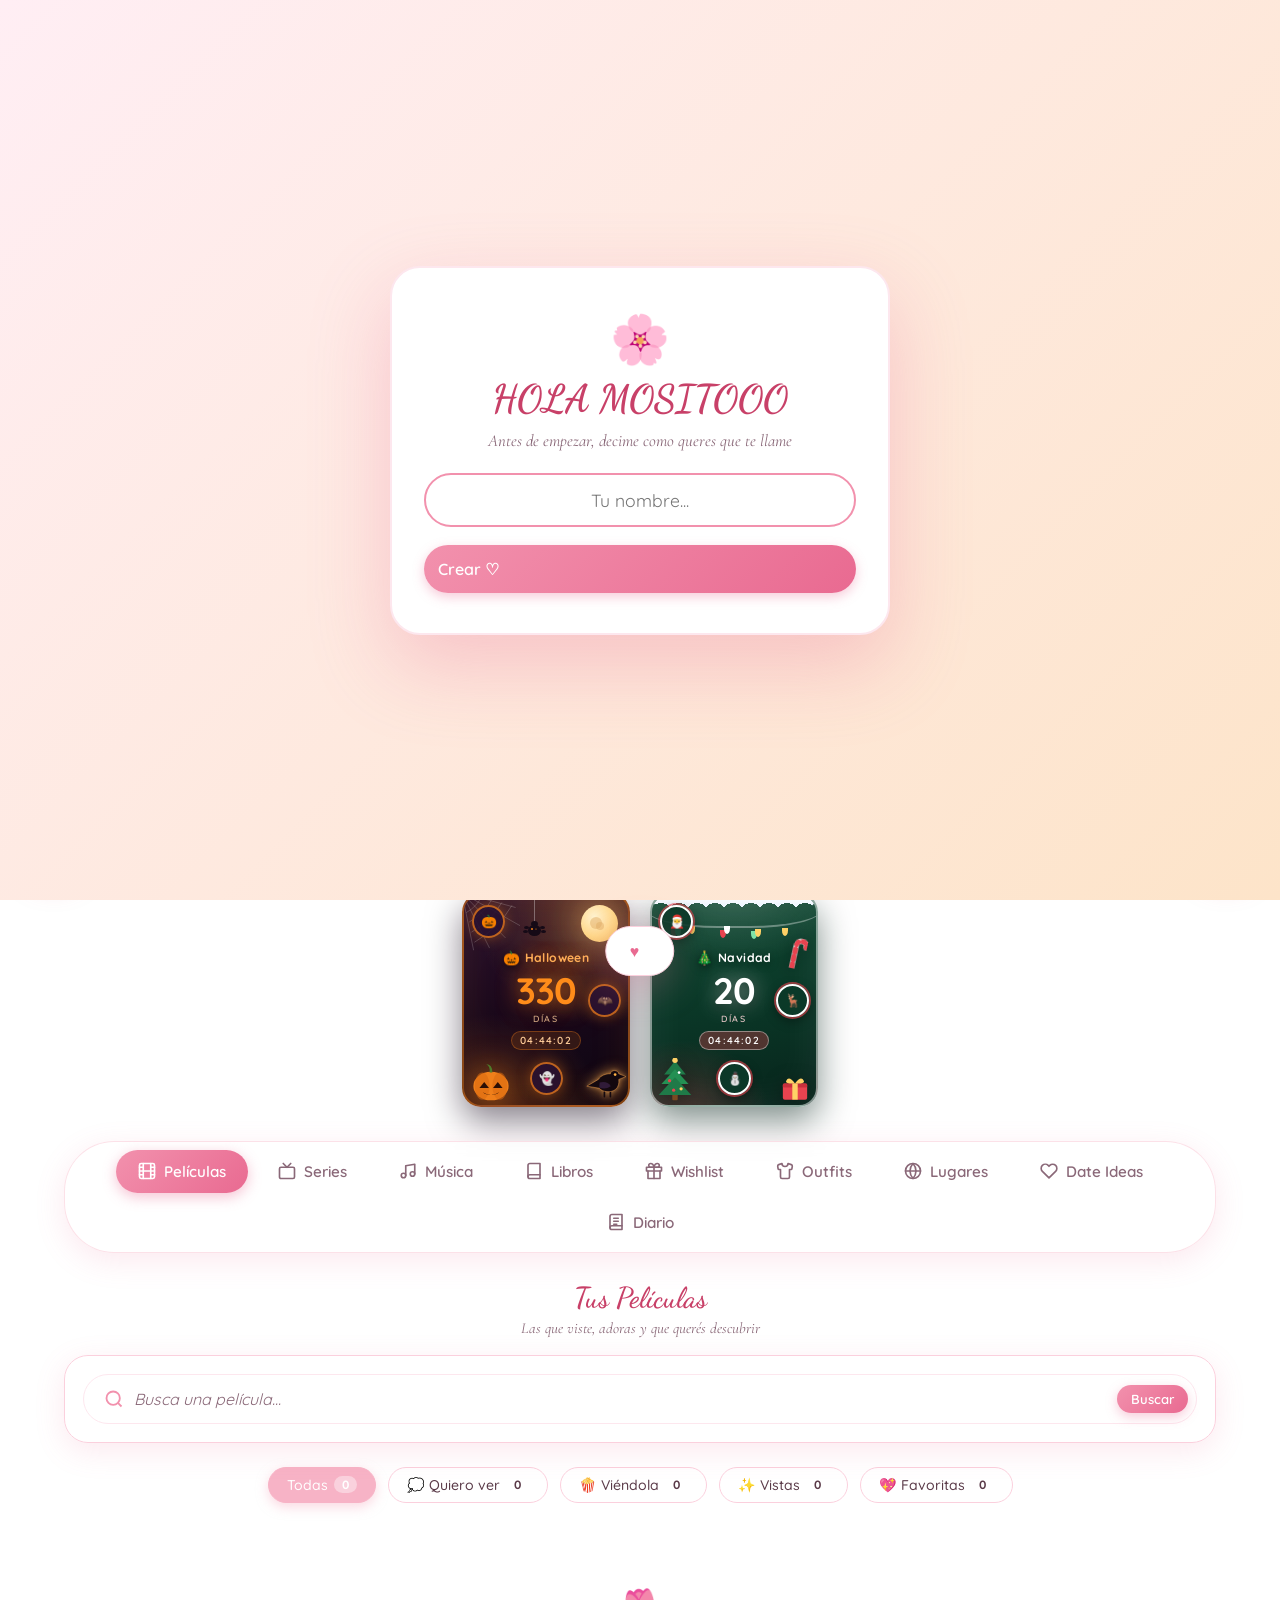
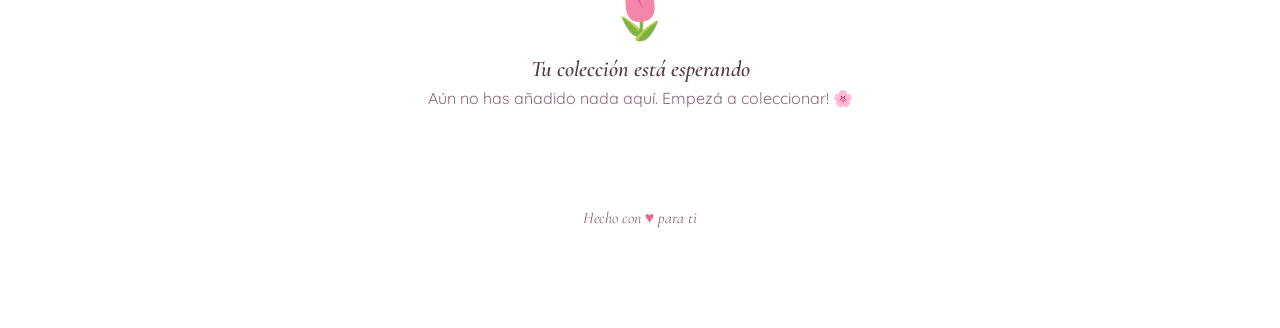
<file: index.html>
<!DOCTYPE html>
<html lang="es">
<head>
<meta charset="UTF-8" />
<meta name="viewport" content="width=device-width, initial-scale=1.0"/>
<title>Mi Rinconcito ♡</title>
<meta name="description" content="Un rinconcito personal para coleccionar películas, música, libros y deseos."/>
<meta name="theme-color" content="#f291ad"/>

<link rel="icon" type="image/png" href="favicon.png"/>
<link rel="apple-touch-icon" href="favicon.png"/>

<link rel="preconnect" href="https://fonts.googleapis.com">
<link rel="preconnect" href="https://fonts.gstatic.com" crossorigin>
<link href="https://fonts.googleapis.com/css2?family=Dancing+Script:wght@600;700&family=Quicksand:wght@400;500;600;700&family=Cormorant+Garamond:ital,wght@1,400;1,600&display=swap" rel="stylesheet">

<link rel="stylesheet" href="styles.css"/>

<!-- Aplica modo oscuro / Halloween antes de pintar (evita parpadeo) -->
<script>
  try{
    var s = JSON.parse(localStorage.getItem('cariList_settings_v2') || '{}') || {};
    // En octubre arranca con el ambiente de Halloween (que siempre es oscuro)
    var hw = new Date().getMonth() === 9 && !s.halloweenOff;
    if(hw) document.documentElement.setAttribute('data-season','halloween');
    if(hw || s.darkMode) document.documentElement.setAttribute('data-dark','true');
  }catch(e){}
</script>

</head>
<body>

<!-- ===== Flores SVG en las esquinas =====
     Si quieres reemplazarlas por una imagen de My Melody/Sanrio,
     simplemente sustituye cada <svg class="corner-flower ..."> por:
     <img class="corner-flower tl" src="tu-imagen.png" alt=""/>
-->
<svg class="corner-flower tl" viewBox="0 0 200 200" xmlns="http://www.w3.org/2000/svg" aria-hidden="true">
  <g>
    <circle cx="50" cy="50" r="14" fill="#fbd0dd"/>
    <circle cx="80" cy="40" r="10" fill="#f7b3c6"/>
    <circle cx="40" cy="80" r="11" fill="#f7b3c6"/>
    <circle cx="70" cy="75" r="8" fill="#fde4c9"/>
    <path d="M50 90 Q60 110 55 140" stroke="#c5d9b3" stroke-width="2.5" fill="none"/>
    <path d="M70 80 Q90 100 95 130" stroke="#c5d9b3" stroke-width="2.5" fill="none"/>
    <ellipse cx="58" cy="115" rx="6" ry="3" fill="#c5d9b3" transform="rotate(40 58 115)"/>
    <ellipse cx="85" cy="110" rx="6" ry="3" fill="#c5d9b3" transform="rotate(-30 85 110)"/>
    <g transform="translate(95,55)">
      <ellipse cx="0" cy="-12" rx="8" ry="14" fill="#f291ad"/>
      <ellipse cx="11" cy="-3" rx="14" ry="8" fill="#f291ad"/>
      <ellipse cx="-11" cy="-3" rx="14" ry="8" fill="#f291ad"/>
      <ellipse cx="6" cy="10" rx="10" ry="12" fill="#f291ad" transform="rotate(35 6 10)"/>
      <ellipse cx="-6" cy="10" rx="10" ry="12" fill="#f291ad" transform="rotate(-35 -6 10)"/>
      <circle cx="0" cy="0" r="5" fill="#d9a86c"/>
    </g>
  </g>
</svg>
<svg class="corner-flower tr" viewBox="0 0 200 200" xmlns="http://www.w3.org/2000/svg" aria-hidden="true">
  <g>
    <circle cx="50" cy="50" r="14" fill="#fbd0dd"/>
    <circle cx="80" cy="40" r="10" fill="#f7b3c6"/>
    <circle cx="40" cy="80" r="11" fill="#f7b3c6"/>
    <g transform="translate(95,55)">
      <ellipse cx="0" cy="-12" rx="8" ry="14" fill="#f291ad"/>
      <ellipse cx="11" cy="-3" rx="14" ry="8" fill="#f291ad"/>
      <ellipse cx="-11" cy="-3" rx="14" ry="8" fill="#f291ad"/>
      <ellipse cx="6" cy="10" rx="10" ry="12" fill="#f291ad" transform="rotate(35 6 10)"/>
      <ellipse cx="-6" cy="10" rx="10" ry="12" fill="#f291ad" transform="rotate(-35 -6 10)"/>
      <circle cx="0" cy="0" r="5" fill="#d9a86c"/>
    </g>
  </g>
</svg>
<svg class="corner-flower bl" viewBox="0 0 200 200" xmlns="http://www.w3.org/2000/svg" aria-hidden="true">
  <g>
    <circle cx="60" cy="60" r="12" fill="#fbd0dd"/>
    <circle cx="90" cy="55" r="9" fill="#f7b3c6"/>
    <g transform="translate(110,80)">
      <ellipse cx="0" cy="-12" rx="8" ry="14" fill="#f291ad"/>
      <ellipse cx="11" cy="-3" rx="14" ry="8" fill="#f291ad"/>
      <ellipse cx="-11" cy="-3" rx="14" ry="8" fill="#f291ad"/>
      <ellipse cx="6" cy="10" rx="10" ry="12" fill="#f291ad" transform="rotate(35 6 10)"/>
      <ellipse cx="-6" cy="10" rx="10" ry="12" fill="#f291ad" transform="rotate(-35 -6 10)"/>
      <circle cx="0" cy="0" r="5" fill="#d9a86c"/>
    </g>
  </g>
</svg>
<svg class="corner-flower br" viewBox="0 0 200 200" xmlns="http://www.w3.org/2000/svg" aria-hidden="true">
  <g>
    <circle cx="60" cy="60" r="12" fill="#fbd0dd"/>
    <circle cx="90" cy="55" r="9" fill="#f7b3c6"/>
    <g transform="translate(110,80)">
      <ellipse cx="0" cy="-12" rx="8" ry="14" fill="#f291ad"/>
      <ellipse cx="11" cy="-3" rx="14" ry="8" fill="#f291ad"/>
      <ellipse cx="-11" cy="-3" rx="14" ry="8" fill="#f291ad"/>
      <ellipse cx="6" cy="10" rx="10" ry="12" fill="#f291ad" transform="rotate(35 6 10)"/>
      <ellipse cx="-6" cy="10" rx="10" ry="12" fill="#f291ad" transform="rotate(-35 -6 10)"/>
      <circle cx="0" cy="0" r="5" fill="#d9a86c"/>
    </g>
  </g>
</svg>

<div class="petals" id="petals"></div>

<!-- ===== Halloween: telarañas y arañita (solo se ven con data-season="halloween") ===== -->
<svg class="hween-web tl" viewBox="0 0 200 200" xmlns="http://www.w3.org/2000/svg" aria-hidden="true"><g fill="none" stroke="#ffffff" stroke-width="1.3" stroke-linecap="round"><path d="M0 0 L200.0 0.0 M0 0 L177.9 54.4 M0 0 L140.9 98.7 M0 0 L104.6 144.0 M0 0 L55.6 181.7 M0 0 L0.0 200.0"/><path d="M40.0 0.0 Q32.5 4.7 35.6 10.9 M35.6 10.9 Q27.4 13.2 28.2 19.7 M28.2 19.7 Q21.1 20.9 20.9 28.8 M20.9 28.8 Q13.8 28.0 11.1 36.3 M11.1 36.3 Q4.8 32.8 0.0 40.0 M76.0 0.0 Q61.7 8.9 67.6 20.7 M67.6 20.7 Q52.1 25.0 53.5 37.5 M53.5 37.5 Q40.1 39.7 39.8 54.7 M39.8 54.7 Q26.2 53.2 21.1 69.0 M21.1 69.0 Q9.1 62.4 0.0 76.0 M114.0 0.0 Q92.6 13.3 101.4 31.0 M101.4 31.0 Q78.1 37.5 80.3 56.2 M80.3 56.2 Q60.2 59.5 59.6 82.1 M59.6 82.1 Q39.3 79.8 31.7 103.6 M31.7 103.6 Q13.6 93.6 0.0 114.0 M154.0 0.0 Q125.1 18.0 137.0 41.9 M137.0 41.9 Q105.5 50.7 108.5 76.0 M108.5 76.0 Q81.3 80.3 80.6 110.9 M80.6 110.9 Q53.0 107.8 42.8 139.9 M42.8 139.9 Q18.4 126.4 0.0 154.0 M194.0 0.0 Q157.6 22.7 172.5 52.7 M172.5 52.7 Q133.0 63.8 136.7 95.7 M136.7 95.7 Q102.4 101.2 101.5 139.7 M101.5 139.7 Q66.8 135.9 53.9 176.2 M53.9 176.2 Q23.2 159.2 0.0 194.0"/></g></svg>
<svg class="hween-web tr" viewBox="0 0 200 200" xmlns="http://www.w3.org/2000/svg" aria-hidden="true"><g fill="none" stroke="#ffffff" stroke-width="1.3" stroke-linecap="round"><path d="M0 0 L200.0 0.0 M0 0 L177.9 54.4 M0 0 L140.9 98.7 M0 0 L104.6 144.0 M0 0 L55.6 181.7 M0 0 L0.0 200.0"/><path d="M40.0 0.0 Q32.5 4.7 35.6 10.9 M35.6 10.9 Q27.4 13.2 28.2 19.7 M28.2 19.7 Q21.1 20.9 20.9 28.8 M20.9 28.8 Q13.8 28.0 11.1 36.3 M11.1 36.3 Q4.8 32.8 0.0 40.0 M76.0 0.0 Q61.7 8.9 67.6 20.7 M67.6 20.7 Q52.1 25.0 53.5 37.5 M53.5 37.5 Q40.1 39.7 39.8 54.7 M39.8 54.7 Q26.2 53.2 21.1 69.0 M21.1 69.0 Q9.1 62.4 0.0 76.0 M114.0 0.0 Q92.6 13.3 101.4 31.0 M101.4 31.0 Q78.1 37.5 80.3 56.2 M80.3 56.2 Q60.2 59.5 59.6 82.1 M59.6 82.1 Q39.3 79.8 31.7 103.6 M31.7 103.6 Q13.6 93.6 0.0 114.0 M154.0 0.0 Q125.1 18.0 137.0 41.9 M137.0 41.9 Q105.5 50.7 108.5 76.0 M108.5 76.0 Q81.3 80.3 80.6 110.9 M80.6 110.9 Q53.0 107.8 42.8 139.9 M42.8 139.9 Q18.4 126.4 0.0 154.0 M194.0 0.0 Q157.6 22.7 172.5 52.7 M172.5 52.7 Q133.0 63.8 136.7 95.7 M136.7 95.7 Q102.4 101.2 101.5 139.7 M101.5 139.7 Q66.8 135.9 53.9 176.2 M53.9 176.2 Q23.2 159.2 0.0 194.0"/></g></svg>
<div class="hween-spider" aria-hidden="true"><svg viewBox="0 0 26 24" xmlns="http://www.w3.org/2000/svg"><g fill="none" stroke="#150a1c" stroke-width="1.5" stroke-linecap="round"><path d="M10 11 L3 6 M10 13 L2 12 M10 15 L3 19 M11 17 L6 23"/><path d="M16 11 L23 6 M16 13 L24 12 M16 15 L23 19 M15 17 L20 23"/></g><circle cx="13" cy="8" r="3.6" fill="#150a1c"/><ellipse cx="13" cy="15.5" rx="5.4" ry="6" fill="#150a1c"/><circle cx="11.6" cy="7.6" r=".9" fill="#ff9838"/><circle cx="14.4" cy="7.6" r=".9" fill="#ff9838"/></svg></div>

<!-- ===== Botón de modo oscuro ===== -->
<button class="darkmode-toggle" id="darkToggle" title="Modo oscuro / claro" aria-label="Cambiar modo oscuro">
  <svg class="dm-moon" width="18" height="18" viewBox="0 0 24 24" fill="currentColor"><path d="M21 12.79A9 9 0 1 1 11.21 3 7 7 0 0 0 21 12.79z"/></svg>
  <svg class="dm-sun" width="18" height="18" viewBox="0 0 24 24" fill="none" stroke="currentColor" stroke-width="2.2" stroke-linecap="round"><circle cx="12" cy="12" r="4.5"/><path d="M12 2v2M12 20v2M4.9 4.9l1.4 1.4M17.7 17.7l1.4 1.4M2 12h2M20 12h2M4.9 19.1l1.4-1.4M17.7 6.3l1.4-1.4"/></svg>
</button>

<!-- ===== Botón del ambiente de Halloween (solo aparece en octubre) ===== -->
<button class="season-toggle" id="seasonToggle" hidden aria-pressed="false"
        title="Ambiente de Halloween" aria-label="Prender o apagar el ambiente de Halloween"><span>🎃</span></button>

<!-- ===== Botón a la página de letras lindas ===== -->
<a href="para-vos.html" class="letras-link" title="Tu rincón de letras lindas">
  <svg width="17" height="17" viewBox="0 0 24 24" fill="none" stroke="currentColor" stroke-width="2.2" stroke-linecap="round" stroke-linejoin="round"><path d="M12 20h9"/><path d="M16.5 3.5a2.121 2.121 0 0 1 3 3L7 19l-4 1 1-4L16.5 3.5z"/></svg>
  <span>Letras lindas</span>
  <span class="letras-sparkle">✨</span>
</a>

<!-- ===== Pantalla de bienvenida ===== -->
<div class="setup-screen" id="setupScreen">
  <div class="setup-card">
    <div style="font-size:3rem;margin-bottom:8px;">🌸</div>
    <h2>HOLA MOSITOOO</h2>
    <p>Antes de empezar, decime como queres que te llame</p>
    <input type="text" id="setupName" placeholder="Tu nombre..." maxlength="30"/>
    <button class="btn" id="setupBtn" style="width:100%;padding:14px;font-size:1rem;">Crear ♡</button>
  </div>
</div>

<div class="container">
  <header class="profile-card">
    <div class="profile-banner" id="profileBanner">
      <button class="profile-edit-btn" id="profileEditBtn" title="Editar perfil" aria-label="Editar perfil">
        <svg width="18" height="18" viewBox="0 0 24 24" fill="none" stroke="currentColor" stroke-width="2.2" stroke-linecap="round" stroke-linejoin="round"><path d="M12 20h9"/><path d="M16.5 3.5a2.121 2.121 0 0 1 3 3L7 19l-4 1 1-4L16.5 3.5z"/></svg>
      </button>
      <button class="settings-btn" id="settingsBtn" title="Ajustes" aria-label="Ajustes">
        <svg width="20" height="20" viewBox="0 0 24 24" fill="none" stroke="currentColor" stroke-width="2.2" stroke-linecap="round" stroke-linejoin="round"><circle cx="12" cy="12" r="3"/><path d="M19.4 15a1.65 1.65 0 0 0 .33 1.82l.06.06a2 2 0 0 1 0 2.83 2 2 0 0 1-2.83 0l-.06-.06a1.65 1.65 0 0 0-1.82-.33 1.65 1.65 0 0 0-1 1.51V21a2 2 0 0 1-4 0v-.09A1.65 1.65 0 0 0 9 19.4a1.65 1.65 0 0 0-1.82.33l-.06.06a2 2 0 0 1-2.83 0 2 2 0 0 1 0-2.83l.06-.06a1.65 1.65 0 0 0 .33-1.82 1.65 1.65 0 0 0-1.51-1H3a2 2 0 0 1 0-4h.09A1.65 1.65 0 0 0 4.6 9a1.65 1.65 0 0 0-.33-1.82l-.06-.06a2 2 0 0 1 0-2.83 2 2 0 0 1 2.83 0l.06.06a1.65 1.65 0 0 0 1.82.33H9a1.65 1.65 0 0 0 1-1.51V3a2 2 0 0 1 4 0v.09a1.65 1.65 0 0 0 1 1.51 1.65 1.65 0 0 0 1.82-.33l.06-.06a2 2 0 0 1 2.83 0 2 2 0 0 1 0 2.83l-.06.06a1.65 1.65 0 0 0-.33 1.82V9a1.65 1.65 0 0 0 1.51 1H21a2 2 0 0 1 0 4h-.09a1.65 1.65 0 0 0-1.51 1z"/></svg>
      </button>
    </div>
    <div class="profile-avatar-wrap">
      <div class="profile-avatar" id="profileAvatar">🌸</div>
    </div>
    <div class="profile-info">
      <div class="greeting" id="greetingTime">Buenos días</div>
      <h1 class="title" id="userName">Mi Rincón</h1>
      <div class="profile-bio" id="profileBio"></div>
      <div class="anniversary-card" id="anniversaryCard"></div>
      <div class="heart-divider">♡</div>
      <div class="subtitle" id="randomQuote">"Coleccionando cosas bonitas"</div>
      <div class="profile-actions">
        <button class="btn ghost small" id="openStickersBtn">🎀 Sticker Book <span class="stickers-count-badge" id="stickersCount">0/15</span></button>
        <button class="btn ghost small" id="openRouletteBtn">🎡 Ruleta de indecisión</button>
        <button class="btn ghost small" id="openFriendsBtn">👯‍♀️ Amigos</button>
      </div>
    </div>
  </header>

  <div class="stats" id="stats"></div>

  <!-- ===== Contadores de Halloween y Navidad ===== -->
  <div class="holiday-counters" id="holidayCounters">

    <!-- ---------- HALLOWEEN ---------- -->
    <div class="holi-card holi-hw" id="holiHw">
      <div class="holi-bg">
        <span class="hw-moon holi-sfx" data-sfx="howl" role="button" tabindex="0"
              aria-label="Aullido de lobo" title="Tocá para escuchar 🌕"></span>
        <svg class="hw-web" viewBox="0 0 80 80" aria-hidden="true">
          <g fill="none" stroke="rgba(255,255,255,.35)" stroke-width="1">
            <path d="M0 0 L80 45 M0 0 L60 62 M0 0 L38 76 M0 0 L74 20 M0 0 L16 79"/>
            <path d="M14 2 Q10 10 3 14"/>
            <path d="M27 5 Q20 19 6 27"/>
            <path d="M41 9 Q30 29 10 40"/>
            <path d="M55 13 Q40 39 13 54"/>
            <path d="M69 17 Q50 49 17 68"/>
          </g>
        </svg>
        <span class="hw-spider holi-sfx" data-sfx="spider" role="button" tabindex="0"
              aria-label="Sonido de araña" title="Tocá para escuchar 🕷️"><i aria-hidden="true"></i></span>
        <span class="hw-bat b1" aria-hidden="true"></span>
        <span class="hw-bat b2" aria-hidden="true"></span>
        <span class="hw-bat b3" aria-hidden="true"></span>
        <svg class="hw-pumpkin holi-sfx" data-sfx="cackle" role="button" tabindex="0"
             aria-label="Risa de bruja" viewBox="0 0 64 56"><title>Tocá para escuchar 🎃</title>
          <ellipse cx="32" cy="34" rx="26" ry="21" fill="#ef7f1a"/>
          <ellipse cx="19" cy="34" rx="11" ry="20" fill="#d96a10" opacity=".55"/>
          <ellipse cx="45" cy="34" rx="11" ry="20" fill="#d96a10" opacity=".55"/>
          <path d="M30 14 q1 -9 -5 -12 q9 0 9 12z" fill="#4e7a2a"/>
          <path d="M22 28 l7 9 -14 0z" fill="#2a0f05"/>
          <path d="M42 28 l-7 9 14 0z" fill="#2a0f05"/>
          <path d="M20 43 q12 8 24 0 q-4 4 -12 4 q-8 0 -12 -4z" fill="#2a0f05"/>
        </svg>
        <svg class="hw-crow holi-sfx" data-sfx="caw" role="button" tabindex="0"
             aria-label="Graznido de cuervo" viewBox="0 0 52 40"><title>Tocá para escuchar 🐦‍⬛</title>
          <path d="M24 31 v6 M31.5 31 v6" stroke="#14090f" stroke-width="2.1" stroke-linecap="round" fill="none"/>
          <path d="M51 12 L42 8.5 C41 3.2 32.6 2.8 31.5 8.5 C26 8 19 11 16.5 15.5
                   L2 24 L17.5 26.5 C22 31.6 32 32.6 38 28 C41.6 25 42.6 20 42 15.5 Z"
                fill="#14090f" stroke="rgba(255,168,80,.5)" stroke-width="1.1" stroke-linejoin="round"/>
          <path d="M18 19.5 q9.5 -2.5 14 4.5 q-7 5 -14.5 1.5z" fill="#301b38"/>
          <circle cx="37.4" cy="9.4" r="1.7" fill="#ffb347"/>
        </svg>
      </div>

      <div class="holi-inner">
        <div class="holi-head">
          <span class="holi-emoji">🎃</span>
          <span class="holi-name">Halloween</span>
        </div>
        <div class="holi-count" id="hwCount"></div>
        <div class="holi-photos" data-fest="hw">
          <button class="holi-photo" data-fest="hw" data-slot="0" title="Poner una foto">🎃</button>
          <button class="holi-photo" data-fest="hw" data-slot="1" title="Poner una foto">🦇</button>
          <button class="holi-photo" data-fest="hw" data-slot="2" title="Poner una foto">👻</button>
        </div>
      </div>
    </div>

    <!-- ---------- NAVIDAD ---------- -->
    <div class="holi-card holi-xmas" id="holiXmas">
      <div class="holi-bg">
        <span class="xm-snowcap" aria-hidden="true"></span>
        <span class="xm-lights holi-sfx" data-sfx="twinkle" role="button" tabindex="0"
              aria-label="Tintineo de las luces" title="Tocá para escuchar ✨"></span>
        <span class="xm-snow s1" aria-hidden="true"></span><span class="xm-snow s2" aria-hidden="true"></span>
        <span class="xm-snow s3" aria-hidden="true"></span><span class="xm-snow s4" aria-hidden="true"></span>
        <span class="xm-snow s5" aria-hidden="true"></span><span class="xm-snow s6" aria-hidden="true"></span>
        <span class="xm-snow s7" aria-hidden="true"></span><span class="xm-snow s8" aria-hidden="true"></span>
        <svg class="xm-tree holi-sfx" data-sfx="sleigh" role="button" tabindex="0"
             aria-label="Cascabeles de trineo" viewBox="0 0 56 64"><title>Tocá para escuchar 🎄</title>
          <rect x="24" y="52" width="8" height="10" rx="1.5" fill="#7a4a22"/>
          <path d="M28 4 L44 24 L12 24z" fill="#1f7a48"/>
          <path d="M28 16 L48 38 L8 38z" fill="#249053"/>
          <path d="M28 28 L52 54 L4 54z" fill="#1f7a48"/>
          <circle cx="28" cy="3" r="4" fill="#ffd166"/>
          <circle cx="20" cy="33" r="2.4" fill="#e8434f"/>
          <circle cx="37" cy="45" r="2.4" fill="#ffd166"/>
          <circle cx="26" cy="47" r="2.4" fill="#e8434f"/>
          <circle cx="34" cy="21" r="2" fill="#fff"/>
        </svg>
        <svg class="xm-cane holi-sfx" data-sfx="jingle" role="button" tabindex="0"
             aria-label="Melodía de Jingle Bells" viewBox="0 0 26 54"><title>Tocá para escuchar 🍬</title>
          <path d="M9 52 L9 20 q0 -11 8 -11 q8 0 8 9" fill="none" stroke="#fff" stroke-width="8" stroke-linecap="round"/>
          <path d="M9 52 L9 20 q0 -11 8 -11 q8 0 8 9" fill="none" stroke="#e8434f" stroke-width="8"
                stroke-linecap="round" stroke-dasharray="5 7"/>
        </svg>
        <svg class="xm-gift holi-sfx" data-sfx="sparkle" role="button" tabindex="0"
             aria-label="Sonido mágico de regalo" viewBox="0 0 44 40"><title>Tocá para escuchar 🎁</title>
          <rect x="4" y="14" width="36" height="24" rx="3" fill="#e8434f"/>
          <rect x="4" y="14" width="36" height="6" rx="2" fill="#c9303c"/>
          <rect x="18" y="14" width="8" height="24" fill="#ffd166"/>
          <path d="M22 14 q-9 -12 -13 -4 q-2 5 13 4z" fill="#ffd166"/>
          <path d="M22 14 q9 -12 13 -4 q2 5 -13 4z" fill="#ffd166"/>
        </svg>
      </div>

      <div class="holi-inner">
        <div class="holi-head">
          <span class="holi-emoji">🎄</span>
          <span class="holi-name">Navidad</span>
        </div>
        <div class="holi-count" id="xmasCount"></div>
        <div class="holi-photos" data-fest="xmas">
          <button class="holi-photo" data-fest="xmas" data-slot="0" title="Poner una foto">🎅</button>
          <button class="holi-photo" data-fest="xmas" data-slot="1" title="Poner una foto">🦌</button>
          <button class="holi-photo" data-fest="xmas" data-slot="2" title="Poner una foto">⛄</button>
        </div>
      </div>
    </div>

  </div>


  <!-- ===== Tabs de categoría ===== -->
  <div class="category-tabs">
    <button class="cat-tab active" data-cat="movies">
      <svg width="18" height="18" viewBox="0 0 24 24" fill="none" stroke="currentColor" stroke-width="2.2" stroke-linecap="round" stroke-linejoin="round"><rect x="2" y="2" width="20" height="20" rx="2.18" ry="2.18"/><line x1="7" y1="2" x2="7" y2="22"/><line x1="17" y1="2" x2="17" y2="22"/><line x1="2" y1="12" x2="22" y2="12"/><line x1="2" y1="7" x2="7" y2="7"/><line x1="2" y1="17" x2="7" y2="17"/><line x1="17" y1="17" x2="22" y2="17"/><line x1="17" y1="7" x2="22" y2="7"/></svg>
      Películas
    </button>
    <button class="cat-tab" data-cat="series">
      <svg width="18" height="18" viewBox="0 0 24 24" fill="none" stroke="currentColor" stroke-width="2.2" stroke-linecap="round" stroke-linejoin="round"><rect x="2" y="7" width="20" height="15" rx="2"/><polyline points="17 2 12 7 7 2"/></svg>
      Series
    </button>
    <button class="cat-tab" data-cat="music">
      <svg width="18" height="18" viewBox="0 0 24 24" fill="none" stroke="currentColor" stroke-width="2.2" stroke-linecap="round" stroke-linejoin="round"><path d="M9 18V5l12-2v13"/><circle cx="6" cy="18" r="3"/><circle cx="18" cy="16" r="3"/></svg>
      Música
    </button>
    <button class="cat-tab" data-cat="books">
      <svg width="18" height="18" viewBox="0 0 24 24" fill="none" stroke="currentColor" stroke-width="2.2" stroke-linecap="round" stroke-linejoin="round"><path d="M4 19.5A2.5 2.5 0 0 1 6.5 17H20"/><path d="M6.5 2H20v20H6.5A2.5 2.5 0 0 1 4 19.5v-15A2.5 2.5 0 0 1 6.5 2z"/></svg>
      Libros
    </button>
    <button class="cat-tab" data-cat="wishlist">
      <svg width="18" height="18" viewBox="0 0 24 24" fill="none" stroke="currentColor" stroke-width="2.2" stroke-linecap="round" stroke-linejoin="round"><polyline points="20 12 20 22 4 22 4 12"/><rect x="2" y="7" width="20" height="5"/><line x1="12" y1="22" x2="12" y2="7"/><path d="M12 7H7.5a2.5 2.5 0 0 1 0-5C11 2 12 7 12 7z"/><path d="M12 7h4.5a2.5 2.5 0 0 0 0-5C13 2 12 7 12 7z"/></svg>
      Wishlist
    </button>
    <button class="cat-tab" data-cat="outfits">
      <svg width="18" height="18" viewBox="0 0 24 24" fill="none" stroke="currentColor" stroke-width="2.2" stroke-linecap="round" stroke-linejoin="round"><path d="M20.38 3.46 16 2a4 4 0 0 1-8 0L3.62 3.46a2 2 0 0 0-1.34 2.23l.58 3.47a1 1 0 0 0 .99.84H6v10c0 1.1.9 2 2 2h8a2 2 0 0 0 2-2V10h2.15a1 1 0 0 0 .99-.84l.58-3.47a2 2 0 0 0-1.34-2.23Z"/></svg>
      Outfits
    </button>
    <button class="cat-tab" data-cat="places">
      <svg width="18" height="18" viewBox="0 0 24 24" fill="none" stroke="currentColor" stroke-width="2.2" stroke-linecap="round" stroke-linejoin="round"><circle cx="12" cy="12" r="10"/><line x1="2" y1="12" x2="22" y2="12"/><path d="M12 2a15.3 15.3 0 0 1 4 10 15.3 15.3 0 0 1-4 10 15.3 15.3 0 0 1-4-10 15.3 15.3 0 0 1 4-10z"/></svg>
      Lugares
    </button>
    <button class="cat-tab" data-cat="dates">
      <svg width="18" height="18" viewBox="0 0 24 24" fill="none" stroke="currentColor" stroke-width="2.2" stroke-linecap="round" stroke-linejoin="round"><path d="M20.84 4.61a5.5 5.5 0 0 0-7.78 0L12 5.67l-1.06-1.06a5.5 5.5 0 0 0-7.78 7.78l1.06 1.06L12 21.23l7.78-7.78 1.06-1.06a5.5 5.5 0 0 0 0-7.78z"/></svg>
      Date Ideas
    </button>
    <button class="cat-tab" data-cat="diary">
      <svg width="18" height="18" viewBox="0 0 24 24" fill="none" stroke="currentColor" stroke-width="2.2" stroke-linecap="round" stroke-linejoin="round"><path d="M4 19.5A2.5 2.5 0 0 1 6.5 17H20"/><path d="M6.5 2H20v20H6.5A2.5 2.5 0 0 1 4 19.5v-15A2.5 2.5 0 0 1 6.5 2z"/><line x1="9" y1="7" x2="15" y2="7"/><line x1="9" y1="11" x2="15" y2="11"/><line x1="9" y1="15" x2="13" y2="15"/></svg>
      Diario
    </button>
  </div>

  <!-- ===== Películas ===== -->
  <section class="cat-content active" id="cat-movies">
    <h2 class="section-title">Tus Películas</h2>
    <p class="section-subtitle">Las que viste, adoras y que querés descubrir</p>

    <div class="search-box">
      <div class="search-bar">
        <svg width="20" height="20" viewBox="0 0 24 24" fill="none" stroke="currentColor" stroke-width="2.2"><circle cx="11" cy="11" r="8"/><line x1="21" y1="21" x2="16.65" y2="16.65"/></svg>
        <input type="text" id="searchMovies" placeholder="Busca una película..."/>
        <button class="btn small" id="searchMoviesBtn">Buscar</button>
      </div>
      <div class="search-results" id="searchMoviesResults"></div>
    </div>

    <div class="status-tabs" data-cat="movies">
      <button class="status-tab active" data-status="all">Todas <span class="count" id="movies-count-all">0</span></button>
      <button class="status-tab" data-status="want">💭 Quiero ver <span class="count" id="movies-count-want">0</span></button>
      <button class="status-tab" data-status="current">🍿 Viéndola <span class="count" id="movies-count-current">0</span></button>
      <button class="status-tab" data-status="watched">✨ Vistas <span class="count" id="movies-count-watched">0</span></button>
      <button class="status-tab" data-status="loved">💖 Favoritas <span class="count" id="movies-count-loved">0</span></button>
    </div>

    <div class="items-grid" id="moviesList"></div>
  </section>

  <!-- ===== Series ===== -->
  <section class="cat-content" id="cat-series">
    <h2 class="section-title">Tus Series</h2>
    <p class="section-subtitle">Las que devoraste, adoras y tenés pendientes</p>

    <div class="search-box">
      <div class="search-bar">
        <svg width="20" height="20" viewBox="0 0 24 24" fill="none" stroke="currentColor" stroke-width="2.2"><circle cx="11" cy="11" r="8"/><line x1="21" y1="21" x2="16.65" y2="16.65"/></svg>
        <input type="text" id="searchSeries" placeholder="Busca una serie..."/>
        <button class="btn small" id="searchSeriesBtn">Buscar</button>
      </div>
      <div class="search-results" id="searchSeriesResults"></div>
    </div>

    <div class="status-tabs" data-cat="series">
      <button class="status-tab active" data-status="all">Todas <span class="count" id="series-count-all">0</span></button>
      <button class="status-tab" data-status="want">💭 Quiero ver <span class="count" id="series-count-want">0</span></button>
      <button class="status-tab" data-status="current">📺 Viéndola <span class="count" id="series-count-current">0</span></button>
      <button class="status-tab" data-status="watched">✨ Vistas <span class="count" id="series-count-watched">0</span></button>
      <button class="status-tab" data-status="loved">💖 Favoritas <span class="count" id="series-count-loved">0</span></button>
    </div>

    <div class="items-grid" id="seriesList"></div>
  </section>

  <!-- ===== Música ===== -->
  <section class="cat-content" id="cat-music">
    <h2 class="section-title">Tu Música</h2>
    <p class="section-subtitle">Canciones y álbumes te gustan o buscas</p>

    <div class="search-box">
      <div class="search-bar">
        <svg width="20" height="20" viewBox="0 0 24 24" fill="none" stroke="currentColor" stroke-width="2.2"><circle cx="11" cy="11" r="8"/><line x1="21" y1="21" x2="16.65" y2="16.65"/></svg>
        <input type="text" id="searchMusic" placeholder="Busca una canción o artista..."/>
        <button class="btn small" id="searchMusicBtn">Buscar</button>
      </div>
      <div class="search-results" id="searchMusicResults"></div>
    </div>

    <div class="status-tabs" data-cat="music">
      <button class="status-tab active" data-status="all">Todas <span class="count" id="music-count-all">0</span></button>
      <button class="status-tab" data-status="want">💭 Quiero escuchar <span class="count" id="music-count-want">0</span></button>
      <button class="status-tab" data-status="watched">✨ Escuchadas <span class="count" id="music-count-watched">0</span></button>
      <button class="status-tab" data-status="loved">💖 Favoritas <span class="count" id="music-count-loved">0</span></button>
    </div>

    <div class="items-grid" id="musicList"></div>
  </section>

  <!-- ===== Libros ===== -->
  <section class="cat-content" id="cat-books">
    <h2 class="section-title">Tus Libros</h2>
    <p class="section-subtitle">Que quieres ver, viste o amas</p>

    <div class="search-box">
      <div class="search-bar">
        <svg width="20" height="20" viewBox="0 0 24 24" fill="none" stroke="currentColor" stroke-width="2.2"><circle cx="11" cy="11" r="8"/><line x1="21" y1="21" x2="16.65" y2="16.65"/></svg>
        <input type="text" id="searchBooks" placeholder="Busca un libro o autor..."/>
        <button class="btn small" id="searchBooksBtn">Buscar</button>
      </div>
      <div class="search-results" id="searchBooksResults"></div>
    </div>

    <div class="status-tabs" data-cat="books">
      <button class="status-tab active" data-status="all">Todos <span class="count" id="books-count-all">0</span></button>
      <button class="status-tab" data-status="want">💭 Quiero leer <span class="count" id="books-count-want">0</span></button>
      <button class="status-tab" data-status="current">📖 Leyéndolo <span class="count" id="books-count-current">0</span></button>
      <button class="status-tab" data-status="watched">✨ Leídos <span class="count" id="books-count-watched">0</span></button>
      <button class="status-tab" data-status="loved">💖 Favoritos <span class="count" id="books-count-loved">0</span></button>
    </div>

    <div class="items-grid" id="booksList"></div>
  </section>

  <!-- ===== Wishlist ===== -->
  <section class="cat-content" id="cat-wishlist">
    <h2 class="section-title">Tu Wishlist</h2>
    <p class="section-subtitle">Maquillaje, adornos, figuras, ropa... todas tus cositas soñadas</p>

    <div class="search-box" style="text-align:center;background:rgba(255,255,255,0.7);">
      <p style="color:var(--text-soft);font-style:italic;margin-bottom:10px;">No hay buscador automático aquí — toca el botón <strong>+</strong> de abajo y añade lo que quieras con foto, precio y enlace ✨</p>
    </div>

    <div class="status-tabs" data-cat="wishlist">
      <button class="status-tab active" data-status="all">Todos <span class="count" id="wishlist-count-all">0</span></button>
      <button class="status-tab" data-status="want">💭 Quiero <span class="count" id="wishlist-count-want">0</span></button>
      <button class="status-tab" data-status="watched">🎁 Lo tengo <span class="count" id="wishlist-count-watched">0</span></button>
      <button class="status-tab" data-status="loved">💖 Top deseo <span class="count" id="wishlist-count-loved">0</span></button>
    </div>

    <div class="items-grid" id="wishlistList"></div>
  </section>

  <!-- ===== Outfits / OOTD ===== -->
  <section class="cat-content" id="cat-outfits">
    <h2 class="section-title">Tus Outfits</h2>
    <p class="section-subtitle">Looks que te enamoran · sube fotos o pega URLs de Pinterest 👗</p>

    <div class="search-box" style="text-align:center;background:rgba(255,255,255,0.7);">
      <p style="color:var(--text-soft);font-style:italic;margin-bottom:10px;">Tocá el botón <strong>+</strong> de abajo para agregar un look. Podés subir foto o pegar la URL desde Pinterest ✨</p>
    </div>

    <div class="status-tabs" data-cat="outfits">
      <button class="status-tab active" data-status="all">Todos <span class="count" id="outfits-count-all">0</span></button>
      <button class="status-tab" data-status="want">💭 Me inspira <span class="count" id="outfits-count-want">0</span></button>
      <button class="status-tab" data-status="watched">👗 Lo armé <span class="count" id="outfits-count-watched">0</span></button>
      <button class="status-tab" data-status="loved">💖 Favoritos <span class="count" id="outfits-count-loved">0</span></button>
    </div>

    <div class="items-grid" id="outfitsList"></div>
  </section>

  <!-- ===== Lugares ===== -->
  <section class="cat-content" id="cat-places">
    <h2 class="section-title">Tus Lugares</h2>
    <p class="section-subtitle">A dónde quieres ir, dónde fuiste, dónde sueñas 🗺️</p>

    <div class="search-box" style="text-align:center;background:rgba(255,255,255,0.7);">
      <p style="color:var(--text-soft);font-style:italic;margin-bottom:10px;">Agregá un lugar con el botón <strong>+</strong>. Sumá foto, ciudad y un comentario ✨</p>
    </div>

    <div class="status-tabs" data-cat="places">
      <button class="status-tab active" data-status="all">Todos <span class="count" id="places-count-all">0</span></button>
      <button class="status-tab" data-status="want">✈️ Quiero ir <span class="count" id="places-count-want">0</span></button>
      <button class="status-tab" data-status="watched">🌍 Ya fui <span class="count" id="places-count-watched">0</span></button>
      <button class="status-tab" data-status="loved">💖 Favoritos <span class="count" id="places-count-loved">0</span></button>
    </div>

    <div class="items-grid" id="placesList"></div>
  </section>


  <!-- ===== Date Ideas ===== -->
  <section class="cat-content" id="cat-dates">
    <h2 class="section-title">Date Ideas 💕</h2>
    <p class="section-subtitle">Planes lindos para hacer en pareja, marcalos cuando los hagan</p>

    <div class="search-box" style="text-align:center;background:rgba(255,255,255,0.7);">
      <p style="color:var(--text-soft);font-style:italic;margin-bottom:10px;">Agregá ideas con el botón <strong>+</strong>. Cuando lo hagan, marcalo como ¡Hecho! ✨</p>
    </div>

    <div class="status-tabs" data-cat="dates">
      <button class="status-tab active" data-status="all">Todos <span class="count" id="dates-count-all">0</span></button>
      <button class="status-tab" data-status="want">💡 Ideas <span class="count" id="dates-count-want">0</span></button>
      <button class="status-tab" data-status="watched">✓ ¡Hechos! <span class="count" id="dates-count-watched">0</span></button>
      <button class="status-tab" data-status="loved">💖 Favoritos <span class="count" id="dates-count-loved">0</span></button>
    </div>

    <div class="items-grid" id="datesList"></div>
  </section>

  <!-- ===== Diario (libro con páginas) ===== -->
  <section class="cat-content" id="cat-diary">
    <h2 class="section-title">Tu Diario</h2>
    <p class="section-subtitle">Tu librito de pensamientos · escribe lo que quieras, las páginas se guardan solas ✨</p>

    <div class="diary-book" id="diaryBook">
      <div class="diary-corner-flower">
        <svg viewBox="0 0 60 60" xmlns="http://www.w3.org/2000/svg" aria-hidden="true">
          <g transform="translate(30,30)">
            <ellipse cx="0" cy="-10" rx="6" ry="10" fill="currentColor" opacity="0.4"/>
            <ellipse cx="9" cy="-3" rx="10" ry="6" fill="currentColor" opacity="0.4"/>
            <ellipse cx="-9" cy="-3" rx="10" ry="6" fill="currentColor" opacity="0.4"/>
            <ellipse cx="5" cy="8" rx="7" ry="9" fill="currentColor" opacity="0.4" transform="rotate(35 5 8)"/>
            <ellipse cx="-5" cy="8" rx="7" ry="9" fill="currentColor" opacity="0.4" transform="rotate(-35 -5 8)"/>
            <circle cx="0" cy="0" r="3.5" fill="currentColor" opacity="0.6"/>
          </g>
        </svg>
      </div>

      <div class="diary-page-header">
        <input type="date" class="diary-date-input" id="diaryDateInput" title="Fecha de la entrada"/>
        <div class="diary-actions">
          <span class="diary-saving" id="diarySaving">guardando...</span>
          <button class="icon-btn" id="diaryDeletePage" title="Eliminar esta página">
            <svg width="14" height="14" viewBox="0 0 24 24" fill="none" stroke="currentColor" stroke-width="2.2" stroke-linecap="round" stroke-linejoin="round"><polyline points="3 6 5 6 21 6"/><path d="M19 6l-2 14a2 2 0 0 1-2 2H9a2 2 0 0 1-2-2L5 6"/><path d="M10 11v6M14 11v6"/></svg>
          </button>
        </div>
      </div>

      <textarea class="diary-content" id="diaryContent" placeholder="Querido diario..."></textarea>

      <div class="diary-footer">
        <button class="diary-nav" id="diaryPrev">← Anterior</button>
        <div class="diary-page-info">
          Página <span id="diaryPageNum">1</span> de <span id="diaryPageTotal">1</span>
        </div>
        <button class="diary-nav" id="diaryNext">Siguiente →</button>
      </div>

      <button class="btn diary-new-page-btn" id="diaryNewPage">＋ Nueva página</button>
    </div>
  </section>

  <footer>
    Hecho con <span class="heart-tiny">♥</span> para ti
  </footer>
</div>

<!-- ===== Modal: añadir / editar item ===== -->
<div class="modal-bg" id="itemModal" aria-hidden="true">
  <div class="modal" role="dialog">
    <button class="modal-close" id="itemModalClose" aria-label="Cerrar">✕</button>
    <h2 id="modalTitle">Añadir a tu colección</h2>

    <div class="form-row image-picker">
      <label>Imagen / Portada</label>
      <div class="image-preview-box">
        <img id="imgPreview" alt="" style="display:none"/>
        <span id="imgPlaceholder">🌷</span>
      </div>
      <div class="image-controls">
        <button type="button" class="btn ghost small" id="uploadImgBtn">📷 Subir foto</button>
        <input type="file" id="uploadImgInput" accept="image/*" style="display:none"/>
        <button type="button" class="btn ghost small" id="clearImgBtn">Quitar</button>
        <input type="text" id="imgUrlInput" placeholder="O pega una URL de imagen..."/>
      </div>
    </div>

    <div class="form-row">
      <label>Título</label>
      <input type="text" id="fTitle"/>
    </div>

    <div class="form-row">
      <label id="fMetaLabel">Detalles</label>
      <input type="text" id="fMeta" placeholder="Año, director, autor..."/>
    </div>

    <div class="form-row wishlist-only">
      <label>Precio (opcional)</label>
      <input type="text" id="fPrice" placeholder="$..."/>
    </div>

    <div class="form-row wishlist-only">
      <label>Enlace para verlo o comprarlo (opcional)</label>
      <input type="text" id="fLink" placeholder="https://..."/>
    </div>

    <div class="form-row event-only">
      <label id="fDateLabel">Fecha</label>
      <input type="date" id="fDate"/>
    </div>

    <div class="form-row event-only">
      <label id="fCommentsLabel">Comentarios</label>
      <textarea id="fComments" placeholder="Lo que sintieron, opiniones, recuerdos..."></textarea>
    </div>

    <div class="form-row">
      <label>¿En qué estado lo pongo?</label>
      <div class="pill-group" id="statusPills">
        <div class="pill active" data-status="want">💭 Quiero verla</div>
        <div class="pill" data-status="watched">✨ Ya la vi</div>
        <div class="pill" data-status="loved">💖 Me encantó</div>
      </div>
    </div>

    <div class="form-row" id="ratingRow">
      <label>¿Cuánto te gustó? (corazones)</label>
      <div class="rating-input" id="ratingInput">
        <span class="heart" data-r="1">♥</span>
        <span class="heart" data-r="2">♥</span>
        <span class="heart" data-r="3">♥</span>
        <span class="heart" data-r="4">♥</span>
        <span class="heart" data-r="5">♥</span>
      </div>
    </div>

    <div class="form-row">
      <label>Tu notita (lo que sentiste, una frase favorita...)</label>
      <textarea id="fNote" placeholder="Escribe algo bonito sobre esto..."></textarea>
    </div>

    <div class="modal-actions">
      <button class="btn ghost" id="deleteBtn" style="display:none;margin-right:auto;">Eliminar</button>
      <button class="btn ghost" id="cancelBtn">Cancelar</button>
      <button class="btn" id="saveBtn">Guardar ♡</button>
    </div>
  </div>
</div>

<!-- ===== Modal: ajustes ===== -->
<div class="modal-bg" id="settingsModal" aria-hidden="true">
  <div class="modal" role="dialog">
    <button class="modal-close" id="settingsClose" aria-label="Cerrar">✕</button>
    <h2>Ajustes</h2>
    <div class="form-row">
      <label>Tu nombre</label>
      <input type="text" id="setName"/>
    </div>

    <div class="form-row">
      <label>Paleta de colores 🎨</label>
      <div class="theme-picker">
        <button type="button" class="theme-option" data-theme="melody" style="--c:#f291ad"><span class="theme-dot"></span>My Melody</button>
        <button type="button" class="theme-option" data-theme="kuromi" style="--c:#8855a8"><span class="theme-dot"></span>Kuromi</button>
        <button type="button" class="theme-option" data-theme="cinnamoroll" style="--c:#5eafe7"><span class="theme-dot"></span>Cinnamoroll</button>
        <button type="button" class="theme-option" data-theme="pompompurin" style="--c:#efad3a"><span class="theme-dot"></span>Pompompurin</button>
      </div>
      <small>Cambia toda la paleta de la web. ¡Probá las cuatro!</small>
    </div>

    <div class="form-row">
      <label>Clave API de TMDB (para buscar películas y series)</label>
      <input type="text" id="setTmdb" placeholder="Pégala aquí..."/>
    </div>
    <div class="form-row">
      <label>☁️ Nube para amigos · URL del proyecto</label>
      <input type="text" id="setSbUrl" placeholder="https://xxxxx.supabase.co"/>
      <small>De Supabase → Settings → API → <b>Project URL</b></small>
    </div>
    <div class="form-row">
      <label>☁️ Nube para amigos · Clave pública</label>
      <input type="text" id="setSbKey" placeholder="eyJhbGciOi..."/>
      <small>De Supabase → Settings → API → <b>anon public</b>. Antes pegá el archivo <b>supabase-setup.sql</b> en el SQL Editor.</small>
    </div>
    <div class="form-row">
      <label>Cerebrito de My Melody 🎀</label>
      <select id="setAiProvider">
        <option value="groq">Groq · Llama 3.3 (gratis, súper rápido) 🚀</option>
        <option value="gemini">Google Gemini (gratis)</option>
        <option value="openai">ChatGPT / OpenAI (paga, $5 mín)</option>
      </select>
      <small>Te recomiendo <strong>Groq</strong>: es gratis, no pide tarjeta y responde en menos de un segundo.</small>
    </div>
    <div class="form-row provider-field" data-provider="groq">
      <label>Clave API de Groq</label>
      <input type="text" id="setGroq" placeholder="gsk_..."/>
      <small>Gratis en <strong>console.groq.com/keys</strong>. Sólo cuenta de email, sin tarjeta.</small>
    </div>
    <div class="form-row provider-field" data-provider="gemini">
      <label>Clave API de Gemini</label>
      <input type="text" id="setGemini" placeholder="Pégala aquí..."/>
      <small>Gratis en <strong>ai.google.dev</strong> → Get API Key. Si te da error de cuota, probá con Groq.</small>
    </div>
    <div class="form-row provider-field" data-provider="openai">
      <label>Clave API de OpenAI</label>
      <input type="text" id="setOpenai" placeholder="sk-..."/>
      <small>Paga: requiere depositar $5 en <strong>platform.openai.com</strong> → API keys. Usa GPT-4o-mini.</small>
    </div>
    <div class="form-row">
      <label>Exportar / Importar mis datos</label>
      <div style="display:flex;gap:8px;flex-wrap:wrap;margin-top:6px;">
        <button class="btn ghost small" id="exportBtn">Exportar</button>
        <button class="btn ghost small" id="importBtn">Importar</button>
        <input type="file" id="importFile" accept="application/json" style="display:none"/>
      </div>
    </div>
    <div class="modal-actions">
      <button class="btn" id="saveSettings">Guardar</button>
    </div>
  </div>
</div>

<!-- ===== Modal: confirmación ===== -->
<div class="modal-bg" id="confirmModal" aria-hidden="true">
  <div class="modal modal-small" role="dialog">
    <div class="confirm-icon">🌸</div>
    <h2 id="confirmTitle">¿Estás segura?</h2>
    <p class="confirm-message" id="confirmMessage">Esta acción no se puede deshacer.</p>
    <div class="modal-actions confirm-actions">
      <button class="btn ghost" id="confirmCancel">No, mantener</button>
      <button class="btn" id="confirmOk">Sí, eliminar</button>
    </div>
  </div>
</div>

<!-- ===== Modal: editar perfil ===== -->
<div class="modal-bg" id="profileModal" aria-hidden="true">
  <div class="modal" role="dialog">
    <button class="modal-close" id="profileClose" aria-label="Cerrar">✕</button>
    <h2>Tu perfil ✨</h2>

    <div class="form-row image-picker">
      <label>Banner</label>
      <div class="profile-banner-preview" id="profBannerPreview">sin banner</div>
      <div class="image-controls">
        <button type="button" class="btn ghost small" id="uploadBannerBtn">📷 Subir banner</button>
        <input type="file" id="uploadBannerInput" accept="image/*" style="display:none"/>
        <button type="button" class="btn ghost small" id="clearBannerBtn">Quitar</button>
        <input type="text" id="bannerUrlInput" placeholder="O pega una URL de imagen..."/>
      </div>
    </div>

    <div class="form-row image-picker">
      <label>Tu foto de perfil</label>
      <div class="profile-avatar-preview" id="profAvatarPreview">🌸</div>
      <div class="image-controls">
        <button type="button" class="btn ghost small" id="uploadAvatarBtn">📷 Subir foto</button>
        <input type="file" id="uploadAvatarInput" accept="image/*" style="display:none"/>
        <button type="button" class="btn ghost small" id="clearAvatarBtn">Quitar</button>
        <input type="text" id="avatarUrlInput" placeholder="O pega una URL..."/>
      </div>
    </div>

    <div class="form-row">
      <label>Tu nombre</label>
      <input type="text" id="profName" maxlength="40"/>
    </div>

    <div class="form-row">
      <label>Bio (algo lindo sobre ti)</label>
      <textarea id="profBio" maxlength="200" placeholder="Cuéntame quién eres en una o dos frases..."></textarea>
      <small>Máximo 200 caracteres</small>
    </div>

    <div class="form-row">
      <label>Aniversario 💕 (opcional, para contador)</label>
      <input type="date" id="profAnniv"/>
      <small>Mostrará un cartelito en tu perfil con cuánto tiempo llevan juntos. El 15 de diciembre habrá confetti 🎉</small>
    </div>

    <div class="modal-actions">
      <button class="btn ghost" id="profCancel">Cancelar</button>
      <button class="btn" id="profSave">Guardar ♡</button>
    </div>
  </div>
</div>

<!-- ===== Modal: Amigos ===== -->
<div class="modal-bg" id="friendsModal" aria-hidden="true">
  <div class="modal modal-friends" role="dialog">
    <button class="modal-close" id="friendsClose" aria-label="Cerrar">✕</button>
    <h2>Tus Amigos 👯‍♀️</h2>

    <!-- Aún sin código -->
    <div id="friendsSetup">
      <p class="friends-intro">
        Creá tu código personal para que tus amigos puedan ver tu rinconcito,
        y vos el de ellos ✨
      </p>
      <div id="cloudNotConfigured" class="friends-warn">
        Primero configurá la nube en <b>⚙️ Ajustes</b> (pegá la URL y la clave de Supabase).
        <br><small>Está todo explicado en el archivo <b>supabase-setup.sql</b> del proyecto.</small>
      </div>
      <button class="btn" id="createCodeBtn" style="width:100%;padding:13px;margin-top:12px;">✨ Crear mi código</button>
    </div>

    <!-- Ya tiene código -->
    <div id="friendsActive" style="display:none;">
      <div class="my-code-box">
        <div class="my-code-label">Tu código ♡</div>
        <div class="my-code" id="myCodeDisplay">—</div>
        <button class="btn ghost small" id="copyCodeBtn">📋 Copiar</button>
        <div class="cloud-status">☁️ <span id="cloudStatus">listo</span> · <button class="link-btn" id="syncNowBtn">sincronizar ahora</button></div>
      </div>

      <div class="form-row" style="margin-top:16px;">
        <label>Agregar un amigo por su código</label>
        <div class="add-friend-row">
          <input type="text" id="friendCodeInput" placeholder="ej: cari#4821" autocomplete="off"/>
          <button class="btn small" id="addFriendBtn">Agregar</button>
        </div>
      </div>

      <div class="friends-list" id="friendsList"></div>

      <p class="friends-note">
        🔒 Tu <b>diario</b> siempre queda privado, nunca se comparte.
      </p>
    </div>
  </div>
</div>

<!-- ===== Modal: Perfil de un amigo ===== -->
<div class="modal-bg" id="friendProfileModal" aria-hidden="true">
  <div class="modal modal-friend-profile" role="dialog">
    <button class="modal-close" id="fpClose" aria-label="Cerrar">✕</button>
    <div id="fpBody"></div>
  </div>
</div>

<!-- ===== Modal: foto de festividad ===== -->
<div class="modal-bg" id="holiPhotoModal" aria-hidden="true">
  <div class="modal modal-small" role="dialog">
    <button class="modal-close" id="holiPhotoClose" aria-label="Cerrar">✕</button>
    <div class="confirm-icon" id="holiPhotoIcon">🎃</div>
    <h2 id="holiPhotoTitle">Tu fotito</h2>
    <div class="holi-preview" id="holiPreview"></div>
    <div class="image-controls" style="margin-top:12px;">
      <button type="button" class="btn ghost small" id="holiUploadBtn">📷 Subir foto</button>
      <input type="file" id="holiUploadInput" accept="image/*" style="display:none"/>
      <input type="text" id="holiUrlInput" placeholder="O pega una URL..."/>
    </div>
    <div class="modal-actions confirm-actions">
      <button class="btn ghost" id="holiRemoveBtn">Quitar</button>
      <button class="btn" id="holiSaveBtn">Listo ♡</button>
    </div>
  </div>
</div>

<!-- ===== Modal: Sticker Book ===== -->
<div class="modal-bg" id="stickersModal" aria-hidden="true">
  <div class="modal modal-stickers" role="dialog">
    <button class="modal-close" id="stickersClose" aria-label="Cerrar">✕</button>
    <h2>Tu Sticker Book 🎀</h2>
    <p class="stickers-progress" id="stickersProgress">0 de 15 stickers conseguidos</p>
    <div class="stickers-grid" id="stickersGrid"></div>
  </div>
</div>

<!-- ===== Modal: Ruleta de indecisión ===== -->
<div class="modal-bg" id="rouletteModal" aria-hidden="true">
  <div class="modal modal-roulette" role="dialog">
    <button class="modal-close" id="rouletteClose" aria-label="Cerrar">✕</button>
    <h2>Ruleta de indecisión 🎡</h2>
    <p style="text-align:center;color:var(--text-soft);font-family:'Cormorant Garamond',serif;font-style:italic;margin-bottom:12px;">¿No sabés qué hacer? Que decida el destino ✨</p>

    <div class="roulette-controls">
      <div class="roulette-row">
        <label>Categoría</label>
        <select id="rouletteCat">
          <option value="movies">🎬 Películas</option>
          <option value="series">📺 Series</option>
          <option value="books">📖 Libros</option>
          <option value="music">🎵 Música</option>
          <option value="wishlist">🎁 Wishlist</option>
          <option value="outfits">👗 Outfits</option>
          <option value="places">🗺️ Lugares</option>
          <option value="dates">💕 Date Ideas</option>
        </select>
      </div>
      <div class="roulette-row">
        <label>Filtro</label>
        <select id="rouletteStatus">
          <option value="want">💭 Pendientes</option>
          <option value="all">Todas</option>
          <option value="watched">✨ Ya hechas</option>
          <option value="loved">💖 Favoritas</option>
        </select>
      </div>
    </div>

    <div class="roulette-canvas-wrap">
      <div class="roulette-pointer">▼</div>
      <canvas id="rouletteCanvas"></canvas>
    </div>

    <div class="roulette-result" id="rouletteResult"></div>

    <div class="modal-actions" style="justify-content:center;">
      <button class="btn" id="rouletteSpin">¡Girar! 🎀</button>
    </div>
  </div>
</div>

<!-- ===== Modal del chat con la IA ===== -->
<div class="modal-bg" id="chatModal" aria-hidden="true">
  <div class="modal modal-chat" role="dialog">
    <button class="modal-close" id="chatClose" aria-label="Cerrar">✕</button>
    <h2>My Melody ♡</h2>
    <div class="chat-messages" id="chatMessages"></div>
    <div class="chat-input-wrap">
      <input type="text" id="chatInput" placeholder="Preguntale algo..." autocomplete="off"/>
      <button class="btn" id="chatSend" aria-label="Enviar">
        <svg width="16" height="16" viewBox="0 0 24 24" fill="none" stroke="currentColor" stroke-width="2.2" stroke-linecap="round" stroke-linejoin="round"><line x1="22" y1="2" x2="11" y2="13"/><polygon points="22 2 15 22 11 13 2 9 22 2"/></svg>
      </button>
    </div>
    <button class="btn ghost small" id="chatClear">Borrar conversación</button>
  </div>
</div>

<!-- ===== Botón al buscador de Letras ===== -->
<a href="letras-buscador.html" class="letras-player-btn" id="letrasPlayerBtn" title="Buscador de letras sincronizadas">
  <span class="lpb-icon">
    <svg width="17" height="17" viewBox="0 0 24 24" fill="currentColor"><path d="M9 18V5l12-2v13"/><circle cx="6" cy="18" r="3"/><circle cx="18" cy="16" r="3"/></svg>
  </span>
  <span class="lpb-text">Letras</span>
  <span class="lpb-waves" aria-hidden="true"><i></i><i></i><i></i></span>
</a>

<!-- Cortina de transición entre páginas -->
<div class="page-transition" id="pageTransition" aria-hidden="true">
  <div class="pt-note">♪</div>
</div>

<!-- ===== My Melody compañera animada =====
     Para cambiar la imagen, simplemente reemplazá "mymelody.png"
     por el nombre de tu archivo (puede ser .png, .gif o .webp).
-->
<div class="melody-companion" id="melodyCompanion" role="button" aria-label="My Melody compañera" tabindex="0">
  <div class="melody-bubble" id="melodyBubble"></div>
  <img class="melody-image" src="mymelody.gif" alt="My Melody" draggable="false"/>
</div>

<!-- ===== Botón flotante de My Melody (chat) ===== -->
<button id="fabChat" class="fab fab-left fab-melody" title="Hablar con My Melody" aria-label="Chat My Melody">
  <img src="favicon.png" alt="My Melody"/>
</button>

<!-- ===== Botón flotante "+" ===== -->
<button id="fabAdd" class="fab" title="Agregar manualmente" aria-label="Agregar">+</button>

<!-- ===== Toast ===== -->
<div class="toast" id="toast" role="status" aria-live="polite">
  <span class="heart-tiny">♥</span>
  <span id="toastMsg"></span>
</div>

<script src="app.js"></script>
</body>
</html>
</file>
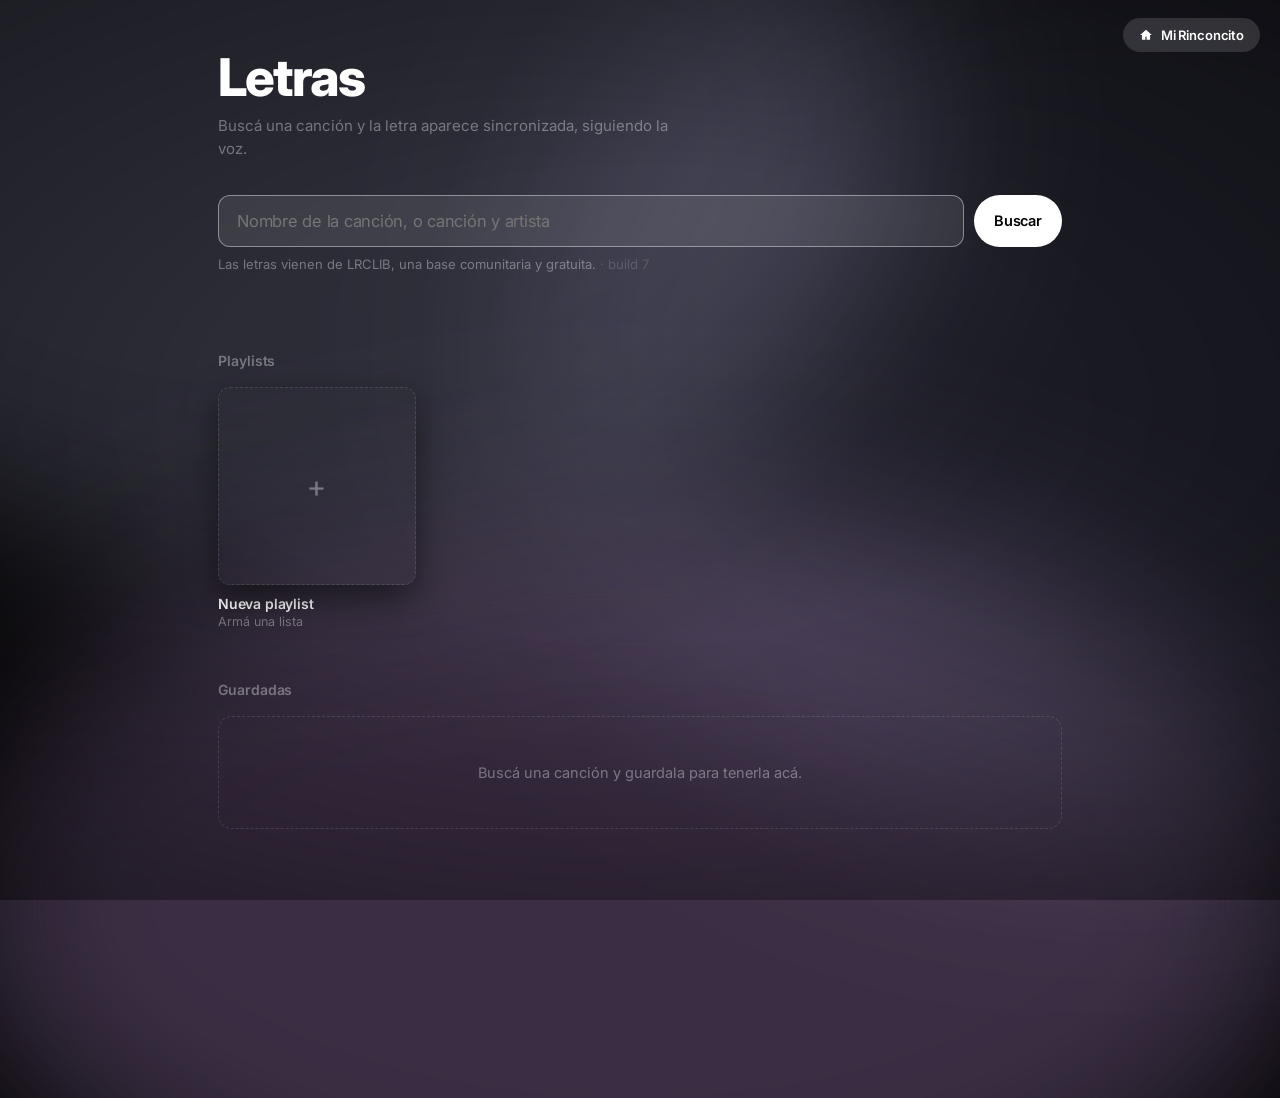
<file: letras-buscador.html>
<!DOCTYPE html>
<html lang="es">
<head>
<meta charset="utf-8">
<meta name="viewport" content="width=device-width, initial-scale=1, viewport-fit=cover">
<meta http-equiv="Cache-Control" content="no-cache, no-store, must-revalidate">
<title>Letras</title>
<link rel="preconnect" href="https://fonts.googleapis.com">
<link rel="preconnect" href="https://fonts.gstatic.com" crossorigin>
<link href="https://fonts.googleapis.com/css2?family=Inter:wght@400;500;600;700;800&display=swap" rel="stylesheet">
<style>
:root{
  color-scheme:dark;
  --c1:#3a3a44; --c2:#22222a; --c3:#4a3f52;
  --dim:rgba(255,255,255,.36);
  --line:rgba(255,255,255,.12);
  --panel:rgba(255,255,255,.06);
  --sans:'Inter',-apple-system,BlinkMacSystemFont,'Segoe UI',Roboto,sans-serif;
}
*{box-sizing:border-box;margin:0;padding:0}
html,body{height:100%}
body{background:#000;color:#fff;font-family:var(--sans);-webkit-font-smoothing:antialiased;overflow:hidden;
  animation:pageIn .75s cubic-bezier(.22,.8,.3,1) both}
@keyframes pageIn{from{opacity:0;transform:scale(1.035);filter:blur(6px)}to{opacity:1;transform:none;filter:none}}
@media (prefers-reduced-motion:reduce){body{animation:none}}

/* volver al rinconcito */
#home-link{position:fixed;top:18px;right:20px;z-index:10;display:inline-flex;align-items:center;gap:8px;
  text-decoration:none;color:#fff;background:rgba(255,255,255,.13);backdrop-filter:blur(14px);
  padding:9px 16px;border-radius:999px;font-size:13px;font-weight:600;letter-spacing:-.01em;
  transition:background .18s,transform .18s}
#home-link:hover{background:rgba(255,255,255,.24);transform:translateY(-1px)}
#home-link svg{width:14px;height:14px;fill:currentColor}
body.in-player #home-link{display:none}
@media(max-width:860px){#home-link{top:12px;right:12px;padding:7px 13px;font-size:12.5px}}
button,input,textarea,select{font-family:inherit;color:inherit}
button{cursor:pointer;border:none;background:none}
:focus-visible{outline:2px solid rgba(255,255,255,.7);outline-offset:3px;border-radius:6px}

#amb{position:fixed;inset:-22%;z-index:0;overflow:hidden}
#amb i{position:absolute;display:block;border-radius:50%;mix-blend-mode:screen;filter:blur(90px) saturate(1.5);opacity:.75}
#amb i:nth-child(1){width:70%;height:70%;left:-5%;top:-10%;background:var(--c1);animation:d1 26s ease-in-out infinite alternate}
#amb i:nth-child(2){width:65%;height:75%;right:-8%;top:5%;background:var(--c2);animation:d2 31s ease-in-out infinite alternate}
#amb i:nth-child(3){width:75%;height:60%;left:12%;bottom:-15%;background:var(--c3);animation:d3 37s ease-in-out infinite alternate}
@keyframes d1{to{transform:translate3d(18%,14%,0) scale(1.25)}}
@keyframes d2{to{transform:translate3d(-16%,20%,0) scale(1.18)}}
@keyframes d3{to{transform:translate3d(10%,-18%,0) scale(1.3)}}

/* capas de la portada, muy desenfocadas y girando */
.lay{position:absolute;inset:-35%;background-size:cover;background-position:center;
     filter:blur(82px) saturate(1.85) brightness(.58);opacity:0;transition:opacity 1.4s ease;
     will-change:transform}
#amb.img i{display:none}
#amb.img .lay:nth-of-type(1){opacity:.95;animation:sway1 96s linear infinite}
#amb.img .lay:nth-of-type(2){opacity:.42;mix-blend-mode:screen;animation:sway2 137s linear infinite}
#amb.img .lay:nth-of-type(3){opacity:.34;mix-blend-mode:screen;animation:sway3 179s linear infinite}
#amb.img .lay:nth-of-type(4){opacity:.28;mix-blend-mode:soft-light;animation:sway4 61s ease-in-out infinite alternate}
@keyframes sway1{0%{transform:rotate(0deg) scale(1.32)}50%{transform:rotate(180deg) scale(1.48)}100%{transform:rotate(360deg) scale(1.32)}}
@keyframes sway2{0%{transform:rotate(360deg) scale(1.5) translate(2%,-2%)}100%{transform:rotate(0deg) scale(1.5) translate(-2%,2%)}}
@keyframes sway3{0%{transform:rotate(0deg) scale(1.7)}50%{transform:rotate(-180deg) scale(1.4)}100%{transform:rotate(-360deg) scale(1.7)}}
@keyframes sway4{0%{transform:scale(1.25) translate(-3%,2%)}100%{transform:scale(1.6) translate(3%,-3%)}}

#vig{position:fixed;inset:0;z-index:1;pointer-events:none;background:radial-gradient(125% 95% at 50% 45%,transparent 28%,rgba(0,0,0,.42) 72%,rgba(0,0,0,.72) 100%)}
@media (prefers-reduced-motion:reduce){#amb i,.lay{animation:none}}

.view{position:fixed;inset:0;z-index:2;display:none;overflow-y:auto;overscroll-behavior:contain}
.view.on{display:block}
.wrap{max-width:900px;margin:0 auto;padding:52px 28px 90px}

h1{font-size:clamp(34px,6vw,52px);font-weight:800;letter-spacing:-.035em;line-height:1}
.sub{color:var(--dim);font-size:15px;margin-top:10px;line-height:1.55;max-width:52ch}
.btn{background:rgba(255,255,255,.13);padding:11px 20px;border-radius:999px;font-size:14.5px;font-weight:600;letter-spacing:-.01em;transition:background .18s,transform .18s}
.btn:hover{background:rgba(255,255,255,.22)}
.btn:active{transform:scale(.97)}
.btn.solid{background:#fff;color:#000}
.btn.solid:hover{background:rgba(255,255,255,.85)}
.btn.ghost{background:transparent;box-shadow:inset 0 0 0 1px var(--line)}
.btn.ghost:hover{background:rgba(255,255,255,.08)}
.btn.sm{padding:8px 15px;font-size:13px}
.btn[disabled]{opacity:.35;pointer-events:none}

.search{display:flex;gap:10px;margin:34px 0 8px}
.search input{flex:1;background:var(--panel);border:1px solid var(--line);border-radius:12px;padding:15px 18px;font-size:16.5px;letter-spacing:-.015em}
.search input:focus{outline:none;border-color:rgba(255,255,255,.42);background:rgba(255,255,255,.09)}
.note{font-size:13px;color:var(--dim);line-height:1.5}

.res{margin-top:26px;display:flex;flex-direction:column;gap:2px}
.r{display:flex;align-items:center;gap:14px;padding:13px 14px;border-radius:11px;text-align:left;width:100%;transition:background .15s}
.r:hover{background:rgba(255,255,255,.08)}
.r .n{min-width:0;flex:1}
.r .n b{display:block;font-size:15.5px;font-weight:600;letter-spacing:-.015em;white-space:nowrap;overflow:hidden;text-overflow:ellipsis}
.r .n span{display:block;font-size:13.5px;color:var(--dim);margin-top:2px;white-space:nowrap;overflow:hidden;text-overflow:ellipsis}
.tag{font-size:11.5px;font-weight:600;padding:3px 9px;border-radius:999px;flex:0 0 auto}
.tag.sync{background:rgba(255,255,255,.9);color:#000}
.tag.plain{background:rgba(255,255,255,.14);color:rgba(255,255,255,.8)}
.dur{font-size:13px;color:var(--dim);font-variant-numeric:tabular-nums;flex:0 0 auto}

.sec{margin-top:52px}
.sec h2{font-size:14px;font-weight:600;color:var(--dim);letter-spacing:-.005em;margin-bottom:18px}
.grid{display:grid;grid-template-columns:repeat(auto-fill,minmax(150px,1fr));gap:24px 18px}
.card{text-align:left}
.card .art{aspect-ratio:1;border-radius:10px;overflow:hidden;background:rgba(255,255,255,.07);box-shadow:0 14px 34px rgba(0,0,0,.5);transition:transform .22s}
.card:hover .art{transform:translateY(-4px)}
.card .art img{width:100%;height:100%;object-fit:cover;display:block}
.card .art .ph{width:100%;height:100%;display:grid;place-items:center;color:rgba(255,255,255,.22);font-size:28px}
.card h3{font-size:14px;font-weight:600;margin-top:10px;letter-spacing:-.012em;white-space:nowrap;overflow:hidden;text-overflow:ellipsis}
.card p{font-size:12.5px;color:var(--dim);margin-top:2px;white-space:nowrap;overflow:hidden;text-overflow:ellipsis}
.empty{border:1px dashed var(--line);border-radius:14px;padding:44px 28px;text-align:center;color:var(--dim);font-size:14.5px;line-height:1.6}
.warn{margin-top:26px;border:1px solid rgba(255,190,120,.35);background:rgba(255,170,90,.1);border-radius:12px;padding:16px 18px;font-size:14px;line-height:1.6;color:rgba(255,225,195,.95)}
.warn b{font-weight:600;display:block;margin-bottom:4px}
.spin{display:inline-block;width:15px;height:15px;border:2px solid rgba(255,255,255,.25);border-top-color:#fff;border-radius:50%;animation:sp .7s linear infinite;vertical-align:-2px}
@keyframes sp{to{transform:rotate(360deg)}}

/* ---------- player ---------- */
#player{display:none;position:fixed;inset:0;z-index:3;grid-template-columns:minmax(330px,41%) 1fr;align-items:center;gap:clamp(28px,5vw,84px);padding:clamp(24px,4vw,60px)}
#player.on{display:grid}
.side{display:flex;flex-direction:column;gap:22px;min-width:0;width:100%;max-width:520px;justify-self:center;
      transition:transform .65s cubic-bezier(.33,1,.68,1)}
body.idle .side{transform:translateY(var(--shift,0px))}
.artbox{width:100%;max-width:520px;aspect-ratio:1;border-radius:16px;overflow:hidden;background:rgba(255,255,255,.08);box-shadow:0 40px 90px rgba(0,0,0,.62);transition:transform .6s cubic-bezier(.2,.7,.2,1);display:grid;place-items:center;color:rgba(255,255,255,.18);font-size:48px}
.artbox img{width:100%;height:100%;object-fit:cover;display:block}
.paused .artbox{transform:scale(.88)}
.meta h4{font-size:clamp(20px,2.2vw,27px);font-weight:700;letter-spacing:-.028em;line-height:1.2}
.meta p{font-size:clamp(15px,1.5vw,18px);color:rgba(255,255,255,.62);margin-top:4px;font-weight:500}
.bar{width:100%;max-width:520px}
.seek{width:100%;height:20px;display:block;cursor:pointer;position:relative}
.seek .trk{position:absolute;top:8px;left:0;right:0;height:4px;border-radius:3px;background:rgba(255,255,255,.22)}
.seek .fil{position:absolute;top:8px;left:0;height:4px;border-radius:3px;background:rgba(255,255,255,.9);width:0}
.times{display:flex;justify-content:space-between;font-size:11.5px;color:rgba(255,255,255,.5);font-variant-numeric:tabular-nums;margin-top:1px;transition:opacity .6s ease}
.ctrls{display:flex;align-items:center;gap:14px;flex-wrap:wrap}
.ctrls button{width:36px;height:36px;border-radius:50%;display:grid;place-items:center;background:rgba(255,255,255,.11);transition:background .16s,transform .16s}
.ctrls button:hover{background:rgba(255,255,255,.24)}
.ctrls button:active{transform:scale(.93)}
.ctrls .play{width:46px;height:46px;background:#fff;color:#000}
.ctrls .play:hover{background:rgba(255,255,255,.86)}
.ctrls svg{width:16px;height:16px;fill:currentColor}
.ctrls .play svg{width:20px;height:20px}
.nudge{display:flex;align-items:center;gap:6px;font-size:12px;color:rgba(255,255,255,.45)}
.nudge button{width:23px;height:23px;border-radius:50%;background:rgba(255,255,255,.11);font-size:13px;line-height:1;display:grid;place-items:center}
.srcline{font-size:12px;color:var(--dim);display:flex;gap:10px;align-items:center;flex-wrap:wrap}
.srcline button{color:rgba(255,255,255,.8);font-weight:600;font-size:12px;text-decoration:underline;text-underline-offset:3px}

/* en reposo queda sólo portada, título y barra */
.qonly{display:none !important}
body.queued .qonly{display:grid !important}
.ctrls,.srcline{transition:opacity .6s ease,transform .6s ease}
body.idle .ctrls,body.idle .srcline{opacity:0;pointer-events:none;transform:translateY(6px)}
body.idle #yt{opacity:0;pointer-events:none}
body.idle .times{opacity:.3}

#lyr{height:100%;overflow-y:auto;scrollbar-width:none;padding:44vh 0;mask-image:linear-gradient(transparent,#000 16%,#000 76%,transparent 97%);-webkit-mask-image:linear-gradient(transparent,#000 16%,#000 76%,transparent 97%)}
#lyr::-webkit-scrollbar{display:none}
.ly{font-size:clamp(28px,3.5vw,53px);font-weight:800;letter-spacing:-.032em;line-height:1.26;padding:26px 8px;margin-bottom:2px;cursor:pointer;border-radius:14px;color:rgba(255,255,255,.32);transform-origin:left center;
     transition:color .55s cubic-bezier(.33,1,.68,1),opacity .7s cubic-bezier(.33,1,.68,1),filter .7s cubic-bezier(.33,1,.68,1),transform .65s cubic-bezier(.22,1,.36,1);
     will-change:opacity,filter,transform}
.ly:hover{background:rgba(255,255,255,.05)}
.ly.cur{color:rgba(255,255,255,.3);transform:scale(1.028)}
.ly.cur w{color:rgba(255,255,255,.3);transition:color .5s cubic-bezier(.33,1,.68,1),text-shadow .6s ease}
.ly.cur w.s{color:#fff;text-shadow:0 0 30px rgba(255,255,255,.28)}
.ly.inst{font-size:.55em;letter-spacing:.3em}
.ly.flat{cursor:default}
w{display:inline}
.solo #player{grid-template-columns:1fr}
.solo .side{display:none}
.solo #lyr{max-width:1000px;margin:0 auto;text-align:center}
.solo .ly{transform-origin:center}

/* reproductor de youtube */
#yt{position:fixed;left:18px;bottom:18px;z-index:7;width:184px;aspect-ratio:16/9;border-radius:10px;overflow:hidden;background:#000;box-shadow:0 10px 30px rgba(0,0,0,.6);opacity:.32;transition:opacity .6s ease;display:none}
#yt:hover{opacity:1}
#yt.on{display:block}
#yt iframe{width:100%;height:100%;border:0;display:block}

#hud{position:fixed;top:0;left:0;right:0;z-index:6;padding:20px 26px;display:flex;gap:10px;justify-content:space-between;align-items:center;transition:opacity .5s;background:linear-gradient(rgba(0,0,0,.5),transparent)}
#hud.hide{opacity:0;pointer-events:none}
.hud-r{display:flex;gap:8px;flex-wrap:wrap;justify-content:flex-end}
.mini{background:rgba(255,255,255,.12);backdrop-filter:blur(14px);padding:8px 15px;border-radius:999px;font-size:13px;font-weight:600;letter-spacing:-.01em}
.mini:hover{background:rgba(255,255,255,.24)}

/* hoja de fuente de audio */
#sheet{position:fixed;inset:0;z-index:8;display:none;background:rgba(0,0,0,.6);backdrop-filter:blur(10px);overflow-y:auto}
#sheet.on{display:block}
.sheet-in{max-width:620px;margin:0 auto;padding:60px 26px 60px}
.sheet-in h3{font-size:24px;font-weight:700;letter-spacing:-.025em}
.opt{border:1px solid var(--line);border-radius:14px;padding:20px;margin-top:16px;background:rgba(0,0,0,.35)}
.opt h5{font-size:15.5px;font-weight:600;letter-spacing:-.012em;margin-bottom:5px}
.opt p{font-size:13.5px;color:var(--dim);line-height:1.55;margin-bottom:14px}
.opt .row{display:flex;gap:10px;flex-wrap:wrap;align-items:center}
.opt input[type=text]{flex:1;min-width:200px;background:var(--panel);border:1px solid var(--line);border-radius:9px;padding:11px 13px;font-size:14.5px}
.opt input[type=text]:focus{outline:none;border-color:rgba(255,255,255,.4)}
.file{position:relative;overflow:hidden;display:inline-block}
.file input{position:absolute;inset:0;opacity:0;cursor:pointer;width:100%}
.ytres{margin-top:12px;display:flex;flex-direction:column;gap:2px;max-height:250px;overflow-y:auto}
.ytr{display:flex;gap:11px;align-items:center;padding:8px;border-radius:9px;text-align:left;width:100%}
.ytr:hover{background:rgba(255,255,255,.08)}
.ytr img{width:76px;height:43px;object-fit:cover;border-radius:5px;flex:0 0 auto}
.ytr b{font-size:13.5px;font-weight:500;line-height:1.35;display:block}
.ytr span{font-size:12px;color:var(--dim)}

/* ---------- playlists ---------- */
.pgrid{display:grid;grid-template-columns:repeat(auto-fill,minmax(160px,1fr));gap:24px 18px}
.pcard{text-align:left}
.pcard .pa{aspect-ratio:1;border-radius:12px;overflow:hidden;position:relative;background:linear-gradient(140deg,var(--pa,#4a4a58),#15151b);box-shadow:0 14px 34px rgba(0,0,0,.5);transition:transform .22s;display:grid;place-items:center;font-size:42px}
.pcard:hover .pa{transform:translateY(-4px)}
.pcard .pa img{width:100%;height:100%;object-fit:cover;display:block}
.pcard h3{font-size:14px;font-weight:600;margin-top:10px;letter-spacing:-.012em;white-space:nowrap;overflow:hidden;text-overflow:ellipsis}
.pcard p{font-size:12.5px;color:var(--dim);margin-top:2px;white-space:nowrap;overflow:hidden;text-overflow:ellipsis}
.pnew .pa{background:none;border:1px dashed var(--line);color:var(--dim);font-size:30px}

.hero{display:flex;gap:30px;align-items:flex-end;margin:30px 0 34px;flex-wrap:wrap}
.hero .hc{width:212px;height:212px;flex:0 0 auto;border-radius:14px;overflow:hidden;background:linear-gradient(140deg,var(--pa,#4a4a58),#15151b);box-shadow:0 24px 60px rgba(0,0,0,.55);display:grid;place-items:center;font-size:64px}
.hero .hc img{width:100%;height:100%;object-fit:cover;display:block}
.hero .hi{min-width:0;flex:1}
.hero .hi h1{font-size:clamp(28px,4.4vw,46px);line-height:1.05}
.hero .hi .d{color:rgba(255,255,255,.66);font-size:15px;line-height:1.55;margin-top:10px;max-width:56ch;white-space:pre-wrap}
.hero .hi .c{color:var(--dim);font-size:13px;margin-top:10px}
.hero .row{margin-top:18px;display:flex;gap:10px;flex-wrap:wrap}

.tr{display:flex;align-items:center;gap:14px;padding:9px 12px;border-radius:10px;transition:background .15s}
.tr:hover{background:rgba(255,255,255,.07)}
.tr .idx{width:22px;text-align:right;font-size:13px;color:var(--dim);font-variant-numeric:tabular-nums;flex:0 0 auto}
.tr .th{width:44px;height:44px;border-radius:6px;overflow:hidden;background:rgba(255,255,255,.08);flex:0 0 auto;display:grid;place-items:center;font-size:16px;color:rgba(255,255,255,.25)}
.tr .th img{width:100%;height:100%;object-fit:cover}
.tr .tn{flex:1;min-width:0;text-align:left;cursor:pointer}
.tr .tn b{display:block;font-size:14.5px;font-weight:600;letter-spacing:-.012em;white-space:nowrap;overflow:hidden;text-overflow:ellipsis}
.tr .tn span{display:block;font-size:12.5px;color:var(--dim);margin-top:1px;white-space:nowrap;overflow:hidden;text-overflow:ellipsis}
.tr.noaudio .tn b{color:rgba(255,255,255,.5)}
.tr .ta{display:flex;gap:4px;opacity:0;transition:opacity .15s;flex:0 0 auto}
.tr:hover .ta{opacity:1}
.tr .ta button{width:28px;height:28px;border-radius:50%;background:rgba(255,255,255,.12);font-size:13px;display:grid;place-items:center}
.tr .ta button:hover{background:rgba(255,255,255,.24)}
.warn-sm{font-size:11.5px;color:rgba(255,190,120,.85);flex:0 0 auto}

.modal{position:fixed;inset:0;z-index:8;display:none;background:rgba(0,0,0,.62);backdrop-filter:blur(10px);overflow-y:auto}
.modal.on{display:block}
.mbox{max-width:560px;margin:0 auto;padding:56px 26px 60px}
.mbox h3{font-size:23px;font-weight:700;letter-spacing:-.025em;margin-bottom:18px}
.fld{margin-top:16px}
.fld label{display:block;font-size:13.5px;font-weight:600;margin-bottom:6px}
.fld input[type=text],.fld textarea{width:100%;background:var(--panel);border:1px solid var(--line);border-radius:10px;padding:11px 13px;font-size:14.5px}
.fld textarea{min-height:78px;resize:vertical;line-height:1.55}
.fld input:focus,.fld textarea:focus{outline:none;border-color:rgba(255,255,255,.4)}
.frow{display:flex;gap:14px;flex-wrap:wrap;align-items:flex-end}
.swatch{display:flex;gap:8px;align-items:center}
.swatch input[type=color]{width:42px;height:42px;padding:0;border:1px solid var(--line);border-radius:9px;background:none;cursor:pointer}
.seg{display:flex;gap:6px;flex-wrap:wrap}
.seg button{padding:8px 14px;border-radius:999px;font-size:13px;font-weight:600;background:rgba(255,255,255,.1)}
.seg button.sel{background:#fff;color:#000}
.pv{width:96px;height:96px;border-radius:11px;overflow:hidden;background:linear-gradient(140deg,var(--pa,#4a4a58),#15151b);display:grid;place-items:center;font-size:34px;flex:0 0 auto}
.pv img{width:100%;height:100%;object-fit:cover}
.mfoot{display:flex;gap:10px;justify-content:flex-end;align-items:center;margin-top:28px;flex-wrap:wrap}
.mfoot .err{color:#ff8f8f;font-size:13px;margin-right:auto}
.plrow{display:flex;align-items:center;gap:12px;padding:10px 12px;border-radius:10px;width:100%;text-align:left}
.plrow:hover{background:rgba(255,255,255,.08)}
.plrow .pt{width:38px;height:38px;border-radius:7px;background:linear-gradient(140deg,var(--pa,#4a4a58),#15151b);display:grid;place-items:center;font-size:17px;overflow:hidden;flex:0 0 auto}
.plrow .pt img{width:100%;height:100%;object-fit:cover}
.plrow b{font-size:14.5px;font-weight:600;display:block}
.plrow span{font-size:12.5px;color:var(--dim)}
.plrow .chk{margin-left:auto;font-size:16px;color:rgba(255,255,255,.85)}

/* ---------- barra de abajo ---------- */
#mini{position:fixed;left:0;right:0;bottom:0;z-index:7;display:none;align-items:center;gap:18px;
      padding:12px 20px calc(12px + env(safe-area-inset-bottom));
      background:rgba(14,14,17,.72);backdrop-filter:blur(26px) saturate(1.4);
      border-top:1px solid rgba(255,255,255,.1)}
body.mini-on #mini{display:flex}
#mini .mprog{position:absolute;top:0;left:0;right:0;height:12px;cursor:pointer}
#mini .mtrk{position:absolute;top:0;left:0;right:0;height:2px;background:rgba(255,255,255,.16)}
#mini .mfil{position:absolute;top:0;left:0;height:2px;background:rgba(255,255,255,.85);width:0}
#mini .mprog:hover .mtrk,#mini .mprog:hover .mfil{height:4px}
.mleft{display:flex;align-items:center;gap:12px;min-width:0;flex:1;text-align:left}
.mart{width:46px;height:46px;border-radius:7px;overflow:hidden;background:rgba(255,255,255,.09);flex:0 0 auto;display:grid;place-items:center;font-size:17px;color:rgba(255,255,255,.3)}
.mart img{width:100%;height:100%;object-fit:cover}
.mmeta{min-width:0}
.mmeta b{display:block;font-size:13.5px;font-weight:600;letter-spacing:-.012em;white-space:nowrap;overflow:hidden;text-overflow:ellipsis}
.mmeta span{display:block;font-size:12.5px;color:var(--dim);margin-top:1px;white-space:nowrap;overflow:hidden;text-overflow:ellipsis}
.mctrls{display:flex;align-items:center;gap:12px;flex:0 0 auto}
.mctrls button{width:32px;height:32px;border-radius:50%;display:grid;place-items:center;background:transparent;color:rgba(255,255,255,.72);transition:color .15s,background .15s}
.mctrls button:hover{color:#fff;background:rgba(255,255,255,.12)}
.mctrls button.act{color:#fff}
.mctrls button.act::after{content:'';position:absolute;margin-top:26px;width:3px;height:3px;border-radius:50%;background:#fff}
.mctrls button{position:relative}
.mctrls .mplay{width:40px;height:40px;background:#fff;color:#000}
.mctrls .mplay:hover{background:rgba(255,255,255,.86);color:#000}
.mctrls svg{width:17px;height:17px;fill:currentColor}
.mctrls .mplay svg{width:19px;height:19px}
.mtimes{font-size:11.5px;color:var(--dim);font-variant-numeric:tabular-nums;flex:1;text-align:right}
body.mini-on .wrap{padding-bottom:130px}
body.browsing #amb{opacity:.3;transition:opacity .8s}
body.browsing #yt{left:auto;right:18px;bottom:100px;width:132px;opacity:.22}
body.browsing #yt:hover{opacity:.9}
@media(max-width:700px){
  .mctrls{gap:6px}
  #mini{gap:10px;padding:10px 12px calc(10px + env(safe-area-inset-bottom))}
  .mtimes{display:none}
  #m-shuffle,#m-repeat{display:none}
}

#toast{position:fixed;left:50%;bottom:36px;transform:translate(-50%,20px);z-index:9;background:rgba(255,255,255,.14);backdrop-filter:blur(18px);padding:11px 20px;border-radius:999px;font-size:14px;font-weight:600;opacity:0;pointer-events:none;transition:.3s;max-width:80vw;text-align:center}
#toast.on{opacity:1;transform:translate(-50%,0)}

@media(max-width:860px){
  #player{grid-template-columns:1fr;grid-template-rows:auto 1fr;align-items:start;gap:16px;padding:72px 22px 22px}
  .side{flex-direction:row;align-items:center;gap:13px}
  .artbox{width:70px;height:70px;flex:0 0 auto;font-size:24px}
  .bar,.ctrls,.srcline{display:none}
  #lyr{padding:6vh 0 40vh}
  .ly{font-size:clamp(24px,6.6vw,33px);padding:18px 8px}
  #yt{width:150px;left:12px;bottom:12px}
}
</style>
</head>
<body>

<div id="amb"><i></i><i></i><i></i><div class="lay"></div><div class="lay"></div><div class="lay"></div><div class="lay"></div></div>
<div id="vig"></div>

<a id="home-link" href="index.html" title="Volver a Mi Rinconcito">
  <svg viewBox="0 0 24 24"><path d="M12 3 2 12h3v8h6v-5h2v5h6v-8h3z"/></svg>
  <span>Mi Rinconcito</span>
</a>

<!-- ============ INICIO ============ -->
<section class="view on" id="v-home">
  <div class="wrap">
    <h1>Letras</h1>
    <p class="sub">Buscá una canción y la letra aparece sincronizada, siguiendo la voz.</p>

    <div id="warn"></div>

    <div class="search">
      <input type="text" id="q" placeholder="Nombre de la canción, o canción y artista" autocomplete="off">
      <button class="btn solid" id="go">Buscar</button>
    </div>
    <p class="note" id="q-note">Las letras vienen de LRCLIB, una base comunitaria y gratuita. <span style="opacity:.45">· build 7</span></p>

    <div class="res" id="res"></div>

    <div class="sec" id="pl-sec">
      <h2>Playlists</h2>
      <div id="pls"></div>
    </div>

    <div class="sec" id="lib-sec">
      <h2>Guardadas</h2>
      <div id="lib"></div>
    </div>
  </div>
</section>

<!-- ============ PLAYER ============ -->
<section id="player">
  <div class="side">
    <div class="artbox" id="p-art">♪</div>
    <div class="meta">
      <h4 id="p-title">—</h4>
      <p id="p-artist">—</p>
    </div>
    <div class="bar">
      <div class="seek" id="p-seek"><span class="trk"></span><span class="fil" id="p-fil"></span></div>
      <div class="times"><span id="p-cur">0:00</span><span id="p-dur">0:00</span></div>
    </div>
    <div class="ctrls">
      <button id="p-prev" class="qonly" title="Anterior"><svg viewBox="0 0 24 24"><path d="M6 6h2v12H6zm3 6l9 6V6z"/></svg></button>
      <button id="p-back" title="Atrás 5 s"><svg viewBox="0 0 24 24"><path d="M12 5V1L7 6l5 5V7a6 6 0 1 1-6 6H4a8 8 0 1 0 8-8z"/></svg></button>
      <button class="play" id="p-play"><svg viewBox="0 0 24 24" id="p-icon"><path d="M8 5v14l11-7z"/></svg></button>
      <button id="p-fwd" title="Adelante 5 s"><svg viewBox="0 0 24 24"><path d="M12 5V1l5 5-5 5V7a6 6 0 1 0 6 6h2a8 8 0 1 1-8-8z"/></svg></button>
      <button id="p-next" class="qonly" title="Siguiente"><svg viewBox="0 0 24 24"><path d="M16 6h2v12h-2zm-1 6L6 6v12z"/></svg></button>
      <div class="nudge">
        <button id="p-minus" title="Adelantar la letra">−</button>
        <span id="p-off">0,0 s</span>
        <button id="p-plus" title="Atrasar la letra">+</button>
      </div>
    </div>
    <div class="srcline"><span id="p-src">Sin audio</span><button id="p-change">Cambiar</button></div>
  </div>
  <div id="lyr"></div>
</section>

<div id="yt"><div id="yt-mount"></div></div>

<div id="hud" class="hide">
  <button class="mini" id="h-back">← Inicio</button>
  <div class="hud-r">
    <button class="mini" id="h-save">Guardar</button>
    <button class="mini" id="h-add">+ Playlist</button>
    <button class="mini" id="h-solo">Solo letra</button>
    <button class="mini" id="h-full">Pantalla completa</button>
  </div>
</div>

<!-- ============ FUENTE DE AUDIO ============ -->
<div id="sheet">
  <div class="sheet-in">
    <div style="display:flex;justify-content:space-between;align-items:center;gap:16px">
      <h3>¿De dónde sale el audio?</h3>
      <button class="btn ghost sm" id="sheet-close">Cerrar</button>
    </div>

    <div class="opt">
      <h5>YouTube</h5>
      <p id="yt-warn">Pegá el link del video y la letra se sincroniza sola con la reproducción.</p>
      <div class="row">
        <input type="text" id="yt-url" placeholder="https://www.youtube.com/watch?v=…">
        <button class="btn solid sm" id="yt-load">Usar</button>
      </div>
      <div class="row" style="margin-top:10px">
        <button class="btn ghost sm" id="yt-open">Buscarla en YouTube ↗</button>
        <button class="btn ghost sm" id="yt-key-btn">Buscar acá mismo</button>
      </div>
      <div class="ytres" id="yt-res"></div>
    </div>

    <div class="opt">
      <h5>Un archivo tuyo</h5>
      <p>Cualquier mp3 o m4a que tengas en la compu.</p>
      <div class="file"><span class="btn ghost sm">Elegir archivo</span><input type="file" id="f-audio" accept="audio/*"></div>
    </div>

    <div class="opt">
      <h5>Reloj</h5>
      <p>Sin audio acá: le das play a la vez que en YouTube Music o Spotify, y la letra corre sola. Si se desfasa, la corrés con − y +.</p>
      <button class="btn ghost sm" id="use-clock">Usar el reloj</button>
    </div>
  </div>
</div>

<!-- ============ PLAYLIST ============ -->
<section class="view" id="v-pl">
  <div class="wrap">
    <button class="back" id="pl-back">← Inicio</button>
    <div class="hero">
      <div class="hc" id="pl-cover">♪</div>
      <div class="hi">
        <h1 id="pl-name">—</h1>
        <p class="d" id="pl-desc"></p>
        <p class="c" id="pl-count"></p>
        <div class="row">
          <button class="btn solid" id="pl-play">Reproducir</button>
          <button class="btn ghost" id="pl-shuffle">Aleatorio</button>
          <button class="btn ghost" id="pl-edit">Personalizar</button>
        </div>
      </div>
    </div>
    <div id="pl-tracks"></div>
  </div>
</section>

<!-- ============ EDITOR DE PLAYLIST ============ -->
<div class="modal" id="pled">
  <div class="mbox">
    <h3 id="pled-h">Nueva playlist</h3>
    <div class="fld">
      <label for="pe-name">Nombre</label>
      <input type="text" id="pe-name" placeholder="Para manejar de noche">
    </div>
    <div class="fld">
      <label for="pe-desc">Descripción</label>
      <textarea id="pe-desc" placeholder="Lo que quieras contar sobre esta lista"></textarea>
    </div>
    <div class="fld">
      <label>Portada</label>
      <div class="frow">
        <div class="pv" id="pe-prev">♪</div>
        <div style="display:flex;flex-direction:column;gap:9px">
          <div class="file"><span class="btn ghost sm">Subir imagen</span><input type="file" id="pe-img" accept="image/*"></div>
          <button class="btn ghost sm" id="pe-noimg">Quitar imagen</button>
        </div>
        <div class="fld" style="margin:0">
          <label for="pe-emoji">Emoji</label>
          <input type="text" id="pe-emoji" maxlength="4" style="width:78px;text-align:center;font-size:20px" placeholder="🎧">
        </div>
      </div>
    </div>
    <div class="fld">
      <label for="pe-color">Color</label>
      <div class="swatch">
        <input type="color" id="pe-color" value="#4a4a58">
        <span class="note">Pinta la portada cuando no hay imagen, y el fondo si elegís color.</span>
      </div>
    </div>
    <div class="fld">
      <label>Fondo mientras suena</label>
      <div class="seg" id="pe-bg">
        <button data-bg="track" class="sel">Portada de cada tema</button>
        <button data-bg="cover">Portada de la lista</button>
        <button data-bg="color">Color sólido</button>
      </div>
    </div>
    <div class="mfoot">
      <span class="err" id="pe-err"></span>
      <button class="btn ghost" id="pe-del" style="display:none">Eliminar lista</button>
      <button class="btn ghost" id="pe-cancel">Cancelar</button>
      <button class="btn solid" id="pe-save">Guardar</button>
    </div>
  </div>
</div>

<!-- ============ AÑADIR A PLAYLIST ============ -->
<div class="modal" id="addm">
  <div class="mbox">
    <h3>Añadir a una playlist</h3>
    <div id="add-list"></div>
    <div class="mfoot">
      <button class="btn ghost" id="add-new">Nueva playlist</button>
      <button class="btn solid" id="add-close">Listo</button>
    </div>
  </div>
</div>

<div id="mini">
  <div class="mprog" id="m-seek"><span class="mtrk"></span><span class="mfil" id="m-fil"></span></div>
  <button class="mleft" id="m-open" title="Volver a la letra">
    <span class="mart" id="m-art">♪</span>
    <span class="mmeta"><b id="m-title">—</b><span id="m-artist"></span></span>
  </button>
  <div class="mctrls">
    <button id="m-shuffle" title="Aleatorio"><svg viewBox="0 0 24 24"><path d="M10.59 9.17L5.41 4 4 5.41l5.17 5.17 1.42-1.41zM14.5 4l2.04 2.04L4 18.59 5.41 20 17.96 7.46 20 9.5V4h-5.5zm.33 9.41l-1.41 1.41 3.13 3.13L14.5 20H20v-5.5l-2.04 2.04-3.13-3.13z"/></svg></button>
    <button id="m-prev" title="Anterior"><svg viewBox="0 0 24 24"><path d="M6 6h2v12H6zm3 6l9 6V6z"/></svg></button>
    <button class="mplay" id="m-play"><svg viewBox="0 0 24 24" id="m-icon"><path d="M8 5v14l11-7z"/></svg></button>
    <button id="m-next" title="Siguiente"><svg viewBox="0 0 24 24"><path d="M16 6h2v12h-2zm-1 6L6 6v12z"/></svg></button>
    <button id="m-repeat" title="Repetir"><svg viewBox="0 0 24 24"><path d="M7 7h10v3l4-4-4-4v3H5v6h2V7zm10 10H7v-3l-4 4 4 4v-3h12v-6h-2v4z"/></svg></button>
  </div>
  <div class="mtimes"><span id="m-cur">0:00</span> / <span id="m-dur">0:00</span></div>
</div>

<div id="toast"></div>

<script>
/* ============================ base ============================ */
const $=s=>document.querySelector(s);
console.log('%cLetras · build 7','font-weight:bold');
const LRCLIB='https://lrclib.net/api';
let toastT;
function toast(m){const e=$('#toast');e.textContent=m;e.classList.add('on');clearTimeout(toastT);toastT=setTimeout(()=>e.classList.remove('on'),2600);}
const fmt=t=>{if(!isFinite(t)||t<0)t=0;const m=Math.floor(t/60);return m+':'+String(Math.floor(t-m*60)).padStart(2,'0');};

/* ---- almacenamiento ---- */
const DB='letrasDB2',STORE='songs',STORE2='playlists';let _db;
function db(){if(_db)return Promise.resolve(_db);return new Promise((res,rej)=>{
  const r=indexedDB.open(DB,2);
  r.onupgradeneeded=()=>{const d=r.result;
    if(!d.objectStoreNames.contains(STORE))d.createObjectStore(STORE,{keyPath:'id'});
    if(!d.objectStoreNames.contains(STORE2))d.createObjectStore(STORE2,{keyPath:'id'});};
  r.onsuccess=()=>{_db=r.result;res(_db)};r.onerror=()=>rej(r.error);});}
function tx(name,mode,fn){return db().then(d=>new Promise((res,rej)=>{const t=d.transaction(name,mode),s=t.objectStore(name);let o;try{o=fn(s)}catch(e){rej(e);return}t.oncomplete=()=>res(o&&o.result!==undefined?o.result:o);t.onerror=()=>rej(t.error);}));}
const mk=n=>({all:()=>tx(n,'readonly',s=>s.getAll()).catch(()=>[]),get:id=>tx(n,'readonly',s=>s.get(id)).catch(()=>null),put:o=>tx(n,'readwrite',s=>s.put(o)),del:id=>tx(n,'readwrite',s=>s.delete(id))});
const store=mk(STORE),plists=mk(STORE2);
const pref={get:k=>{try{return localStorage.getItem(k)}catch(e){return null}},set:(k,v)=>{try{localStorage.setItem(k,v)}catch(e){}}};

/* ---- letra ---- */
function parseLRC(raw){
  if(!raw) return [];
  const out=[];
  raw.split(/\r?\n/).forEach(l=>{
    const st=[...l.matchAll(/\[(\d{1,3}):(\d{1,2})(?:[.:](\d{1,3}))?\]/g)];
    const text=l.replace(/\[[^\]]*\]/g,'').trim();
    if(st.length) st.forEach(m=>out.push({time:+m[1]*60+ +m[2]+(m[3]?parseFloat('0.'+m[3]):0),text}));
    else if(!/^\[[a-z]+:/i.test(l.trim())) out.push({time:null,text});
  });
  while(out.length&&!out[0].text) out.shift();
  while(out.length&&!out[out.length-1].text) out.pop();
  if(out.some(l=>l.time!=null)) out.sort((a,b)=>(a.time??1e9)-(b.time??1e9));
  return out;
}

/* ---- paleta desde la portada ---- */
function palette(img){
  try{
    const n=40,c=document.createElement('canvas');c.width=c.height=n;
    const x=c.getContext('2d',{willReadFrequently:true});x.drawImage(img,0,0,n,n);
    const d=x.getImageData(0,0,n,n).data,bins={};
    for(let i=0;i<d.length;i+=4){
      const r=d[i],g=d[i+1],b=d[i+2],mx=Math.max(r,g,b),mn=Math.min(r,g,b);
      if(mx<26)continue;
      const k=(r>>4)+','+(g>>4)+','+(b>>4);(bins[k]=bins[k]||{n:0,r:0,g:0,b:0,s:0});
      const o=bins[k];o.n++;o.r+=r;o.g+=g;o.b+=b;o.s+=mx-mn;
    }
    const l=Object.values(bins).map(o=>({r:Math.round(o.r/o.n),g:Math.round(o.g/o.n),b:Math.round(o.b/o.n),w:o.n*(1+(o.s/o.n)/90)})).sort((a,b)=>b.w-a.w).slice(0,3);
    if(!l.length)return null;
    while(l.length<3)l.push(l[l.length-1]);
    const f=v=>Math.min(255,Math.round(v*.72+42));
    return l.map(o=>'rgb('+f(o.r)+','+f(o.g)+','+f(o.b)+')');
  }catch(e){return null}
}
function applyPalette(c){
  const r=document.documentElement.style;
  if(c){r.setProperty('--c1',c[0]);r.setProperty('--c2',c[1]);r.setProperty('--c3',c[2]);}
  else{r.setProperty('--c1','#3a3a44');r.setProperty('--c2','#22222a');r.setProperty('--c3','#4a3f52');}
}

/* ---- portada por iTunes (JSONP, sin clave) ---- */
let jsonpN=0;
function jsonp(base,params,timeout){
  return new Promise((res,rej)=>{
    const cb='__jp'+(++jsonpN);
    const s=document.createElement('script');
    const t=setTimeout(()=>{cleanup();rej(new Error('timeout'))},timeout||7000);
    function cleanup(){clearTimeout(t);delete window[cb];s.remove();}
    window[cb]=d=>{cleanup();res(d)};
    s.onerror=()=>{cleanup();rej(new Error('error'))};
    s.src=base+'?'+new URLSearchParams({...params,callback:cb});
    document.head.appendChild(s);
  });
}
async function findCover(track,artist){
  try{
    const d=await jsonp('https://itunes.apple.com/search',{term:(artist+' '+track).trim(),media:'music',entity:'song',limit:1});
    const r=d&&d.results&&d.results[0];
    if(!r||!r.artworkUrl100)return null;
    return r.artworkUrl100.replace(/\/\d+x\d+bb\./,'/600x600bb.');
  }catch(e){return null}
}

/* ============================ buscador ============================ */
async function search(q){
  const box=$('#res');
  box.innerHTML='<p class="note"><span class="spin"></span> Buscando…</p>';
  let data;
  try{
    let r=await fetch(LRCLIB+'/search?q='+encodeURIComponent(q));
    if(!r.ok) throw Object.assign(new Error('http'),{status:r.status});
    data=await r.json();
    if(!data.length){
      r=await fetch(LRCLIB+'/search?track_name='+encodeURIComponent(q));
      if(r.ok) data=await r.json();
    }
  }catch(e){
    if(e.status) box.innerHTML='<div class="warn"><b>LRCLIB respondió con un error '+e.status+'</b>Puede ser que esté caído un rato. Probá de nuevo en unos minutos.</div>';
    else box.innerHTML='<div class="warn"><b>El navegador no dejó salir la conexión</b>'+
      (inFrame?'Estás viendo la página dentro de otra que bloquea las conexiones. Descargá el archivo y abrilo en su propia pestaña.'
             :'Revisá que tengas internet y que ninguna extensión (bloqueador de anuncios, VPN) esté frenando lrclib.net. En la consola del navegador vas a ver el motivo exacto.')+'</div>';
    return;
  }
  try{
    if(!data.length){box.innerHTML='<p class="note">No apareció nada. Probá escribiendo el artista junto al título, o con el nombre en inglés.</p>';return;}
    box.innerHTML='';
    data.slice(0,14).forEach(t=>{
      const b=document.createElement('button');b.className='r';
      const synced=!!t.syncedLyrics;
      b.innerHTML='<span class="n"><b></b><span></span></span>'+
        '<span class="tag '+(synced?'sync':'plain')+'">'+(synced?'sincronizada':'sin tiempos')+'</span>'+
        '<span class="dur">'+(t.duration?fmt(t.duration):'')+'</span>';
      b.querySelector('b').textContent=t.trackName||'—';
      b.querySelector('.n span').textContent=[t.artistName,t.albumName].filter(Boolean).join(' · ');
      b.onclick=()=>load(t);
      box.appendChild(b);
    });
  }catch(e){
    box.innerHTML='<div class="warn"><b>Llegó la respuesta pero no se pudo leer</b>'+(e.message||'')+'</div>';
  }
}
$('#go').onclick=()=>{const q=$('#q').value.trim();if(q)search(q);};
$('#q').addEventListener('keydown',e=>{if(e.key==='Enter')$('#go').click();});

/* ============================ biblioteca ============================ */
async function renderLib(){
  const songs=(await store.all()).sort((a,b)=>(b.at||0)-(a.at||0));
  const box=$('#lib');
  if(!songs.length){box.innerHTML='<div class="empty">Buscá una canción y guardala para tenerla acá.</div>';return;}
  box.innerHTML='<div class="grid"></div>';
  const g=box.firstChild;
  songs.forEach(s=>{
    const b=document.createElement('button');b.className='card';
    b.innerHTML='<div class="art">'+(s.cover?'<img alt="" src="'+s.cover+'">':'<div class="ph">♪</div>')+'</div><h3></h3><p></p>';
    b.querySelector('h3').textContent=s.title;
    b.querySelector('p').textContent=s.artist||'—';
    b.onclick=()=>load(s,true);
    g.appendChild(b);
  });
}

/* ============================ playlists ============================ */
const Q={ids:[],i:-1,pl:null};
let curPl=null, editPl=null, peCover=null, peBg='track';

function plCoverHTML(p,fb){
  if(p.cover) return '<img alt="" src="'+p.cover+'">';
  return p.emoji||fb||'♪';
}
async function renderPls(){
  const list=(await plists.all()).sort((a,b)=>(b.at||0)-(a.at||0));
  const box=$('#pls');
  box.innerHTML='<div class="pgrid"></div>';
  const g=box.firstChild;
  list.forEach(p=>{
    const b=document.createElement('button');b.className='pcard';
    b.style.setProperty('--pa',p.accent||'#4a4a58');
    b.innerHTML='<div class="pa">'+plCoverHTML(p)+'</div><h3></h3><p></p>';
    b.querySelector('h3').textContent=p.name;
    b.querySelector('p').textContent=(p.items||[]).length+(p.items&&p.items.length===1?' tema':' temas');
    b.onclick=()=>openPl(p.id);
    g.appendChild(b);
  });
  const nb=document.createElement('button');nb.className='pcard pnew';
  nb.innerHTML='<div class="pa">+</div><h3>Nueva playlist</h3><p>Armá una lista</p>';
  nb.onclick=()=>openPlEditor(null);
  g.appendChild(nb);
}

async function openPl(id,noPush){
  const p=await plists.get(id); if(!p) return;
  curPl=p;
  $('#pl-cover').style.setProperty('--pa',p.accent||'#4a4a58');
  $('#pl-cover').innerHTML=plCoverHTML(p);
  $('#pl-name').textContent=p.name;
  $('#pl-desc').textContent=p.desc||'';
  $('#pl-desc').style.display=p.desc?'':'none';
  await renderTracks();
  show('pl',noPush);
  window.scrollTo(0,0);
}
async function renderTracks(){
  const box=$('#pl-tracks');box.innerHTML='';
  const items=curPl.items||[];
  const songs=await Promise.all(items.map(id=>store.get(id)));
  const live=[];
  songs.forEach((s,i)=>{if(s)live.push({s,i});});
  $('#pl-count').textContent=live.length+(live.length===1?' tema':' temas')+
    (live.some(x=>!x.s.ytid)?' · algunos sin audio':'');
  if(!live.length){box.innerHTML='<div class="empty">Todavía no hay temas.<br>Buscá una canción, abrila y tocá «+ Playlist».</div>';return;}
  live.forEach(({s},n)=>{
    const d=document.createElement('div');
    d.className='tr'+(s.ytid?'':' noaudio');
    d.innerHTML='<span class="idx">'+(n+1)+'</span>'+
      '<span class="th">'+(s.cover?'<img alt="" src="'+s.cover+'">':'♪')+'</span>'+
      '<button class="tn"><b></b><span></span></button>'+
      (s.ytid?'':'<span class="warn-sm">sin audio</span>')+
      '<span class="ta"></span>';
    d.querySelector('b').textContent=s.title;
    d.querySelector('.tn span').textContent=s.artist||'—';
    d.querySelector('.tn').onclick=()=>startQueue(curPl,false,s.id);
    const ta=d.querySelector('.ta');
    [['↑',()=>move(s.id,-1)],['↓',()=>move(s.id,1)],['✕',()=>remove(s.id)]].forEach(([t,fn])=>{
      const b=document.createElement('button');b.textContent=t;b.onclick=fn;ta.appendChild(b);
    });
    box.appendChild(d);
  });
}
async function move(id,d){
  const a=curPl.items,i=a.indexOf(id),j=i+d;
  if(i<0||j<0||j>=a.length)return;
  a.splice(j,0,a.splice(i,1)[0]);
  await plists.put(curPl);renderTracks();
}
async function remove(id){
  curPl.items=curPl.items.filter(x=>x!==id);
  await plists.put(curPl);renderTracks();renderPls();
}

/* ---- editor ---- */
function openPlEditor(p){
  editPl=p;peCover=p?p.cover:null;peBg=p?(p.bg||'track'):'track';
  $('#pled-h').textContent=p?'Personalizar playlist':'Nueva playlist';
  $('#pe-name').value=p?p.name:'';
  $('#pe-desc').value=p?(p.desc||''):'';
  $('#pe-emoji').value=p?(p.emoji||''):'';
  $('#pe-color').value=p?(p.accent||'#4a4a58'):'#4a4a58';
  $('#pe-del').style.display=p?'':'none';
  $('#pe-err').textContent='';
  syncPreview();
  $('#pe-bg').querySelectorAll('button').forEach(b=>b.classList.toggle('sel',b.dataset.bg===peBg));
  $('#pled').classList.add('on');
  $('#pe-name').focus();
}
function syncPreview(){
  const pv=$('#pe-prev');
  pv.style.setProperty('--pa',$('#pe-color').value);
  pv.innerHTML=peCover?'<img alt="" src="'+peCover+'">':($('#pe-emoji').value||'♪');
}
$('#pe-color').oninput=syncPreview;
$('#pe-emoji').oninput=syncPreview;
$('#pe-noimg').onclick=()=>{peCover=null;$('#pe-img').value='';syncPreview();};
$('#pe-bg').onclick=e=>{
  const b=e.target.closest('button[data-bg]');if(!b)return;
  peBg=b.dataset.bg;
  $('#pe-bg').querySelectorAll('button').forEach(x=>x.classList.toggle('sel',x===b));
};
$('#pe-img').onchange=e=>{
  const f=e.target.files[0];if(!f)return;
  const r=new FileReader();
  r.onload=()=>{
    const im=new Image();
    im.onload=()=>{
      const n=700,c=document.createElement('canvas');
      const side=Math.min(im.width,im.height);
      c.width=c.height=Math.min(n,side);
      const x=c.getContext('2d');
      x.drawImage(im,(im.width-side)/2,(im.height-side)/2,side,side,0,0,c.width,c.height);
      peCover=c.toDataURL('image/jpeg',.86);
      syncPreview();
    };
    im.onerror=()=>{peCover=r.result;syncPreview();};
    im.src=r.result;
  };
  r.readAsDataURL(f);
};
$('#pe-cancel').onclick=()=>$('#pled').classList.remove('on');
$('#pe-save').onclick=async()=>{
  const name=$('#pe-name').value.trim();
  if(!name){$('#pe-err').textContent='Ponele un nombre.';return;}
  const p=editPl||{id:'p'+Date.now()+Math.random().toString(36).slice(2,5),items:[]};
  p.name=name;p.desc=$('#pe-desc').value.trim();p.emoji=$('#pe-emoji').value.trim();
  p.accent=$('#pe-color').value;p.cover=peCover;p.bg=peBg;p.at=p.at||Date.now();
  try{
    await plists.put(p);
    $('#pled').classList.remove('on');
    await renderPls();
    if(curPl&&curPl.id===p.id)openPl(p.id);
    else if(!editPl)openPl(p.id);
    toast('Guardada');
  }catch(e){$('#pe-err').textContent='No se pudo guardar. Probá con una imagen más chica.';}
};
$('#pe-del').onclick=async()=>{
  if(!editPl||!confirm('¿Eliminar la playlist "'+editPl.name+'"? Los temas guardados no se borran.'))return;
  await plists.del(editPl.id);
  $('#pled').classList.remove('on');curPl=null;
  await renderPls();await renderLib();show('home');
};
$('#pl-edit').onclick=()=>openPlEditor(curPl);
$('#pl-back').onclick=()=>uiBack();

/* ---- añadir el tema actual a una lista ---- */
$('#h-add').onclick=async()=>{
  if(!P.song)return;
  if(!P.saved){try{await store.put({...P.song,duration:P.dur,at:Date.now()});P.saved=true;$('#h-save').textContent='Guardada';}catch(e){}}
  const list=(await plists.all()).sort((a,b)=>(b.at||0)-(a.at||0));
  const box=$('#add-list');box.innerHTML='';
  if(!list.length)box.innerHTML='<div class="empty">No tenés playlists todavía.</div>';
  list.forEach(p=>{
    const has=(p.items||[]).includes(P.song.id);
    const b=document.createElement('button');b.className='plrow';
    b.style.setProperty('--pa',p.accent||'#4a4a58');
    b.innerHTML='<span class="pt">'+plCoverHTML(p)+'</span><span><b></b><span></span></span><span class="chk">'+(has?'✓':'+')+'</span>';
    b.querySelector('b').textContent=p.name;
    b.querySelectorAll('span')[2].textContent=(p.items||[]).length+' temas';
    b.onclick=async()=>{
      p.items=p.items||[];
      if(p.items.includes(P.song.id)){p.items=p.items.filter(x=>x!==P.song.id);b.querySelector('.chk').textContent='+';}
      else{p.items.push(P.song.id);b.querySelector('.chk').textContent='✓';}
      await plists.put(p);
      b.querySelectorAll('span')[2].textContent=p.items.length+' temas';
      renderPls();
    };
    box.appendChild(b);
  });
  $('#addm').classList.add('on');
};
$('#add-close').onclick=()=>$('#addm').classList.remove('on');
$('#add-new').onclick=()=>{$('#addm').classList.remove('on');openPlEditor(null);};

/* ---- cola ---- */
async function startQueue(p,shuffle,firstId){
  const songs=(await Promise.all((p.items||[]).map(id=>store.get(id)))).filter(Boolean);
  let playable=songs.filter(s=>s.ytid);
  if(!playable.length){toast('Ningún tema de esta lista tiene audio asociado');return;}
  let ids=playable.map(s=>s.id);
  if(shuffle){for(let i=ids.length-1;i>0;i--){const j=Math.floor(Math.random()*(i+1));[ids[i],ids[j]]=[ids[j],ids[i]];}}
  let start=0;
  if(firstId){
    const k=ids.indexOf(firstId);
    if(k<0){toast('Ese tema no tiene audio asociado');return;}
    start=k;
  }
  Q.ids=ids;Q.i=start;Q.pl=p;
  document.body.classList.add('queued');
  await playAt(start,false);
}
async function playAt(i,auto){
  if(i<0||i>=Q.ids.length){document.body.classList.remove('queued');Q.ids=[];Q.i=-1;Q.pl=null;return;}
  Q.i=i;
  const s=await store.get(Q.ids[i]);
  if(!s){return playAt(i+1,auto);}
  await load(s,true,true);
}
function nextTrack(){if(Q.ids.length)playAt(Q.i+1,true);}
function prevTrack(){
  if(!Q.ids.length)return seek(0);
  if(Q.i-1>=0)return playAt(Q.i-1,true);
  if(repeatMode===1)return playAt(Q.ids.length-1,true);
  seek(0);
}
$('#p-next').onclick=nextTrack;
$('#p-prev').onclick=prevTrack;
$('#pl-play').onclick=()=>startQueue(curPl,false);
$('#pl-shuffle').onclick=()=>startQueue(curPl,true);

/* ============================ player ============================ */
const P={song:null,lines:[],els:[],playing:false,base:0,t0:0,raf:0,cur:-1,dur:0,src:'clock',audio:null,yt:null,saved:false};

let snapNext=false;
function show(v,noPush){
  const yaEstaba = (v==='player' && $('#player').classList.contains('on')) ||
                   (v==='pl' && $('#v-pl').classList.contains('on'));
  document.querySelectorAll('.view').forEach(e=>e.classList.remove('on'));
  $('#player').classList.remove('on');
  const live=!!P.song;
  document.body.classList.toggle('in-player',v==='player');
  paintMini();
  document.body.classList.toggle('mini-on',live&&v!=='player');
  document.body.classList.toggle('browsing',live&&v!=='player');
  if(v==='player'){
    $('#player').classList.add('on');hudTimer();
    if(P.song){snapNext=true;P.cur=-1;frame();}
  }
  else if(v==='pl'){$('#v-pl').classList.add('on');$('#hud').classList.add('hide');}
  else{$('#v-home').classList.add('on');$('#hud').classList.add('hide');}
  if(!noPush && !yaEstaba && (v==='player'||v==='pl')) pushView(v);
}

/* ---- botón "atrás" del mouse / del navegador: moverse dentro de la página ---- */
let histDepth=0;
const viewStack=[];                 /* por dónde fuiste pasando */
function pushView(v){
  try{ history.pushState({lv:1},''); histDepth++; viewStack.push(v); }catch(e){}
}
async function goBack(){
  document.body.classList.remove('idle');
  viewStack.pop();                                    /* salgo de la vista actual */
  const anterior = viewStack[viewStack.length-1];     /* a dónde vuelvo */
  if(anterior==='pl' && curPl){ await renderPls(); return openPl(curPl.id,true); }
  await renderPls(); await renderLib(); return show('home',true);
}
/* si ya estamos en el inicio no queda nada apilado y el navegador sale solo a la web */
window.addEventListener('popstate',()=>{
  if(histDepth>0) histDepth--;
  goBack();
});
function uiBack(){ if(histDepth>0) history.back(); else goBack(); }

async function load(t,fromLib,auto){
  /* si venís de la cola, la anterior se corta; si sólo estás mirando, sigue sonando */
  if(auto) stopAll(); else parkPlayback();
  P.autoplay=!!auto;
  const synced=fromLib?t.lrc:t.syncedLyrics;
  const plain=fromLib?null:t.plainLyrics;
  const lines=parseLRC(synced||'');
  if(!lines.length){
    if(plain){
      P.lines=plain.split(/\r?\n/).map(x=>({time:null,text:x.trim()}));
      toast('Esta versión no tiene los tiempos: la letra se ve pero no sigue la voz');
    }else{toast('Esa versión no trae letra');return;}
  }else P.lines=lines;

  P.song={
    id:fromLib?t.id:'l'+(t.id||Date.now()),
    title:fromLib?t.title:(t.trackName||'—'),
    artist:fromLib?t.artist:(t.artistName||''),
    lrc:synced||'',
    plain:plain||'',
    cover:fromLib?t.cover:null,
    offset:fromLib?(t.offset||0):0,
    ytid:fromLib?(t.ytid||''):'',
    at:Date.now()
  };
  P.saved=!!fromLib;P.cur=-1;P.base=0;P.playing=false;P.dur=0;
  $('#h-save').textContent=fromLib?'Guardada':'Guardar';

  $('#p-title').textContent=P.song.title;
  $('#p-artist').textContent=P.song.artist;
  $('#p-off').textContent=P.song.offset.toFixed(1).replace('.',',')+' s';

  const last=P.lines.filter(l=>l.time!=null).pop();
  P.dur=(fromLib?t.duration:t.duration)||(last?last.time+15:0);
  $('#p-dur').textContent=P.dur?fmt(P.dur):'—';

  setCover(P.song.cover);
  if(!P.song.cover){
    findCover(P.song.title,P.song.artist).then(u=>{ if(u&&P.song){P.song.cover=u;setCover(u);paintMini();} });
  }

  buildLines();
  paintMini();
  show('player');
  document.body.classList.add('paused');

  if(P.song.ytid){ if(auto) useYT(P.song.ytid); else { setSrc('yt'); } }
  else if(Q.ids.length&&auto) nextTrack();
  else{ setSrc('clock'); openSheet(); }
}

function setCover(u){
  const box=$('#p-art'),amb=$('#amb');
  applyPalette(null);
  const pl=Q.ids.length?Q.pl:null;
  const bg=pl?(pl.bg||'track'):'track';
  if(bg==='color'&&pl){
    box.innerHTML=u?'':'♪';
    if(u){const im=new Image();im.alt='';im.src=u;box.appendChild(im);}
    amb.classList.remove('img');
    const c=pl.accent||'#4a4a58';
    document.documentElement.style.setProperty('--c1',c);
    document.documentElement.style.setProperty('--c2',c);
    document.documentElement.style.setProperty('--c3',c);
    return;
  }
  const ambSrc=(bg==='cover'&&pl&&pl.cover)?pl.cover:u;
  if(!u){box.innerHTML='♪';}
  else{
    box.innerHTML='';
    const im=new Image();im.alt='';im.crossOrigin='anonymous';
    im.onload=()=>{if(ambSrc===u)applyPalette(palette(im));};
    im.onerror=()=>{const p=new Image();p.alt='';p.src=u;box.innerHTML='';box.appendChild(p);};
    im.src=u;box.appendChild(im);
  }
  if(!ambSrc){
    amb.classList.remove('img');
    amb.querySelectorAll('.lay').forEach(l=>l.style.backgroundImage='');
    return;
  }
  const pre=new Image();
  pre.onload=()=>{
    amb.querySelectorAll('.lay').forEach(l=>l.style.backgroundImage='url("'+ambSrc+'")');
    amb.classList.add('img');
  };
  pre.onerror=()=>amb.classList.remove('img');
  pre.src=ambSrc;
}

function buildLines(){
  const box=$('#lyr');box.innerHTML='';P.els=[];
  const timed=P.lines.some(l=>l.time!=null);
  P.lines.forEach(l=>{
    const d=document.createElement('div');
    d.className='ly'+(l.text?'':' inst')+(timed?'':' flat');
    if(l.text){
      l.text.split(/(\s+)/).forEach(tok=>{
        if(/^\s+$/.test(tok))d.appendChild(document.createTextNode(tok));
        else if(tok){const w=document.createElement('w');w.textContent=tok;d.appendChild(w);}
      });
    }else d.textContent='· · ·';
    if(timed&&l.time!=null)d.onclick=()=>seek(l.time-(P.song.offset||0)+.05);
    box.appendChild(d);
    P.els.push({el:d,ws:[...d.querySelectorAll('w')],w:null});
  });
  P.els.forEach(o=>{const tot=o.ws.reduce((a,w)=>a+w.textContent.length+1,0)||1;let a=0;o.w=o.ws.map(w=>{const s=a/tot;a+=w.textContent.length+1;return s;});});
  if(timed)focusLines(-1);
  else P.els.forEach(o=>{o.el.style.color='rgba(255,255,255,.82)';o.el.style.filter='none';o.el.style.opacity='1';});
}

/* ---- fuentes de audio ---- */
/* ---- la canción que suena queda sonando mientras mirás otra ---- */
let bg=null, bgTick=null;

function bgNow(){
  if(!bg)return 0;
  if(bg.src==='file'&&bg.audio)return bg.audio.currentTime;
  if(bg.src==='yt'&&bg.yt&&bg.yt.getCurrentTime){try{return bg.yt.getCurrentTime()||0}catch(e){return 0}}
  return bg.playing?bg.base+(performance.now()-bg.t0)/1000:bg.base;
}
function bgSetPlaying(v){
  if(!bg)return;
  const t=bgNow();          /* leer el tiempo ANTES de cambiar el estado */
  bg.playing=v;
  if(bg.src==='file'&&bg.audio){v?bg.audio.play().catch(()=>{}):bg.audio.pause();}
  else if(bg.src==='yt'&&bg.yt){try{v?bg.yt.playVideo():bg.yt.pauseVideo()}catch(e){}}
  else{bg.base=t; if(v)bg.t0=performance.now();}
  paintPlay(v);
}
function bgSeek(t){
  if(!bg)return;
  t=Math.max(0,t);
  if(bg.src==='file'&&bg.audio)bg.audio.currentTime=t;
  else if(bg.src==='yt'&&bg.yt&&bg.yt.seekTo){try{bg.yt.seekTo(t,true)}catch(e){}}
  else{bg.base=t;bg.t0=performance.now();}
}
function startBgTick(){
  stopBgTick();
  bgTick=setInterval(()=>{
    if(!bg)return stopBgTick();
    const t=bgNow();
    const f=$('#m-fil'); if(f)f.style.width=Math.min(100,t/(bg.dur||1)*100)+'%';
    const c=$('#m-cur'); if(c)c.textContent=fmt(t);
    const d=$('#m-dur'); if(d)d.textContent=bg.dur?fmt(bg.dur):'—';
  },500);
}
function stopBgTick(){if(bgTick){clearInterval(bgTick);bgTick=null;}}

/* guardar lo que suena para que siga sonando */
function parkPlayback(){
  const suena = P.song && P.playing;
  if(suena){
    killBg();
    bg={song:P.song,audio:P.audio,yt:P.yt,src:P.src,base:now(),t0:performance.now(),dur:P.dur,playing:true};
    P.audio=null;P.yt=null;   /* la canción nueva arranca limpia */
    startBgTick();
  }else{
    stopAll();
  }
  P.playing=false;
  cancelAnimationFrame(P.raf);
  document.body.classList.add('paused');
}
/* cortar la de atrás: sólo cuando la nueva empieza a sonar de verdad */
function killBg(){
  if(!bg)return;
  try{if(bg.audio)bg.audio.pause();}catch(e){}
  try{if(bg.yt&&bg.yt.destroy)bg.yt.destroy();}catch(e){}
  bg=null;stopBgTick();
}
/* volver a la que quedó sonando, sin cortarla */
function restoreBg(){
  if(!bg)return false;
  stopAll();
  const b=bg; bg=null; stopBgTick();
  P.song=b.song;P.audio=b.audio;P.yt=b.yt;P.src=b.src;
  P.base=b.base;P.t0=b.t0;P.dur=b.dur;P.playing=b.playing;P.saved=true;
  P.lines=parseLRC(b.song.lrc||'');
  if(!P.lines.length&&b.song.plain)
    P.lines=b.song.plain.split(/\r?\n/).map(x=>({time:null,text:x.trim()}));
  P.cur=-1;
  $('#p-title').textContent=P.song.title;
  $('#p-artist').textContent=P.song.artist||'';
  $('#p-off').textContent=(P.song.offset||0).toFixed(1).replace('.',',')+' s';
  $('#p-dur').textContent=P.dur?fmt(P.dur):'—';
  setCover(P.song.cover);
  buildLines();
  setSrc(P.src);
  paintMini();
  paintPlay(P.playing);
  if(P.playing)loop();
  return true;
}

function stopAll(){
  P.playing=false;cancelAnimationFrame(P.raf);
  if(P.audio){P.audio.pause();}
  if(P.yt&&P.yt.pauseVideo){try{P.yt.pauseVideo()}catch(e){}}
  document.body.classList.add('paused');
}
function setSrc(s,label){
  P.src=s;
  $('#p-src').textContent=label||({clock:'Reloj · dale play a la vez que en tu app',file:'Archivo local',yt:'YouTube'})[s];
  $('#yt').classList.toggle('on',s==='yt');
}
function now(){
  if(P.src==='file'&&P.audio)return P.audio.currentTime;
  if(P.src==='yt'&&P.yt&&P.yt.getCurrentTime){try{return P.yt.getCurrentTime()||0}catch(e){return 0}}
  return P.playing?P.base+(performance.now()-P.t0)/1000:P.base;
}
function seek(t){
  t=Math.max(0,t);
  if(P.src==='file'&&P.audio)P.audio.currentTime=t;
  else if(P.src==='yt'&&P.yt&&P.yt.seekTo)try{P.yt.seekTo(t,true)}catch(e){}
  else{P.base=t;P.t0=performance.now();}
  P.cur=-1;frame();
}
const PLAY_ICON='<path d="M8 5v14l11-7z"/>',PAUSE_ICON='<path d="M6 4h4v16H6zM14 4h4v16h-4z"/>';
function paintPlay(v){
  const h=v?PAUSE_ICON:PLAY_ICON;
  $('#p-icon').innerHTML=h;$('#m-icon').innerHTML=h;
  document.body.classList.toggle('paused',!v);
}
function setPlaying(v){
  /* elegiste un video pero todavía no se creó el reproductor: se crea ahora y arranca */
  if(v && P.src==='yt' && !P.yt && P.song && P.song.ytid){
    P.autoplay=true;
    return useYT(P.song.ytid);
  }
  if(v) killBg();
  const _t=now();           /* leer el tiempo ANTES de cambiar el estado */
  P.playing=v;
  paintPlay(v);
  if(P.src==='file'&&P.audio){v?P.audio.play().catch(()=>{}):P.audio.pause();}
  else if(P.src==='yt'&&P.yt){try{v?P.yt.playVideo():P.yt.pauseVideo()}catch(e){}}
  else{P.base=_t; if(v)P.t0=performance.now();}
  if(v)loop();else cancelAnimationFrame(P.raf);
}
function loop(){cancelAnimationFrame(P.raf);const r=()=>{frame();if(P.playing)P.raf=requestAnimationFrame(r);};r();}

/* desplazamiento con curva propia: más suave que el del navegador */
let glideRAF;
function glide(box,to,dur){
  cancelAnimationFrame(glideRAF);
  const from=box.scrollTop,d=to-from,t0=performance.now();
  if(Math.abs(d)<1){box.scrollTop=to;return;}
  const ease=x=>1-Math.pow(1-x,3);
  const step=n=>{
    const p=Math.min(1,(n-t0)/dur);
    box.scrollTop=from+d*ease(p);
    if(p<1)glideRAF=requestAnimationFrame(step);
  };
  glideRAF=requestAnimationFrame(step);
}
/* el verso activo nítido, y el resto se difumina cuanto más lejos está */
function focusLines(cur){
  P.els.forEach((o,k)=>{
    const d=k-cur;
    let op,bl;
    if(d===0){op=1;bl=0;}
    else if(d<0){op=.28;bl=1.8;}
    else if(d===1){op=.6;bl=.5;}
    else if(d===2){op=.46;bl=1;}
    else if(d===3){op=.36;bl=1.5;}
    else{op=.27;bl=2.1;}
    o.el.style.opacity=op;
    o.el.style.filter=bl?'blur('+bl+'px)':'none';
  });
}

function frame(){
  const raw=now(),t=raw+(P.song.offset||0);
  const pc=Math.min(100,raw/(P.dur||1)*100)+'%';
  $('#p-fil').style.width=pc;
  $('#m-fil').style.width=pc;
  const ct=fmt(raw);
  $('#p-cur').textContent=ct;
  $('#m-cur').textContent=ct;
  $('#m-dur').textContent=P.dur?fmt(P.dur):'—';
  let i=-1;
  for(let k=0;k<P.lines.length;k++){const lt=P.lines[k].time;if(lt!=null&&lt<=t)i=k;else if(lt!=null)break;}
  if(i!==P.cur){
    if(P.cur>=0&&P.els[P.cur]){P.els[P.cur].el.classList.remove('cur');P.els[P.cur].ws.forEach(w=>w.classList.remove('s'));}
    P.cur=i;
    focusLines(i);
    if(i>=0&&P.els[i]){
      P.els[i].el.classList.add('cur');
      if($('#player').classList.contains('on')){
        const box=$('#lyr'),el=P.els[i].el;
        glide(box,el.offsetTop-box.clientHeight/2+el.clientHeight/2,snapNext?0:780);
      }
      snapNext=false;
    }
  }
  if(P.cur>=0){
    const o=P.els[P.cur],st=P.lines[P.cur].time;
    let nx=null;
    for(let k=P.cur+1;k<P.lines.length;k++){if(P.lines[k].time!=null){nx=P.lines[k].time;break;}}
    const span=Math.max(.6,Math.min((nx??st+4.5)-st,9));
    const p=Math.max(0,Math.min(1,(t-st)/span));
    o.ws.forEach((w,k)=>w.classList.toggle('s',p>=o.w[k]));
  }
}

/* ---- youtube ---- */
let ytReady=false,ytQueue=null;
function loadYTAPI(){
  if(window.YT&&window.YT.Player){ytReady=true;return;}
  if(document.getElementById('yt-api'))return;
  const s=document.createElement('script');s.id='yt-api';s.src='https://www.youtube.com/iframe_api';
  document.head.appendChild(s);
}
window.onYouTubeIframeAPIReady=()=>{ytReady=true;if(ytQueue){const v=ytQueue;ytQueue=null;useYT(v);}};
function ytIdFrom(u){
  u=(u||'').trim();
  if(/^[\w-]{11}$/.test(u))return u;
  const m=u.match(/(?:v=|youtu\.be\/|\/embed\/|\/shorts\/)([\w-]{11})/);
  return m?m[1]:null;
}
/* elegir el video y que quede guardado, SIN que suene ni corte lo que está sonando */
function assignYT(id){
  if(!P.song){toast('Abrí una canción primero');return;}
  P.song.ytid=id;
  if(P.yt&&P.yt.destroy){try{P.yt.destroy()}catch(e){}P.yt=null;}
  setSrc('yt');
  closeSheet();
  if(P.saved) store.put({...P.song,duration:P.dur}).catch(()=>{});
  toast('Video elegido · dale play cuando quieras');
}

function useYT(id){
  loadYTAPI();
  if(!ytReady){ytQueue=id;toast('Cargando el reproductor…');return;}
  if(location.protocol==='file:'){
    ytFail('local');
    return;
  }
  P.song.ytid=id;
  setSrc('yt');
  if(P.yt&&P.yt.destroy){try{P.yt.destroy()}catch(e){}P.yt=null;}
  $('#yt-mount').innerHTML='<div id="yt-el"></div>';
  const vars={controls:1,rel:0,playsinline:1,modestbranding:1,enablejsapi:1};
  if(P.base>0) vars.start=Math.floor(P.base);
  if(location.origin&&location.origin!=='null') vars.origin=location.origin;
  P.yt=new YT.Player('yt-el',{
    videoId:id,
    playerVars:vars,
    events:{
      onReady:e=>{P.dur=e.target.getDuration()||P.dur;$('#p-dur').textContent=fmt(P.dur);closeSheet();
        if(P.autoplay){P.autoplay=false;try{e.target.playVideo()}catch(err){}}
        else toast('Listo · espacio para play');},
      onStateChange:e=>{
        if(e.data===YT.PlayerState.PLAYING){killBg();P.playing=true;paintPlay(true);loop();}
        if(e.data===YT.PlayerState.PAUSED){P.playing=false;paintPlay(false);cancelAnimationFrame(P.raf);}
        if(e.data===YT.PlayerState.ENDED){P.playing=false;cancelAnimationFrame(P.raf);onEnded();}
      },
      onError:e=>{if(Q.ids.length){toast('Un tema no cargó, sigo con el siguiente');nextTrack();}else ytFail(e.data,id);}
    }
  });
}
function ytFail(code,id){
  const box=$('#yt-res');
  const msgs={
    2:'El identificador del video llegó mal.',
    5:'El reproductor de YouTube no pudo arrancar en este navegador.',
    100:'Ese video no existe o es privado.',
    101:'El dueño del video no permite incrustarlo.',
    150:'El dueño del video no permite incrustarlo.'
  };
  let html;
  if(code==='local'){
    html='<div class="warn"><b>YouTube no funciona con el archivo abierto así</b>'+
      'El reproductor necesita que la página se sirva por http, y un archivo local no le sirve — por eso te rechaza todos los videos por igual. '+
      'Subilo a tu hosting y abrilo desde ahí, o levantá un servidor en la carpeta con <code>python3 -m http.server 8000</code> y entrá a localhost:8000. '+
      'Mientras tanto podés abrir el video en YouTube y usar el reloj de acá abajo.</div>';
  }else{
    html='<div class="warn"><b>El video no cargó (error '+code+')</b>'+(msgs[code]||'YouTube no dijo el motivo.')+
      (code===101||code===150?' Probá con otro — suele pasar con videos oficiales de discográficas.':'')+'</div>';
  }
  box.innerHTML=html;
  openSheet2();
  if(id){
    const b=document.createElement('button');
    b.className='btn ghost sm';b.style.marginTop='10px';
    b.textContent='Abrir ese video en YouTube y usar el reloj';
    b.onclick=()=>{window.open('https://www.youtube.com/watch?v='+id,'_blank','noopener');$('#use-clock').click();};
    box.appendChild(b);
  }
}
function openSheet2(){$('#sheet').classList.add('on');}
$('#yt-load').onclick=()=>{
  const id=ytIdFrom($('#yt-url').value);
  if(!id){toast('Ese link no tiene un video adentro');return;}
  assignYT(id);
};
$('#yt-open').onclick=()=>{
  const q=encodeURIComponent((P.song?P.song.title+' '+P.song.artist:'').trim());
  window.open('https://www.youtube.com/results?search_query='+q,'_blank','noopener');
};

/* búsqueda dentro de la app, con clave propia de YouTube (opcional) */
$('#yt-key-btn').onclick=async()=>{
  let key=pref.get('ytkey');
  if(!key){
    key=prompt('Para buscar sin salir de acá hace falta una clave de la YouTube Data API v3 (gratis, la sacás en Google Cloud). Pegala acá:');
    if(!key)return;
    pref.set('ytkey',key.trim());
  }
  ytSearch();
};
async function ytSearch(){
  const key=pref.get('ytkey');if(!key||!P.song)return;
  const box=$('#yt-res');box.innerHTML='<p class="note" style="padding:8px"><span class="spin"></span> Buscando…</p>';
  const q=(P.song.title+' '+P.song.artist).trim();
  try{
    const r=await fetch('https://www.googleapis.com/youtube/v3/search?part=snippet&type=video&videoEmbeddable=true&maxResults=6&q='+encodeURIComponent(q)+'&key='+encodeURIComponent(key));
    const d=await r.json();
    if(d.error){box.innerHTML='<p class="note" style="padding:8px">La clave no anduvo. Tocá otra vez para cambiarla.</p>';pref.set('ytkey','');return;}
    box.innerHTML='';
    (d.items||[]).forEach(it=>{
      const b=document.createElement('button');b.className='ytr';
      b.innerHTML='<img alt="" src="'+it.snippet.thumbnails.default.url+'"><span><b></b><span></span></span>';
      b.querySelector('b').textContent=it.snippet.title;
      b.querySelector('span span').textContent=it.snippet.channelTitle;
      b.onclick=()=>assignYT(it.id.videoId);
      box.appendChild(b);
    });
  }catch(e){box.innerHTML='<p class="note" style="padding:8px">No se pudo buscar.</p>';}
}

/* ---- archivo y reloj ---- */
$('#f-audio').onchange=e=>{
  const f=e.target.files[0];if(!f)return;
  if(P.audio)P.audio.pause();
  P.audio=new Audio(URL.createObjectURL(f));
  P.audio.onloadedmetadata=()=>{P.dur=P.audio.duration;$('#p-dur').textContent=fmt(P.dur);};
  P.audio.onended=()=>setPlaying(false);
  if(P.yt&&P.yt.destroy){try{P.yt.destroy()}catch(e){}P.yt=null;}
  setSrc('file',f.name);closeSheet();toast('Listo · espacio para play');
};
$('#use-clock').onclick=()=>{
  if(P.yt&&P.yt.destroy){try{P.yt.destroy()}catch(e){}P.yt=null;}
  if(P.audio){P.audio.pause();P.audio=null;}
  setSrc('clock');closeSheet();
  toast('Dale play acá y en tu app al mismo tiempo');
};

/* ---- hoja ---- */
function openSheet(){$('#sheet').classList.add('on');$('#yt-res').innerHTML='';}
function closeSheet(){$('#sheet').classList.remove('on');}
$('#sheet-close').onclick=closeSheet;
$('#p-change').onclick=openSheet;
$('#sheet').addEventListener('click',e=>{if(e.target.id==='sheet')closeSheet();});

/* ---- controles ---- */
$('#p-play').onclick=()=>setPlaying(!P.playing);
$('#p-back').onclick=()=>seek(now()-5);
$('#p-fwd').onclick=()=>seek(now()+5);
$('#p-seek').onclick=e=>{const r=e.currentTarget.getBoundingClientRect();seek((e.clientX-r.left)/r.width*(P.dur||0));};
function nudge(d){
  P.song.offset=Math.round(((P.song.offset||0)+d)*10)/10;
  $('#p-off').textContent=P.song.offset.toFixed(1).replace('.',',')+' s';
  P.cur=-1;frame();
  if(P.saved)store.put({...P.song,duration:P.dur}).catch(()=>{});
}
$('#p-plus').onclick=()=>nudge(.2);
$('#p-minus').onclick=()=>nudge(-.2);

$('#h-save').onclick=async()=>{
  if(!P.song)return;
  try{await store.put({...P.song,duration:P.dur,at:Date.now()});P.saved=true;$('#h-save').textContent='Guardada';toast('Guardada');renderLib();}
  catch(e){toast('No se pudo guardar');}
};
/* ---- repetir / final de tema ---- */
let repeatMode=0; // 0 nada · 1 toda la lista · 2 este tema
function onEnded(){
  if(repeatMode===2){seek(0);setPlaying(true);return;}
  if(Q.ids.length){
    if(Q.i+1<Q.ids.length)return playAt(Q.i+1,true);
    if(repeatMode===1)return playAt(0,true);
    paintPlay(false);endQueue();return;
  }
  if(repeatMode===1){seek(0);setPlaying(true);return;}
  paintPlay(false);
}
function endQueue(){document.body.classList.remove('queued');Q.ids=[];Q.i=-1;Q.pl=null;}
$('#m-repeat').onclick=()=>{
  repeatMode=(repeatMode+1)%3;
  const b=$('#m-repeat');
  b.classList.toggle('act',repeatMode>0);
  b.title=['Repetir: no','Repetir: toda la lista','Repetir: este tema'][repeatMode];
  toast(b.title);
};
$('#m-shuffle').onclick=()=>{
  if(!Q.ids.length){toast('Abrí una playlist para mezclar');return;}
  const cur=Q.ids[Q.i],rest=Q.ids.filter(x=>x!==cur);
  for(let i=rest.length-1;i>0;i--){const j=Math.floor(Math.random()*(i+1));[rest[i],rest[j]]=[rest[j],rest[i]];}
  Q.ids=[cur,...rest];Q.i=0;
  $('#m-shuffle').classList.add('act');
  toast('Orden mezclado');
};

/* ---- barra de abajo ---- */
$('#m-play').onclick=()=>{ if(bg) bgSetPlaying(!bg.playing); else setPlaying(!P.playing); };
$('#m-next').onclick=()=>{ restoreBg(); nextTrack(); };
$('#m-prev').onclick=()=>{ restoreBg(); prevTrack(); };
$('#m-open').onclick=()=>{ restoreBg(); show('player'); };
$('#m-seek').onclick=e=>{
  const r=e.currentTarget.getBoundingClientRect();
  const p=(e.clientX-r.left)/r.width;
  if(bg) bgSeek(p*(bg.dur||0)); else seek(p*(P.dur||0));
};
function paintMini(){
  const s = bg ? bg.song : P.song;   /* muestra la que realmente suena */
  if(!s)return;
  $('#m-title').textContent=s.title;
  $('#m-artist').textContent=s.artist||'';
  $('#m-art').innerHTML=s.cover?'<img alt="" src="'+s.cover+'">':'♪';
}

$('#h-back').onclick=()=>uiBack();
$('#h-solo').onclick=()=>document.body.classList.toggle('solo');
$('#h-full').onclick=()=>{
  if(document.fullscreenElement)document.exitFullscreen();
  else document.documentElement.requestFullscreen().catch(()=>toast('El navegador no dejó'));
};
document.addEventListener('fullscreenchange',()=>{$('#h-full').textContent=document.fullscreenElement?'Salir':'Pantalla completa';});

let hudT;
function idleShift(){
  const side=document.querySelector('.side'),c=document.querySelector('.ctrls'),s=document.querySelector('.srcline');
  if(!side||!c||!s)return;
  const gap=parseFloat(getComputedStyle(side).rowGap)||0;
  const h=c.offsetHeight?c.offsetHeight+s.offsetHeight+gap*2:0;
  side.style.setProperty('--shift',(h/2)+'px');
}
function hudTimer(){
  clearTimeout(hudT);
  $('#hud').classList.remove('hide');
  document.body.classList.remove('idle');
  hudT=setTimeout(()=>{
    if($('#player').classList.contains('on')&&!$('#sheet').classList.contains('on')&&!$('#addm').classList.contains('on')&&!$('#pled').classList.contains('on')){
      idleShift();
      $('#hud').classList.add('hide');
      document.body.classList.add('idle');
    }
  },2600);
}
addEventListener('resize',()=>{if(document.body.classList.contains('idle'))idleShift();});
document.addEventListener('mousemove',()=>{if($('#player').classList.contains('on'))hudTimer();});
document.addEventListener('touchstart',()=>{if($('#player').classList.contains('on'))hudTimer();},{passive:true});

document.addEventListener('keydown',e=>{
  const tag=document.activeElement.tagName;
  if(tag==='INPUT'||tag==='TEXTAREA')return;
  if($('#addm').classList.contains('on')||$('#pled').classList.contains('on')){
    if(e.key==='Escape'){$('#addm').classList.remove('on');$('#pled').classList.remove('on');}
    return;
  }
  if($('#sheet').classList.contains('on')){if(e.key==='Escape')closeSheet();return;}
  const inPlayer=$('#player').classList.contains('on');
  if(!inPlayer){
    if(P.song&&e.code==='Space'){e.preventDefault();setPlaying(!P.playing);}
    return;
  }
  if(e.code==='Space'){e.preventDefault();setPlaying(!P.playing);}
  if(e.code==='ArrowRight'){e.preventDefault();seek(now()+5);}
  if(e.code==='ArrowLeft'){e.preventDefault();seek(now()-5);}
  if(e.key==='f'||e.key==='F')$('#h-full').click();
  if(e.key==='Escape'&&!document.fullscreenElement)$('#h-back').click();
});

/* ---- dónde se está ejecutando ---- */
let inFrame=false;
try{inFrame=window.self!==window.top}catch(e){inFrame=true}
(function(){
  const w=$('#warn');
  if(inFrame){
    w.innerHTML='<div class="warn"><b>Esta página está adentro de otra</b>Así no puede salir a buscar las letras. Bajate el archivo y abrilo en su propia pestaña, o subilo a tu hosting.</div>';
  }else if(location.protocol==='file:'){
    w.innerHTML='<div class="warn"><b>Abierto como archivo suelto</b>La búsqueda de letras funciona igual, pero el reproductor de YouTube no: necesita que la página se sirva por http. Subilo a tu hosting, o levantá un servidor en la carpeta con <code>python3 -m http.server 8000</code> y entrá a localhost:8000.</div>';
    $('#yt-warn').textContent='Con el archivo abierto así, YouTube rechaza todos los videos. Serví la página por http y vuelve a andar.';
  }
})();

renderLib();
renderPls();
loadYTAPI();
$('#q').focus();
</script>
</body>
</html>
</file>
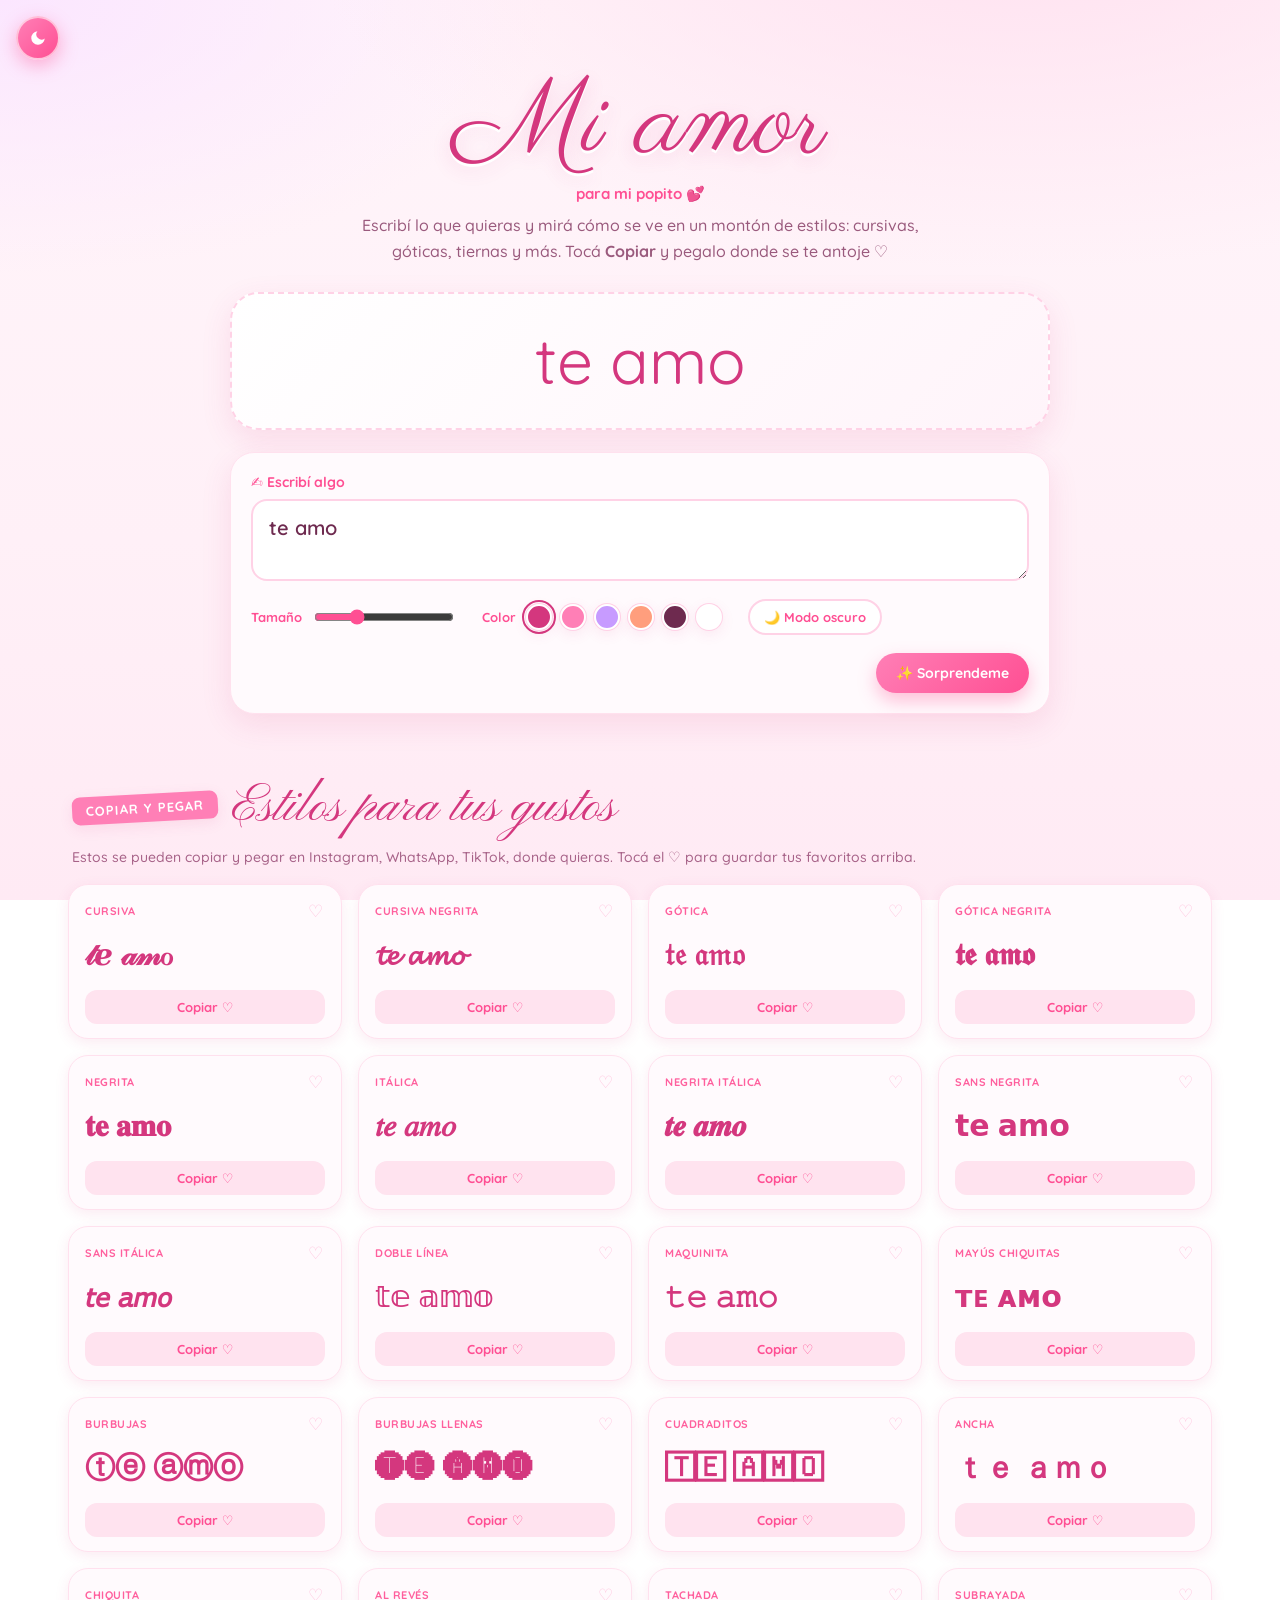
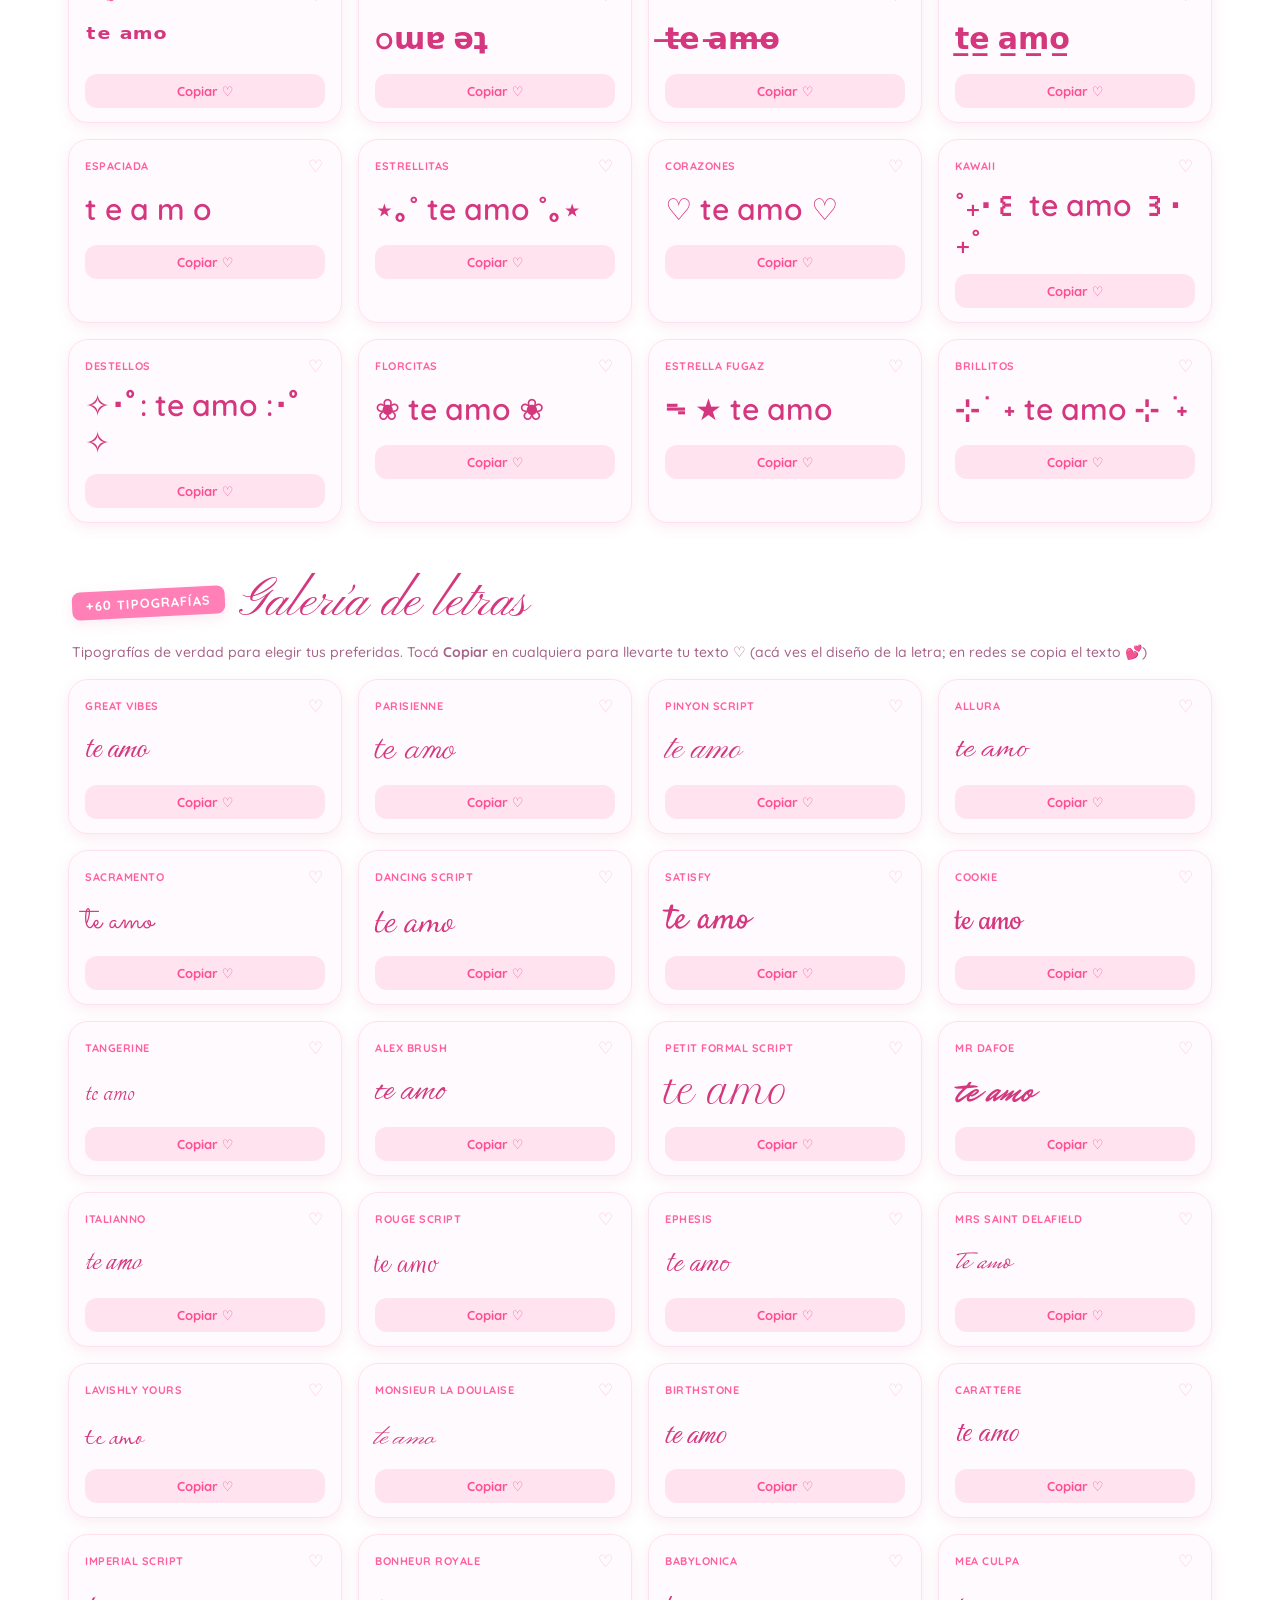
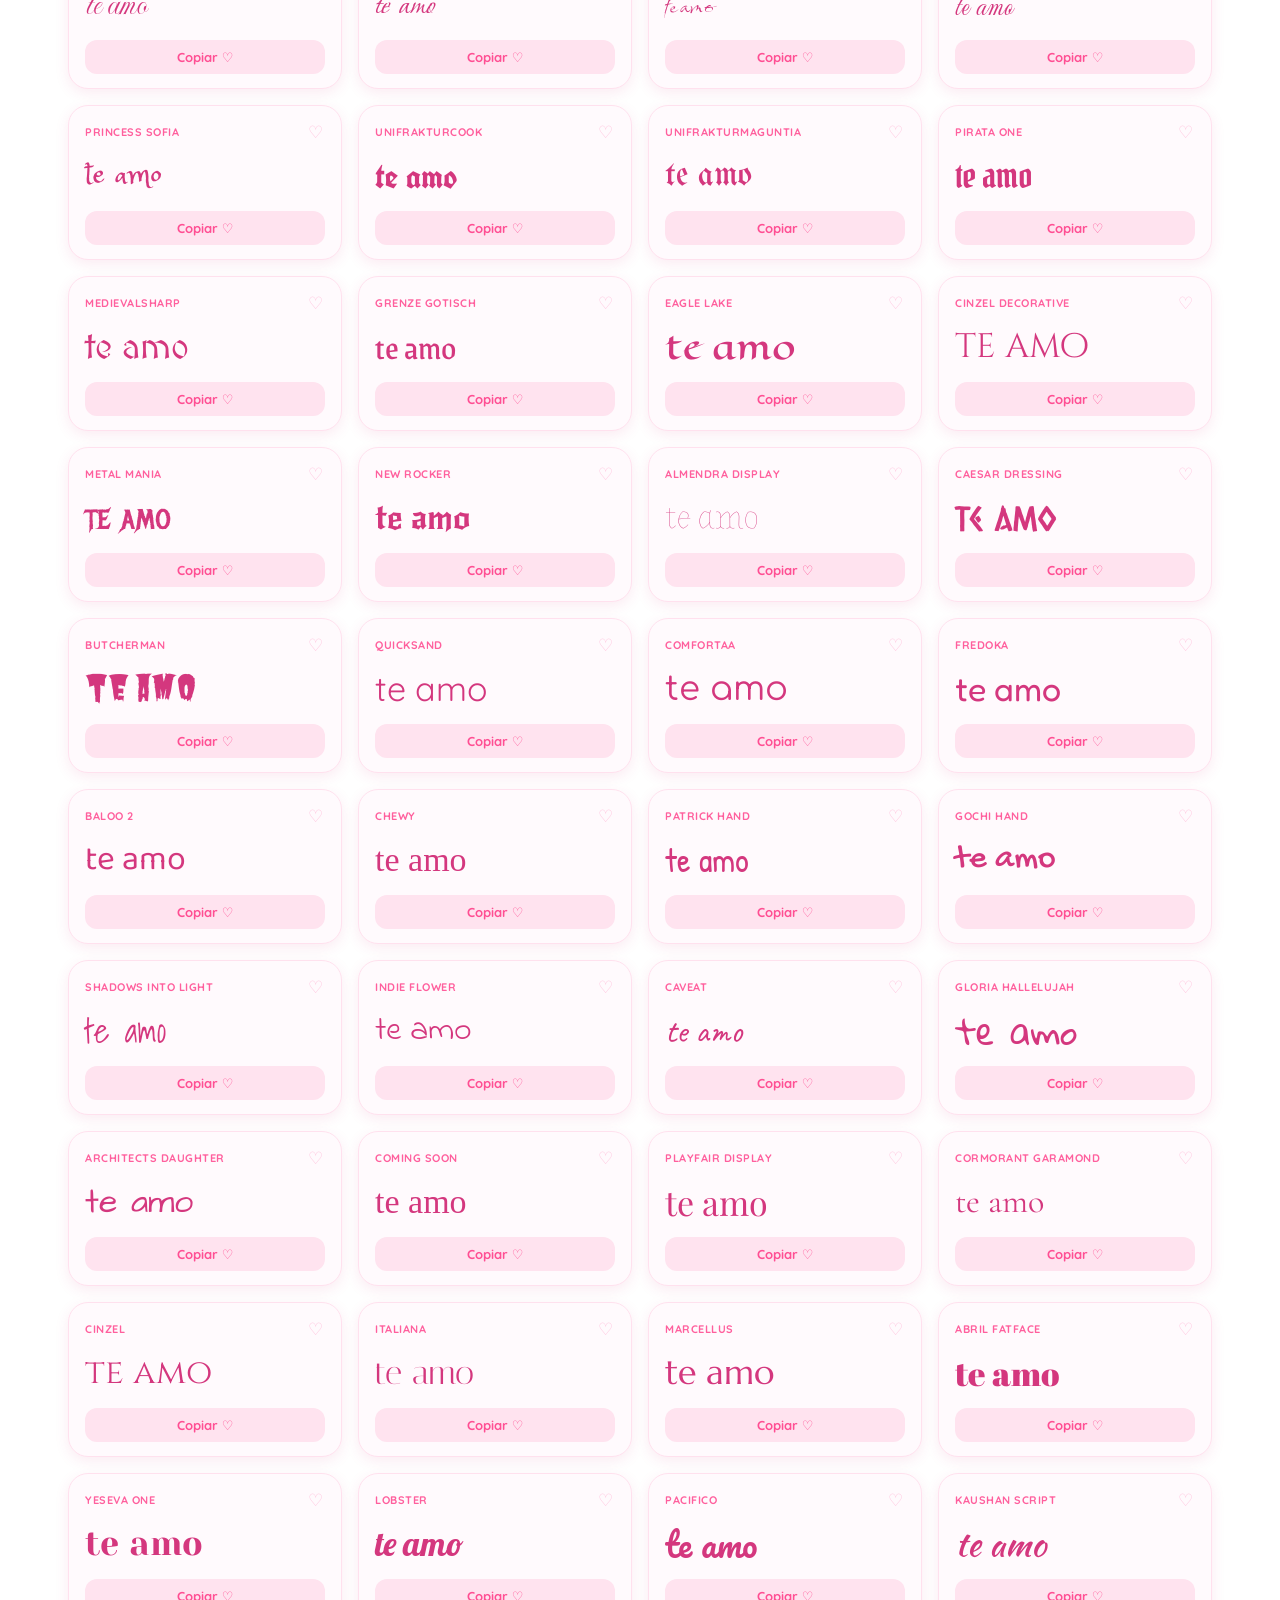
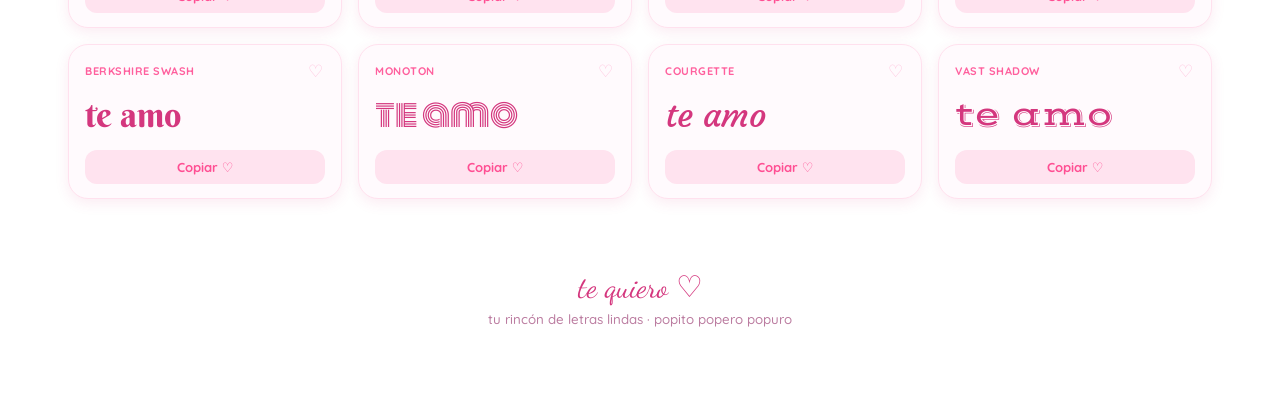
<file: para-vos.html>
<!DOCTYPE html>
<html lang="es">
<head>
<meta charset="UTF-8">
<meta name="viewport" content="width=device-width, initial-scale=1.0">
<title>Tu rincón de letras lindas ♡</title>
<script>try{if(localStorage.getItem('paraVos_dark')==='1')document.documentElement.setAttribute('data-dark','true');}catch(e){}</script>
<link rel="preconnect" href="https://fonts.googleapis.com">
<link rel="preconnect" href="https://fonts.gstatic.com" crossorigin>
<link href="https://fonts.googleapis.com/css2?family=Great+Vibes&family=Parisienne&family=Pinyon+Script&family=Allura&family=Sacramento&family=Dancing+Script:wght@500&family=Satisfy&family=Cookie&family=Tangerine:wght@700&family=Alex+Brush&family=Petit+Formal+Script&family=Mr+Dafoe&family=Italianno&family=Rouge+Script&family=Ephesis&family=Mrs+Saint+Delafield&family=Lavishly+Yours&family=Monsieur+La+Doulaise&family=Birthstone&family=Carattere&family=Imperial+Script&family=Bonheur+Royale&family=Babylonica&family=Mea+Culpa&family=Princess+Sofia&family=UnifrakturCook:wght@700&family=UnifrakturMaguntia&family=Pirata+One&family=MedievalSharp&family=Grenze+Gotisch&family=Eagle+Lake&family=Cinzel+Decorative&family=Metal+Mania&family=New+Rocker&family=Almendra+Display&family=Caesar+Dressing&family=Butcherman&family=Quicksand:wght@400;600;700&family=Comfortaa&family=Fredoka&family=Baloo+2&family=Chewy&family=Patrick+Hand&family=Gochi+Hand&family=Shadows+Into+Light&family=Indie+Flower&family=Caveat&family=Gloria+Hallelujah&family=Architects+Daughter&family=Coming+Soon&family=Playfair+Display:ital@0;1&family=Cormorant+Garamond:ital@0;1&family=Cinzel&family=Italiana&family=Marcellus&family=Abril+Fatface&family=Yeseva+One&family=Lobster&family=Pacifico&family=Kaushan+Script&family=Berkshire+Swash&family=Monoton&family=Courgette&family=Vast+Shadow&display=swap" rel="stylesheet">
<style>
  :root{
    --paper:#fff5fa;
    --blush:#ffe3ef;
    --blush2:#ffd2e6;
    --rosa:#ff7fb6;
    --rosa2:#ff4f93;
    --magenta:#d4377e;
    --plum:#6e2a4f;
    --lila:#c79bff;
    --card:#fffafd;
    --dark:#2c1626;
    --preview-color:#d4377e;
    --preview-size:30px;
    --shadow:0 10px 30px rgba(212,55,126,.12);
    --shadow-soft:0 4px 14px rgba(212,55,126,.10);
  }
  *{box-sizing:border-box}
  html{scroll-behavior:smooth}
  body{
    margin:0;
    font-family:'Quicksand',system-ui,sans-serif;
    color:var(--plum);
    background:
      radial-gradient(1200px 600px at 80% -10%, #ffe0ef 0%, transparent 60%),
      radial-gradient(1000px 500px at 0% 0%, #fbe6ff 0%, transparent 55%),
      linear-gradient(180deg, var(--paper), #fff0f7 60%, #ffeaf4);
    background-attachment:fixed;
    min-height:100vh;
    overflow-x:hidden;
  }

  /* corazoncitos flotando */
  .sky{position:fixed;inset:0;pointer-events:none;z-index:0;overflow:hidden}
  .sky span{
    position:absolute;bottom:-40px;
    font-size:18px;opacity:.5;
    animation:rise linear infinite;
    will-change:transform;
  }
  @keyframes rise{
    0%{transform:translateY(0) rotate(0);opacity:0}
    10%{opacity:.55}
    90%{opacity:.45}
    100%{transform:translateY(-115vh) rotate(40deg);opacity:0}
  }

  .wrap{position:relative;z-index:1;max-width:1180px;margin:0 auto;padding:0 18px 90px}

  /* hero */
  header{text-align:center;padding:54px 12px 14px}
  .eyebrow{
    font-weight:700;letter-spacing:3px;text-transform:uppercase;font-size:12px;
    color:var(--rosa2);background:var(--blush);
    display:inline-block;padding:7px 16px;border-radius:999px;
    box-shadow:var(--shadow-soft);
  }
  h1{
    font-family:'Parisienne',cursive;
    font-weight:400;
    font-size:clamp(52px,11vw,108px);
    line-height:1;
    margin:18px 0 4px;
    color:var(--magenta);
    text-shadow:0 3px 0 #fff, 0 6px 18px rgba(212,55,126,.18);
  }
  .for-you{font-size:15px;color:var(--rosa2);font-weight:600;margin:0 0 6px}
  .for-you b{font-weight:800}
  .hero-sub{max-width:560px;margin:10px auto 0;color:#9a5a7d;line-height:1.6;font-weight:500}

  /* preview gigante en vivo */
  .stage{
    margin:28px auto 6px;max-width:820px;
    background:linear-gradient(135deg,#fff,#fff4fa);
    border:2px dashed var(--blush2);
    border-radius:28px;
    padding:30px 24px;
    box-shadow:var(--shadow);
    min-height:120px;display:flex;align-items:center;justify-content:center;
  }
  .stage .big{
    font-size:clamp(34px,7vw,64px);
    line-height:1.15;color:var(--magenta);text-align:center;
    word-break:break-word;transition:opacity .5s ease;
  }

  /* panel de controles */
  .panel{
    background:var(--card);border-radius:24px;box-shadow:var(--shadow);
    padding:20px;margin:22px auto 0;max-width:820px;
    border:1px solid #ffe1ee;
  }
  .field{display:flex;flex-direction:column;gap:8px}
  .field > label{font-weight:700;color:var(--rosa2);font-size:14px;display:flex;align-items:center;gap:6px}
  textarea#texto{
    width:100%;resize:vertical;min-height:64px;
    font-family:'Quicksand',sans-serif;font-weight:600;font-size:20px;
    color:var(--plum);
    padding:14px 16px;border-radius:16px;
    border:2px solid var(--blush2);background:#fff;outline:none;
    transition:border-color .2s, box-shadow .2s;
  }
  textarea#texto:focus{border-color:var(--rosa);box-shadow:0 0 0 4px rgba(255,127,182,.18)}
  .controls{
    display:flex;flex-wrap:wrap;gap:18px 26px;align-items:center;margin-top:18px;
  }
  .ctl{display:flex;align-items:center;gap:10px}
  .ctl > span{font-weight:700;font-size:13px;color:var(--rosa2)}
  input[type=range]{accent-color:var(--rosa2);cursor:pointer;width:140px}
  .swatches{display:flex;gap:8px}
  .sw{width:26px;height:26px;border-radius:50%;border:2px solid #fff;
    box-shadow:0 0 0 1px #ffd2e6, var(--shadow-soft);cursor:pointer;transition:transform .15s}
  .sw:hover{transform:scale(1.12)}
  .sw.active{outline:2px solid var(--magenta);outline-offset:2px}
  .toggle{
    border:2px solid var(--blush2);background:#fff;color:var(--rosa2);
    font-weight:700;font-family:inherit;font-size:13px;
    padding:8px 14px;border-radius:999px;cursor:pointer;transition:all .15s;
  }
  .toggle.on{background:var(--dark);color:#ffd9ec;border-color:var(--dark)}
  .surprise{
    margin-left:auto;border:none;cursor:pointer;font-family:inherit;font-weight:800;
    color:#fff;background:linear-gradient(135deg,var(--rosa),var(--rosa2));
    padding:11px 20px;border-radius:999px;font-size:14px;
    box-shadow:0 8px 18px rgba(255,79,147,.35);transition:transform .15s, box-shadow .15s;
  }
  .surprise:hover{transform:translateY(-2px);box-shadow:0 12px 24px rgba(255,79,147,.42)}
  .surprise:active{transform:translateY(0)}

  /* secciones */
  section{margin-top:54px}
  .sec-head{display:flex;align-items:center;gap:14px;margin:0 4px 18px;flex-wrap:wrap}
  .tape{
    font-weight:800;font-size:13px;letter-spacing:1px;text-transform:uppercase;
    background:var(--rosa);color:#fff;padding:6px 14px;border-radius:8px;
    transform:rotate(-3deg);box-shadow:var(--shadow-soft);
  }
  .sec-head h2{
    margin:0;font-family:'Pinyon Script',cursive;font-weight:400;
    font-size:clamp(34px,6vw,52px);color:var(--magenta);line-height:1;
  }
  .sec-head p{margin:0;color:#a76288;font-weight:500;font-size:14px;flex-basis:100%}

  /* grilla de cards */
  .grid{display:grid;grid-template-columns:repeat(auto-fill,minmax(265px,1fr));gap:16px}
  .card{
    background:var(--card);border:1px solid #ffe1ee;border-radius:20px;
    padding:16px 16px 14px;box-shadow:var(--shadow-soft);
    transition:transform .15s, box-shadow .15s, border-color .15s;
    display:flex;flex-direction:column;gap:10px;position:relative;
  }
  .card:hover{transform:translateY(-3px);box-shadow:var(--shadow);border-color:var(--rosa)}
  .card.dark{background:var(--dark);border-color:#54304a}
  .card.dark .name{color:#ffb9d8}
  .card.fav{order:-1;border-color:var(--rosa2);box-shadow:0 0 0 2px rgba(255,79,147,.25), var(--shadow)}
  .card .top{display:flex;justify-content:space-between;align-items:center;gap:8px}
  .name{font-size:11px;font-weight:700;letter-spacing:.5px;text-transform:uppercase;color:var(--rosa2);opacity:.9}
  .heart{
    background:none;border:none;cursor:pointer;font-size:17px;line-height:1;
    color:#ffc2dc;padding:2px;transition:transform .15s,color .15s;
  }
  .heart:hover{transform:scale(1.25)}
  .heart.on{color:var(--rosa2)}
  .preview{
    min-height:46px;display:flex;align-items:center;word-break:break-word;
    color:var(--preview-color);line-height:1.25;
  }
  .card.dark .preview{color:#fff0f7}
  /* la galería usa tamaño fijo cómodo por fuente */
  .gallery .preview{font-size:34px}
  /* los estilos para copiar usan el slider */
  .styles .preview{font-size:var(--preview-size);font-weight:600}
  .copy{
    margin-top:2px;border:none;cursor:pointer;font-family:inherit;font-weight:700;font-size:13px;
    color:var(--rosa2);background:var(--blush);border-radius:12px;padding:9px;
    transition:background .15s,color .15s;
  }
  .copy:hover{background:var(--rosa);color:#fff}
  .card.dark .copy{background:#48283f;color:#ffb9d8}
  .card.dark .copy:hover{background:var(--rosa);color:#fff}

  /* toast */
  .toast{
    position:fixed;left:50%;bottom:28px;
    transform:translateX(-50%) translateY(60px);
    background:var(--magenta);color:#fff;font-weight:700;
    padding:12px 22px;border-radius:999px;box-shadow:0 12px 30px rgba(212,55,126,.4);
    z-index:50;opacity:0;transition:transform .35s cubic-bezier(.2,.9,.3,1.3),opacity .35s;
    pointer-events:none;font-size:14px;
  }
  .toast.show{opacity:1;transform:translateX(-50%) translateY(0)}

  footer{text-align:center;margin-top:70px;color:#bb7ca0}
  footer .line{font-family:'Dancing Script',cursive;font-size:30px;color:var(--magenta)}
  footer small{display:block;margin-top:6px;font-weight:500}

  @media (max-width:560px){
    .surprise{margin-left:0;width:100%}
    .controls{gap:14px 18px}
    .gallery .preview{font-size:28px}
  }
  @media (prefers-reduced-motion: reduce){
    .sky{display:none}
    *{animation:none !important;transition:none !important}
    html{scroll-behavior:auto}
  }

  /* ===== 🌙 MODO OSCURO ===== */
  html[data-dark="true"]{
    --paper:#1b0f18;
    --card:#2a1b27;
    --plum:#f4e6ee;
    --blush:#382433;
    --blush2:#4a3242;
    --shadow:0 10px 30px rgba(0,0,0,.45);
    --shadow-soft:0 4px 14px rgba(0,0,0,.4);
    color-scheme:dark;
  }
  html[data-dark="true"] body{
    background:
      radial-gradient(1200px 600px at 80% -10%, #3a1f33 0%, transparent 60%),
      radial-gradient(1000px 500px at 0% 0%, #2a1b3a 0%, transparent 55%),
      linear-gradient(180deg, #1b0f18, #190d16 60%, #150b13);
  }
  html[data-dark="true"] .stage{
    background:linear-gradient(135deg,#2a1b27,#241620);
    border-color:#4a3242;
  }
  html[data-dark="true"] textarea#texto{
    background:#33212e;color:var(--plum);
  }
  html[data-dark="true"] .toggle{background:#33212e;}
  html[data-dark="true"] .hero-sub,
  html[data-dark="true"] .sec-head p{color:#caa6bb;}
  html[data-dark="true"] footer{color:#a87d99;}
  html[data-dark="true"] .card .preview{color:#ffd0e6;}

  /* Botón flotante de modo oscuro */
  .darkmode-toggle{
    position:fixed;top:16px;left:16px;z-index:60;
    width:44px;height:44px;border-radius:50%;
    border:2px solid rgba(255,255,255,.6);
    background:linear-gradient(135deg,var(--rosa),var(--rosa2));
    color:#fff;cursor:pointer;display:flex;align-items:center;justify-content:center;
    box-shadow:0 6px 18px rgba(255,79,147,.4);transition:transform .2s,box-shadow .2s;
  }
  .darkmode-toggle:hover{transform:translateY(-2px) scale(1.06)}
  .darkmode-toggle .dm-sun{display:none}
  html[data-dark="true"] .darkmode-toggle .dm-moon{display:none}
  html[data-dark="true"] .darkmode-toggle .dm-sun{display:block}
  html[data-dark="true"] .darkmode-toggle{background:linear-gradient(135deg,#5a4668,#7d5a8e)}
</style>
</head>
<body>

<div class="sky" id="sky" aria-hidden="true"></div>

<button class="darkmode-toggle" id="darkToggle" title="Modo oscuro / claro" aria-label="Cambiar modo oscuro">
  <svg class="dm-moon" width="18" height="18" viewBox="0 0 24 24" fill="currentColor"><path d="M21 12.79A9 9 0 1 1 11.21 3 7 7 0 0 0 21 12.79z"/></svg>
  <svg class="dm-sun" width="18" height="18" viewBox="0 0 24 24" fill="none" stroke="currentColor" stroke-width="2.2" stroke-linecap="round"><circle cx="12" cy="12" r="4.5"/><path d="M12 2v2M12 20v2M4.9 4.9l1.4 1.4M17.7 17.7l1.4 1.4M2 12h2M20 12h2M4.9 19.1l1.4-1.4M17.7 6.3l1.4-1.4"/></svg>
</button>

<div class="wrap">
  <header>
    <h1 id="heroName">Mi amor</h1>
    <p class="for-you"><b>para mi popito</b> 💕</p>
    <p class="hero-sub">Escribí lo que quieras y mirá cómo se ve en un montón de estilos: cursivas, góticas, tiernas y más. Tocá <b>Copiar</b> y pegalo donde se te antoje ♡</p>

    <div class="stage"><div class="big" id="stage">tu texto acá</div></div>

    <div class="panel">
      <div class="field">
        <label for="texto">✍️ Escribí algo</label>
        <textarea id="texto" placeholder="ej: mi amor, te amo, tu nombre..." spellcheck="false">te amo</textarea>
      </div>
      <div class="controls">
        <div class="ctl">
          <span>Tamaño</span>
          <input type="range" id="size" min="18" max="60" value="30" aria-label="Tamaño de la letra">
        </div>
        <div class="ctl">
          <span>Color</span>
          <div class="swatches" id="swatches" role="group" aria-label="Color de la letra">
            <button class="sw active" style="background:#d4377e" data-c="#d4377e" aria-label="rosa fuerte"></button>
            <button class="sw" style="background:#ff7fb6" data-c="#ff7fb6" aria-label="rosa"></button>
            <button class="sw" style="background:#c79bff" data-c="#c79bff" aria-label="lila"></button>
            <button class="sw" style="background:#ff9e7d" data-c="#ff9e7d" aria-label="durazno"></button>
            <button class="sw" style="background:#6e2a4f" data-c="#6e2a4f" aria-label="ciruela"></button>
            <button class="sw" style="background:#ffffff" data-c="#ffffff" aria-label="blanco"></button>
          </div>
        </div>
        <button class="toggle" id="bgToggle" aria-pressed="false">🌙 Fondo oscuro</button>
        <button class="surprise" id="surprise">✨ Sorprendeme</button>
      </div>
    </div>
  </header>

  <!-- ESTILOS PARA COPIAR -->
  <section id="estilos">
    <div class="sec-head">
      <span class="tape">copiar y pegar</span>
      <h2>Estilos para tus gustos</h2>
      <p>Estos se pueden copiar y pegar en Instagram, WhatsApp, TikTok, donde quieras. Tocá el ♡ para guardar tus favoritos arriba.</p>
    </div>
    <div class="grid styles" id="styleGrid"></div>
  </section>

  <!-- GALERÍA DE TIPOGRAFÍAS -->
  <section id="galeria">
    <div class="sec-head">
      <span class="tape">+60 tipografías</span>
      <h2>Galería de letras</h2>
      <p>Tipografías de verdad para elegir tus preferidas. Tocá <b>Copiar</b> en cualquiera para llevarte tu texto ♡ (acá ves el diseño de la letra; en redes se copia el texto 💕)</p>
    </div>
    <div class="grid gallery" id="fontGrid"></div>
  </section>

  <footer>
    <div class="line">te quiero ♡</div>
    <small>tu rincón de letras lindas · popito popero popuro</small>
  </footer>
</div>

<div class="toast" id="toast">¡copiado! ♡</div>

<script>
/* ---------- corazoncitos flotando ---------- */
(function(){
  const sky=document.getElementById('sky');
  const chars=['♡','✿','❀','✦','🎀','♥','✧','ʚ♡ɞ'];
  const N=18;
  for(let i=0;i<N;i++){
    const s=document.createElement('span');
    s.textContent=chars[Math.floor(Math.random()*chars.length)];
    s.style.left=Math.random()*100+'%';
    s.style.fontSize=(12+Math.random()*20)+'px';
    s.style.animationDuration=(9+Math.random()*12)+'s';
    s.style.animationDelay=(-Math.random()*15)+'s';
    s.style.color=['#ff7fb6','#ff4f93','#c79bff','#ffb3d1'][Math.floor(Math.random()*4)];
    sky.appendChild(s);
  }
})();

/* ---------- motor de estilos unicode ---------- */
function base(upB, loB, digB, upOver, loOver){
  upOver=upOver||{}; loOver=loOver||{};
  const up=[],lo=[],dig=[];
  for(let i=0;i<26;i++){
    up.push(String.fromCodePoint(upOver[i]!=null?upOver[i]:upB+i));
    lo.push(String.fromCodePoint(loOver[i]!=null?loOver[i]:loB+i));
  }
  if(digB!=null) for(let i=0;i<10;i++) dig.push(String.fromCodePoint(digB+i));
  return {up,lo,dig};
}
function mapFromArrays(up, lo, dig){
  const m={}, A="ABCDEFGHIJKLMNOPQRSTUVWXYZ", a="abcdefghijklmnopqrstuvwxyz", D="0123456789";
  for(let i=0;i<26;i++){ m[A[i]]=up[i]; m[a[i]]=lo[i]; }
  if(dig && dig.length) for(let i=0;i<10;i++) m[D[i]]=dig[i];
  return m;
}
function conv(t, map){ return Array.from(t).map(ch => map[ch]!=null?map[ch]:ch).join(''); }
function combine(t, mark){ return Array.from(t).map(ch => ch===' '?ch:ch+mark).join(''); }
function deco(pre,suf){ return t => pre+t+suf; }

const M={}; let b;
b=base(0x1D400,0x1D41A,0x1D7CE); M.bold=mapFromArrays(b.up,b.lo,b.dig);
b=base(0x1D434,0x1D44E,null,{},{7:0x210E}); M.italic=mapFromArrays(b.up,b.lo);
b=base(0x1D468,0x1D482); M.boldItalic=mapFromArrays(b.up,b.lo);
b=base(0x1D49C,0x1D4B6,null,{1:0x212C,4:0x2130,5:0x2131,7:0x210B,8:0x2110,11:0x2112,12:0x2133,17:0x211B},{4:0x212F,6:0x210A,14:0x2134}); M.script=mapFromArrays(b.up,b.lo);
b=base(0x1D4D0,0x1D4EA); M.boldScript=mapFromArrays(b.up,b.lo);
b=base(0x1D504,0x1D51E,null,{2:0x212D,7:0x210C,8:0x2111,17:0x211C,25:0x2128}); M.fraktur=mapFromArrays(b.up,b.lo);
b=base(0x1D56C,0x1D586); M.boldFraktur=mapFromArrays(b.up,b.lo);
b=base(0x1D538,0x1D552,0x1D7D8,{2:0x2102,7:0x210D,13:0x2115,15:0x2119,16:0x211A,17:0x211D,25:0x2124}); M.doubleStruck=mapFromArrays(b.up,b.lo,b.dig);
b=base(0x1D670,0x1D68A,0x1D7F6); M.mono=mapFromArrays(b.up,b.lo,b.dig);
b=base(0x1D5D4,0x1D5EE,0x1D7EC); M.sansBold=mapFromArrays(b.up,b.lo,b.dig);
b=base(0x1D608,0x1D622); M.sansItalic=mapFromArrays(b.up,b.lo);
b=base(0xFF21,0xFF41,0xFF10); M.fullwidth=mapFromArrays(b.up,b.lo,b.dig);
b=base(0x24B6,0x24D0); M.circled=mapFromArrays(b.up,b.lo); M.circled['0']='⓪'; for(let i=1;i<=9;i++) M.circled[String(i)]=String.fromCodePoint(0x2460+(i-1));
b=base(0x1F150,0x1F150); M.negCircled=mapFromArrays(b.up,b.lo); M.negCircled['0']='⓿'; for(let i=1;i<=9;i++) M.negCircled[String(i)]=String.fromCodePoint(0x2776+(i-1));
b=base(0x1F130,0x1F130); M.squared=mapFromArrays(b.up,b.lo);

const scl=['ᴀ','ʙ','ᴄ','ᴅ','ᴇ','ꜰ','ɢ','ʜ','ɪ','ᴊ','ᴋ','ʟ','ᴍ','ɴ','ᴏ','ᴘ','ǫ','ʀ','s','ᴛ','ᴜ','ᴠ','ᴡ','x','ʏ','ᴢ'];
M.smallcaps=mapFromArrays(scl,scl);
const sup=['ᵃ','ᵇ','ᶜ','ᵈ','ᵉ','ᶠ','ᵍ','ʰ','ⁱ','ʲ','ᵏ','ˡ','ᵐ','ⁿ','ᵒ','ᵖ','q','ʳ','ˢ','ᵗ','ᵘ','ᵛ','ʷ','ˣ','ʸ','ᶻ'];
const supd=['⁰','¹','²','³','⁴','⁵','⁶','⁷','⁸','⁹'];
M.superscript=mapFromArrays(sup,sup,supd);

const fu=['∀','𐐒','Ɔ','ᗡ','Ǝ','Ⅎ','⅁','H','I','ſ','ʞ','˥','W','N','O','Ԁ','Ό','ᴚ','S','⊥','∩','Λ','M','X','⅄','Z'];
const fl=['ɐ','q','ɔ','p','ǝ','ɟ','ƃ','ɥ','ᴉ','ɾ','ʞ','l','ɯ','u','o','d','b','ɹ','s','ʇ','n','ʌ','ʍ','x','ʎ','z'];
const fd=['0','Ɩ','ᄅ','Ɛ','ㄣ','ϛ','9','ㄥ','8','6'];
const flipMap=mapFromArrays(fu,fl,fd);
function applyFlip(t){ return Array.from(t).map(ch=> flipMap[ch]!=null?flipMap[ch]:ch).reverse().join(''); }

const STYLES=[
 {n:'Cursiva',          f:t=>conv(t,M.script)},
 {n:'Cursiva negrita',  f:t=>conv(t,M.boldScript)},
 {n:'Gótica',           f:t=>conv(t,M.fraktur)},
 {n:'Gótica negrita',   f:t=>conv(t,M.boldFraktur)},
 {n:'Negrita',          f:t=>conv(t,M.bold)},
 {n:'Itálica',          f:t=>conv(t,M.italic)},
 {n:'Negrita itálica',  f:t=>conv(t,M.boldItalic)},
 {n:'Sans negrita',     f:t=>conv(t,M.sansBold)},
 {n:'Sans itálica',     f:t=>conv(t,M.sansItalic)},
 {n:'Doble línea',      f:t=>conv(t,M.doubleStruck)},
 {n:'Maquinita',        f:t=>conv(t,M.mono)},
 {n:'Mayús chiquitas',  f:t=>conv(t,M.smallcaps)},
 {n:'Burbujas',         f:t=>conv(t,M.circled)},
 {n:'Burbujas llenas',  f:t=>conv(t,M.negCircled)},
 {n:'Cuadraditos',      f:t=>conv(t,M.squared)},
 {n:'Ancha',            f:t=>conv(t,M.fullwidth)},
 {n:'Chiquita',         f:t=>conv(t,M.superscript)},
 {n:'Al revés',         f:t=>applyFlip(t)},
 {n:'Tachada',          f:t=>combine(t,'\u0336')},
 {n:'Subrayada',        f:t=>combine(t,'\u0332')},
 {n:'Espaciada',        f:t=>Array.from(t).join(' ')},
 {n:'Estrellitas',      f:deco('⋆｡˚ ',' ˚｡⋆')},
 {n:'Corazones',        f:deco('♡ ',' ♡')},
 {n:'Kawaii',           f:deco('˚₊‧꒰ ',' ꒱‧₊˚')},
 {n:'Destellos',        f:deco('✧･ﾟ: ',' :･ﾟ✧')},
 {n:'Florcitas',        f:deco('❀ ',' ❀')},
 {n:'Estrella fugaz',   f:deco('ᯓ★ ','')},
 {n:'Brillitos',        f:deco('⊹ ࣪ ˖ ',' ⊹ ࣪ ˖')},
];

/* ---------- catálogo de tipografías ---------- */
const FONTS=[
 // románticas / cursivas
 ['Great Vibes'],['Parisienne'],['Pinyon Script'],['Allura'],['Sacramento'],
 ['Dancing Script'],['Satisfy'],['Cookie'],['Tangerine'],['Alex Brush'],
 ['Petit Formal Script'],['Mr Dafoe'],['Italianno'],['Rouge Script'],['Ephesis'],
 ['Mrs Saint Delafield'],['Lavishly Yours'],['Monsieur La Doulaise'],['Birthstone'],['Carattere'],
 ['Imperial Script'],['Bonheur Royale'],['Babylonica'],['Mea Culpa'],['Princess Sofia'],
 // góticas / medieval
 ['UnifrakturCook'],['UnifrakturMaguntia'],['Pirata One'],['MedievalSharp'],['Grenze Gotisch'],
 ['Eagle Lake'],['Cinzel Decorative'],['Metal Mania'],['New Rocker'],['Almendra Display'],
 ['Caesar Dressing'],['Butcherman'],
 // tiernas / a mano
 ['Quicksand'],['Comfortaa'],['Fredoka'],['Baloo 2'],['Chewy'],['Patrick Hand'],['Gochi Hand'],
 ['Shadows Into Light'],['Indie Flower'],['Caveat'],['Gloria Hallelujah'],['Architects Daughter'],['Coming Soon'],
 // elegantes
 ['Playfair Display'],['Cormorant Garamond'],['Cinzel'],['Italiana'],['Marcellus'],['Abril Fatface'],['Yeseva One'],
 // decorativas
 ['Lobster'],['Pacifico'],['Kaushan Script'],['Berkshire Swash'],['Monoton'],['Courgette'],['Vast Shadow'],
];

/* ---------- estado y refs ---------- */
const input=document.getElementById('texto');
const stage=document.getElementById('stage');
const styleGrid=document.getElementById('styleGrid');
const fontGrid=document.getElementById('fontGrid');
const toast=document.getElementById('toast');

const styleCards=[]; // {fn, el}
const fontCards=[];  // {el}

function currentText(){ return input.value.trim() || 'tu texto acá'; }

/* construir cards de estilos */
STYLES.forEach(st=>{
  const card=document.createElement('div'); card.className='card';
  const top=document.createElement('div'); top.className='top';
  const name=document.createElement('div'); name.className='name'; name.textContent=st.n;
  const heart=document.createElement('button'); heart.className='heart'; heart.innerHTML='♡';
  heart.setAttribute('aria-label','guardar como favorito');
  heart.onclick=()=>{ const on=card.classList.toggle('fav'); heart.classList.toggle('on',on); heart.innerHTML=on?'♥':'♡'; };
  top.append(name,heart);
  const pv=document.createElement('div'); pv.className='preview';
  const copy=document.createElement('button'); copy.className='copy'; copy.textContent='Copiar ♡';
  copy.onclick=()=>doCopy(st.f(currentText()));
  card.append(top,pv,copy);
  styleGrid.appendChild(card);
  styleCards.push({fn:st.f,el:pv});
});

/* construir cards de tipografías */
FONTS.forEach(([fam])=>{
  const card=document.createElement('div'); card.className='card';
  const top=document.createElement('div'); top.className='top';
  const name=document.createElement('div'); name.className='name'; name.textContent=fam;
  const heart=document.createElement('button'); heart.className='heart'; heart.innerHTML='♡';
  heart.setAttribute('aria-label','guardar como favorita');
  heart.onclick=()=>{ const on=card.classList.toggle('fav'); heart.classList.toggle('on',on); heart.innerHTML=on?'♥':'♡'; };
  top.append(name,heart);
  const pv=document.createElement('div'); pv.className='preview';
  pv.style.fontFamily="'"+fam+"', cursive";
  const copy=document.createElement('button'); copy.className='copy'; copy.textContent='Copiar ♡';
  copy.onclick=()=>doCopy(currentText());
  card.append(top,pv,copy);
  fontGrid.appendChild(card);
  fontCards.push({el:pv});
});

/* ---------- render ---------- */
function render(){
  const t=currentText();
  stage.textContent=t;
  styleCards.forEach(c=> c.el.textContent=c.fn(t));
  fontCards.forEach(c=> c.el.textContent=t);
}
render();
input.addEventListener('input',render);

/* ---------- copiar ---------- */
async function doCopy(text){
  let ok=false;
  try{ await navigator.clipboard.writeText(text); ok=true; }
  catch(e){
    try{
      const ta=document.createElement('textarea');
      ta.value=text; ta.style.position='fixed'; ta.style.top='-1000px'; ta.style.opacity='0';
      document.body.appendChild(ta); ta.focus(); ta.select();
      ok=document.execCommand('copy'); ta.remove();
    }catch(e2){ ok=false; }
  }
  toast.textContent= ok ? '¡copiado! ♡' : 'no se pudo copiar 😢 copialo a mano';
  toast.classList.add('show');
  clearTimeout(window._tt);
  window._tt=setTimeout(()=>toast.classList.remove('show'),1600);
}

/* ---------- controles ---------- */
document.getElementById('size').addEventListener('input',e=>{
  document.documentElement.style.setProperty('--preview-size', e.target.value+'px');
});
document.getElementById('swatches').addEventListener('click',e=>{
  const btn=e.target.closest('.sw'); if(!btn) return;
  document.querySelectorAll('.sw').forEach(s=>s.classList.remove('active'));
  btn.classList.add('active');
  document.documentElement.style.setProperty('--preview-color', btn.dataset.c);
});
/* ---------- modo oscuro (página completa) ---------- */
const bgToggle=document.getElementById('bgToggle');
function setNight(on){
  document.documentElement.setAttribute('data-dark', on?'true':'false');
  try{ localStorage.setItem('paraVos_dark', on?'1':'0'); }catch(e){}
  if(bgToggle){
    bgToggle.classList.toggle('on',on);
    bgToggle.setAttribute('aria-pressed', on);
    bgToggle.textContent = on ? '☀️ Modo claro' : '🌙 Modo oscuro';
  }
}
function isNight(){ return document.documentElement.getAttribute('data-dark')==='true'; }
document.getElementById('darkToggle').addEventListener('click',()=>setNight(!isNight()));
if(bgToggle) bgToggle.addEventListener('click',()=>setNight(!isNight()));
/* reflejar estado inicial (lo aplicó el script del head) */
setNight(isNight());

/* ---------- sorpresa: resalta una tipografía al azar en el escenario ---------- */
const surpriseFonts=FONTS.map(f=>f[0]);
document.getElementById('surprise').addEventListener('click',()=>{
  const fam=surpriseFonts[Math.floor(Math.random()*surpriseFonts.length)];
  stage.style.opacity=0;
  setTimeout(()=>{
    stage.style.fontFamily="'"+fam+"', cursive";
    stage.textContent=currentText();
    stage.style.opacity=1;
    toast.textContent='✨ '+fam;
    toast.classList.add('show');
    clearTimeout(window._tt);
    window._tt=setTimeout(()=>toast.classList.remove('show'),1600);
  },220);
});
</script>
</body>
</html>
</file>
<file: styles.css>
/* ==========================================================
   Mi Rincón Rosado · estilos
   Paleta rosa pastel + dorado suave + crema
   Tip: Para sumar My Melody / Sanrio, busca en este archivo
        el bloque "SANRIO PLACEHOLDERS" más abajo.
   ========================================================== */

:root,
[data-theme="melody"]{
  --pink-50:#fff5f8;
  --pink-100:#fde7ee;
  --pink-200:#fbd0dd;
  --pink-300:#f7b3c6;
  --pink-400:#f291ad;
  --pink-500:#e96a91;
  --pink-600:#d44a76;
  --rose:#c84068;
  --cream:#fffaf6;
  --gold:#d9a86c;
  --gold-soft:#f0d4a8;
  --text:#5a3a48;
  --text-soft:#8a6878;
  --shadow:0 8px 30px rgba(232,106,145,0.15);
  --shadow-hover:0 12px 40px rgba(232,106,145,0.25);
  --surface:#ffffff;            /* fondo de tarjetas (modo claro) */
  --surface-2:#fff5fa;          /* segundo tono para gradientes suaves */
}

/* ===== Tema Kuromi (morado/oscuro) ===== */
[data-theme="kuromi"]{
  --pink-50:#f8f4fb;
  --pink-100:#ede4f5;
  --pink-200:#d9c4e8;
  --pink-300:#c0a3d8;
  --pink-400:#a47ec3;
  --pink-500:#8855a8;
  --pink-600:#6c3d8e;
  --rose:#4d2671;
  --cream:#faf5fd;
  --gold:#c4a3e0;
  --gold-soft:#dfc9ee;
  --text:#3d2547;
  --text-soft:#6b4a7a;
  --shadow:0 8px 30px rgba(136,85,168,0.18);
  --shadow-hover:0 12px 40px rgba(136,85,168,0.3);
}

/* ===== Tema Cinnamoroll (celeste suave) ===== */
[data-theme="cinnamoroll"]{
  --pink-50:#f0f9ff;
  --pink-100:#dceefb;
  --pink-200:#b9def7;
  --pink-300:#8cc8f1;
  --pink-400:#5eafe7;
  --pink-500:#3691da;
  --pink-600:#2076b9;
  --rose:#155a93;
  --cream:#f8fbff;
  --gold:#a8c8e6;
  --gold-soft:#cee0f0;
  --text:#2d3e54;
  --text-soft:#5b7c98;
  --shadow:0 8px 30px rgba(94,175,231,0.18);
  --shadow-hover:0 12px 40px rgba(94,175,231,0.3);
}

/* ===== Tema Pompompurin (crema/mostaza) ===== */
[data-theme="pompompurin"]{
  --pink-50:#fffbf2;
  --pink-100:#fdf2dc;
  --pink-200:#fadfa4;
  --pink-300:#f5c769;
  --pink-400:#efad3a;
  --pink-500:#e09227;
  --pink-600:#c0741a;
  --rose:#95560f;
  --cream:#fffdf5;
  --gold:#d4af6e;
  --gold-soft:#ecd9b3;
  --text:#4a3a1a;
  --text-soft:#7a6535;
  --shadow:0 8px 30px rgba(224,146,39,0.15);
  --shadow-hover:0 12px 40px rgba(224,146,39,0.28);
}

/* ===== Cursor con corazoncito ♡ ===== */
html, body{
  cursor: url("data:image/svg+xml;utf8,<svg xmlns='http://www.w3.org/2000/svg' width='28' height='28' viewBox='0 0 24 24'><path fill='%23e96a91' stroke='%23ffffff' stroke-width='1.5' stroke-linejoin='round' d='M12 21.35l-1.45-1.32C5.4 15.36 2 12.28 2 8.5 2 5.42 4.42 3 7.5 3c1.74 0 3.41.81 4.5 2.09C13.09 3.81 14.76 3 16.5 3 19.58 3 22 5.42 22 8.5c0 3.78-3.4 6.86-8.55 11.54L12 21.35z'/></svg>") 14 14, auto;
}

*{box-sizing:border-box;margin:0;padding:0;}

html,body{
  min-height:100vh;
  font-family:'Quicksand',sans-serif;
  color:var(--text);
  background:
    radial-gradient(circle at 10% 10%, #fce0eb 0%, transparent 40%),
    radial-gradient(circle at 90% 80%, #fde4c9 0%, transparent 40%),
    radial-gradient(circle at 50% 50%, #ffeef4 0%, #fff5f8 100%);
  background-attachment:fixed;
  overflow-x:hidden;
}

/* ===== Pétalos que caen ===== */
.petals{
  position:fixed;inset:0;pointer-events:none;z-index:0;overflow:hidden;
}
.petal{
  position:absolute;
  width:24px;height:24px;
  opacity:0.4;
  animation:fall linear infinite;
}
@keyframes fall{
  0%{transform:translateY(-10vh) rotate(0deg);opacity:0;}
  10%{opacity:0.5;}
  90%{opacity:0.4;}
  100%{transform:translateY(110vh) rotate(720deg);opacity:0;}
}

/* ===== Flores en esquinas ===== */
.corner-flower{
  position:fixed;width:180px;height:180px;opacity:0.55;pointer-events:none;z-index:1;
}
.corner-flower.tl{top:-30px;left:-30px;}
.corner-flower.tr{top:-30px;right:-30px;transform:scaleX(-1);}
.corner-flower.bl{bottom:-30px;left:-30px;transform:scaleY(-1);}
.corner-flower.br{bottom:-30px;right:-30px;transform:scale(-1,-1);}

/* SANRIO PLACEHOLDERS:
   Si más adelante quieres agregar imagen de My Melody u otro personaje,
   puedes crear divs con clase .sanrio-deco posicionados absolute:
   .sanrio-deco { position:fixed; bottom:20px; right:20px; width:120px; z-index:2; pointer-events:none; }
*/

.container{
  position:relative;z-index:2;
  max-width:1200px;
  margin:0 auto;
  padding:32px 24px 80px;
}

/* ===== Tarjeta de perfil ===== */
header.profile-card{
  background:var(--surface);
  border-radius:28px;
  overflow:hidden;
  margin:16px 0 36px;
  position:relative;
  border:1.5px solid rgba(247,179,198,0.4);
  box-shadow:var(--shadow);
  padding-bottom:26px;
}
.profile-banner{
  width:100%;
  height:170px;
  background-image:linear-gradient(135deg,#fbd0dd 0%,#f7b3c6 50%,#fde4c9 100%);
  background-size:cover;
  background-position:center;
  position:relative;
}
.profile-banner::after{
  content:'';
  position:absolute;inset:0;
  background:linear-gradient(180deg,transparent 50%,rgba(255,255,255,0.15));
  pointer-events:none;
}
.profile-avatar-wrap{
  display:flex;justify-content:center;
  margin-top:-66px;
  position:relative;z-index:2;
}
.profile-avatar{
  width:130px;height:130px;
  border-radius:50%;
  background:var(--surface) center/cover no-repeat;
  border:5px solid white;
  box-shadow:0 8px 24px rgba(232,106,145,0.3);
  display:flex;align-items:center;justify-content:center;
  font-size:3.4rem;
  color:var(--pink-400);
  overflow:hidden;
}
.profile-info{
  text-align:center;
  padding:12px 28px 0;
}
.profile-bio{
  font-family:'Cormorant Garamond',serif;
  font-style:italic;
  color:var(--text-soft);
  font-size:1.05rem;
  max-width:520px;
  margin:6px auto 4px;
  line-height:1.45;
  white-space:pre-wrap;
}
.profile-bio:empty{display:none;}

/* Botón editar perfil (sobre el banner) */
.profile-edit-btn{
  position:absolute;top:18px;left:18px;
  background:rgba(255,255,255,0.85);
  backdrop-filter:blur(8px);
  border:1.5px solid var(--pink-200);
  width:42px;height:42px;border-radius:50%;
  display:flex;align-items:center;justify-content:center;
  cursor:pointer;color:var(--pink-500);
  transition:all 0.25s ease;
  box-shadow:var(--shadow);
  z-index:3;
}
.profile-edit-btn:hover{background:var(--surface);transform:scale(1.08);}

/* El gear button cuando está dentro del banner */
.profile-banner .settings-btn{
  top:18px;right:18px;
  background:rgba(255,255,255,0.85);
}

.greeting{
  font-family:'Cormorant Garamond',serif;
  font-style:italic;
  font-size:1.2rem;
  color:var(--text-soft);
  letter-spacing:0.04em;
}
h1.title{
  font-family:'Dancing Script',cursive;
  font-size:clamp(2.8rem,6vw,4.5rem);
  font-weight:700;
  background:linear-gradient(120deg,var(--pink-500),var(--rose),var(--gold));
  -webkit-background-clip:text;
  background-clip:text;
  color:transparent;
  margin:8px 0 12px;
  line-height:1;
  text-shadow:0 2px 12px rgba(232,106,145,0.1);
}
.subtitle{
  font-family:'Cormorant Garamond',serif;
  font-style:italic;
  font-size:1.1rem;
  color:var(--text-soft);
}
.heart-divider{
  display:flex;align-items:center;justify-content:center;gap:10px;
  margin:18px 0 8px;
  color:var(--pink-400);
}
.heart-divider::before, .heart-divider::after{
  content:'';height:1px;width:60px;
  background:linear-gradient(90deg,transparent,var(--pink-300),transparent);
}

/* ===== Botón ajustes ===== */
.settings-btn{
  position:absolute;top:24px;right:24px;
  background:rgba(255,255,255,0.7);
  backdrop-filter:blur(8px);
  border:1.5px solid var(--pink-200);
  width:42px;height:42px;border-radius:50%;
  display:flex;align-items:center;justify-content:center;
  cursor:pointer;color:var(--pink-500);
  transition:all 0.25s ease;
  box-shadow:var(--shadow);
}
.settings-btn:hover{background:var(--pink-100);transform:rotate(45deg);}

/* ===== Estadísticas ===== */
.stats{
  display:grid;
  grid-template-columns:repeat(auto-fit,minmax(140px,1fr));
  gap:16px;
  margin:24px 0 36px;
}
.stat-card{
  background:linear-gradient(135deg,rgba(255,255,255,0.95),rgba(253,231,238,0.85));
  backdrop-filter:blur(10px);
  border:1.5px solid rgba(247,179,198,0.4);
  border-radius:20px;
  padding:18px 16px;
  text-align:center;
  box-shadow:var(--shadow);
  transition:transform 0.3s ease;
  position:relative;overflow:hidden;
}
.stat-card::before{
  content:'';position:absolute;top:-20px;right:-20px;width:60px;height:60px;
  background:radial-gradient(circle,rgba(247,179,198,0.4),transparent);
  border-radius:50%;
}
.stat-card:hover{transform:translateY(-3px);}
.stat-num{
  font-family:'Dancing Script',cursive;
  font-size:2.4rem;
  color:var(--rose);
  line-height:1;
}
.stat-label{
  font-size:0.82rem;
  color:var(--text-soft);
  margin-top:4px;
  text-transform:uppercase;letter-spacing:0.06em;
}

/* ===== Tabs de categoría ===== */
.category-tabs{
  display:flex;justify-content:center;gap:8px;flex-wrap:wrap;
  margin:24px auto 28px;
  background:rgba(255,255,255,0.6);
  backdrop-filter:blur(8px);
  padding:8px;
  border-radius:50px;
  box-shadow:var(--shadow);
  border:1.5px solid rgba(247,179,198,0.4);
  max-width:fit-content;
}
.cat-tab{
  background:transparent;border:none;
  padding:12px 22px;border-radius:40px;
  font-family:'Quicksand',sans-serif;font-weight:600;font-size:0.95rem;
  color:var(--text-soft);cursor:pointer;
  transition:all 0.3s ease;
  display:flex;align-items:center;gap:8px;
}
.cat-tab.active{
  background:linear-gradient(135deg,var(--pink-400),var(--pink-500));
  color:white;
  box-shadow:0 4px 14px rgba(232,106,145,0.4);
}
.cat-tab:hover:not(.active){background:var(--pink-100);color:var(--rose);}

/* ===== Sub-tabs (estados) ===== */
.status-tabs{
  display:flex;gap:12px;margin:20px 0;flex-wrap:wrap;justify-content:center;
}
.status-tab{
  background:rgba(255,255,255,0.8);
  border:1.5px solid var(--pink-200);
  padding:8px 18px;border-radius:30px;
  cursor:pointer;font-family:inherit;font-size:0.88rem;color:var(--text);
  transition:all 0.25s ease;font-weight:500;
  display:inline-flex;align-items:center;gap:6px;
}
.status-tab.active{
  background:var(--pink-300);color:white;border-color:var(--pink-300);
  box-shadow:0 4px 12px rgba(247,179,198,0.5);
}
.status-tab .count{
  background:rgba(255,255,255,0.4);padding:1px 8px;border-radius:20px;
  font-size:0.75rem;font-weight:700;
}

/* ===== Buscador ===== */
.search-box{
  background:rgba(255,255,255,0.92);
  backdrop-filter:blur(10px);
  border:1.5px solid var(--pink-200);
  border-radius:24px;
  padding:18px;
  margin:18px 0 24px;
  box-shadow:var(--shadow);
}
.search-bar{
  display:flex;gap:10px;align-items:center;
  background:var(--surface);border:1.5px solid var(--pink-100);
  border-radius:50px;padding:6px 8px 6px 20px;
}
.search-bar svg{color:var(--pink-400);flex-shrink:0;}
.search-bar input{
  flex:1;border:none;outline:none;background:transparent;
  font-family:inherit;font-size:1rem;color:var(--text);padding:8px 0;
}
.search-bar input::placeholder{color:var(--text-soft);font-style:italic;}

.btn{
  background:linear-gradient(135deg,var(--pink-400),var(--pink-500));
  color:white;border:none;
  padding:10px 22px;border-radius:40px;
  font-family:inherit;font-weight:600;font-size:0.92rem;
  cursor:pointer;transition:all 0.25s ease;
  box-shadow:0 4px 12px rgba(232,106,145,0.35);
  display:inline-flex;align-items:center;gap:6px;
}
.btn:hover{transform:translateY(-2px);box-shadow:0 6px 18px rgba(232,106,145,0.5);}
.btn:active{transform:translateY(0);}
.btn.ghost{
  background:transparent;color:var(--rose);
  box-shadow:none;border:1.5px solid var(--pink-300);
}
.btn.ghost:hover{background:var(--pink-100);}
.btn.small{padding:6px 14px;font-size:0.82rem;}

/* ===== Resultados de búsqueda ===== */
.search-results{
  margin-top:14px;
  display:grid;
  grid-template-columns:repeat(auto-fill,minmax(180px,1fr));
  gap:14px;
  max-height:520px;overflow-y:auto;
  padding:4px 4px 8px;
}
.search-results:empty{display:none;}
.search-results::-webkit-scrollbar{width:8px;}
.search-results::-webkit-scrollbar-thumb{background:var(--pink-200);border-radius:10px;}

.result-card{
  background:var(--surface);border-radius:14px;overflow:hidden;
  cursor:pointer;transition:all 0.25s ease;
  border:1.5px solid transparent;
  box-shadow:0 2px 10px rgba(0,0,0,0.05);
  display:flex;flex-direction:column;
}
.result-card:hover{
  border-color:var(--pink-300);transform:translateY(-3px);
  box-shadow:var(--shadow-hover);
}
.result-cover{
  width:100%;aspect-ratio:2/3;object-fit:cover;background:var(--pink-100);
}
.result-info{padding:10px 12px;flex:1;display:flex;flex-direction:column;}
.result-title{
  font-size:0.88rem;font-weight:600;color:var(--text);
  margin-bottom:3px;line-height:1.25;
  display:-webkit-box;-webkit-line-clamp:2;-webkit-box-orient:vertical;overflow:hidden;
}
.result-meta{font-size:0.75rem;color:var(--text-soft);}

/* ===== Estado vacío ===== */
.empty{
  text-align:center;padding:60px 20px;
  color:var(--text-soft);
}
.empty-flower{font-size:3rem;margin-bottom:12px;color:var(--pink-300);}
.empty h3{
  font-family:'Cormorant Garamond',serif;font-style:italic;font-weight:600;
  color:var(--text);font-size:1.4rem;margin-bottom:6px;
}

/* ===== Grid de items ===== */
.items-grid{
  display:grid;
  grid-template-columns:repeat(auto-fill,minmax(220px,1fr));
  gap:20px;
  margin-top:8px;
}
.item-card{
  background:var(--surface);border-radius:18px;overflow:hidden;
  box-shadow:var(--shadow);
  transition:all 0.3s ease;
  border:1.5px solid rgba(247,179,198,0.3);
  display:flex;flex-direction:column;
  position:relative;
}
.item-card:hover{transform:translateY(-4px);box-shadow:var(--shadow-hover);}
.item-cover{
  width:100%;aspect-ratio:2/3;object-fit:cover;background:var(--pink-100);
  cursor:pointer;
}
.item-info{padding:14px 16px;flex:1;display:flex;flex-direction:column;}
.item-title{
  font-weight:800;
  font-size:1.42rem;
  color:var(--text);
  line-height:1.25;
  margin-bottom:4px;

  display:-webkit-box;
  -webkit-line-clamp:2;
  -webkit-box-orient:vertical;
  overflow:hidden;
}
.item-meta{
  font-size:0.92rem;
  color:var(--text-soft);
  margin-bottom:8px;
  font-weight:600;
}
.item-rating{
  font-size:1.28rem;
  color:var(--pink-500);
  letter-spacing:2px;
  margin-bottom:6px;
  min-height:1.3em;
  font-weight:700;
}
.item-note{
  font-family:'Cormorant Garamond', serif;
  font-style:italic;
  font-size:1.18rem;
  font-weight:700;
  color:var(--text-soft);
  background:var(--pink-50);
  padding:10px 12px;
  border-radius:10px;
  margin-top:8px;
  line-height:1.4;
  border-left:3px solid var(--pink-300);

  display:-webkit-box;
  -webkit-line-clamp:3;
  -webkit-box-orient:vertical;
  overflow:hidden;
}
.item-price{
  font-weight:800;
  color:var(--rose);
  font-size:1.35rem;
  margin-bottom:6px;
}
.item-link{
  font-size:1.12rem;
  font-weight:700;
  color:var(--pink-500);
  text-decoration:none;
  margin-bottom:6px;
  display:inline-block;
}
.item-link:hover{text-decoration:underline;}
.item-actions{
  display:flex;gap:6px;margin-top:auto;padding-top:10px;
}
.icon-btn{
  background:var(--pink-50);border:none;
  width:32px;height:32px;border-radius:50%;
  cursor:pointer;color:var(--pink-500);
  display:flex;align-items:center;justify-content:center;
  transition:all 0.2s ease;
}
.icon-btn:hover{background:var(--pink-200);color:var(--rose);transform:scale(1.1);}
.icon-btn.fav.active{background:var(--pink-500);color:white;}

.item-badge{
  position:absolute;top:10px;left:10px;
  background:rgba(255,255,255,0.95);backdrop-filter:blur(6px);
  color:var(--rose);padding:4px 10px;border-radius:30px;
  font-size:0.7rem;font-weight:700;letter-spacing:0.05em;
  text-transform:uppercase;
  box-shadow:0 2px 8px rgba(0,0,0,0.08);
}
.item-badge.fav-badge{
  right:10px;left:auto;background:var(--pink-500);color:white;
}

/* ===== Modal ===== */
.modal-bg{
  position:fixed;inset:0;background:rgba(90,58,72,0.45);
  backdrop-filter:blur(6px);
  display:none;align-items:center;justify-content:center;
  z-index:100;padding:20px;
  animation:fadeIn 0.25s ease;
}
.modal-bg.show{display:flex;}
@keyframes fadeIn{from{opacity:0}to{opacity:1}}
.modal{
  background:linear-gradient(180deg,var(--surface),var(--pink-50));
  border-radius:24px;padding:28px;
  max-width:540px;width:100%;max-height:90vh;overflow-y:auto;
  box-shadow:0 20px 60px rgba(232,106,145,0.35);
  border:2px solid white;
  position:relative;
  animation:slideUp 0.3s ease;
}
@keyframes slideUp{from{transform:translateY(20px);opacity:0}to{transform:translateY(0);opacity:1}}
.modal h2{
  font-family:'Dancing Script',cursive;
  color:var(--rose);font-weight:700;font-size:2rem;
  margin-bottom:14px;text-align:center;
}
.modal-close{
  position:absolute;top:14px;right:14px;
  background:var(--pink-100);border:none;
  width:34px;height:34px;border-radius:50%;
  cursor:pointer;color:var(--rose);font-size:1.2rem;
  display:flex;align-items:center;justify-content:center;
  transition:all 0.2s ease;
}
.modal-close:hover{background:var(--pink-200);transform:rotate(90deg);}

.form-row{margin-bottom:14px;}
.form-row label{
  display:block;font-size:0.85rem;font-weight:600;
  color:var(--text);margin-bottom:6px;
}
.form-row input, .form-row textarea, .form-row select{
  width:100%;padding:10px 14px;
  border:1.5px solid var(--pink-200);
  border-radius:12px;
  font-family:inherit;font-size:0.95rem;color:var(--text);
  background:var(--surface);outline:none;
  transition:border-color 0.2s ease;
}
.form-row input:focus, .form-row textarea:focus, .form-row select:focus{
  border-color:var(--pink-400);
}
.form-row textarea{resize:vertical;min-height:80px;font-family:'Cormorant Garamond',serif;font-style:italic;}
.form-row small{color:var(--text-soft);font-size:0.78rem;display:block;margin-top:6px;}

/* ===== Image picker en modal ===== */
.image-picker{
  background:var(--pink-50);
  border:1.5px dashed var(--pink-200);
  border-radius:14px;
  padding:14px;
  text-align:center;
}
.image-preview-box{
  width:120px;height:160px;
  margin:0 auto 12px;
  border-radius:12px;
  background:var(--surface);
  border:1.5px solid var(--pink-200);
  overflow:hidden;
  display:flex;align-items:center;justify-content:center;
  color:var(--pink-300);font-size:2.4rem;
}
.image-preview-box img{
  width:100%;height:100%;object-fit:cover;
}
.image-controls{
  display:flex;gap:8px;flex-wrap:wrap;align-items:center;justify-content:center;
}
.image-controls input[type="text"]{
  flex:1;min-width:180px;
  padding:8px 12px;font-size:0.85rem;
  border-radius:30px;border:1.5px solid var(--pink-200);
}

/* ===== Rating con corazones ===== */
.rating-input{
  display:flex;gap:6px;margin:4px 0;
}
.rating-input .heart{
  cursor:pointer;font-size:1.8rem;color:var(--pink-200);
  transition:all 0.2s ease;user-select:none;
}
.rating-input .heart.active, .rating-input .heart:hover{
  color:var(--pink-500);transform:scale(1.15);
}

.modal-actions{
  display:flex;gap:10px;margin-top:16px;justify-content:flex-end;flex-wrap:wrap;
}

/* ===== Pills de estado en formulario ===== */
.pill-group{
  display:flex;gap:8px;flex-wrap:wrap;
}
.pill{
  background:var(--surface);border:1.5px solid var(--pink-200);
  padding:8px 16px;border-radius:30px;
  cursor:pointer;font-family:inherit;font-size:0.88rem;
  transition:all 0.2s ease;color:var(--text);
}
.pill.active{
  background:var(--pink-400);color:white;border-color:var(--pink-400);
}

/* ===== Pantalla de bienvenida / setup ===== */
.setup-screen{
  position:fixed;inset:0;z-index:200;
  background:linear-gradient(135deg,#ffeef4,#fde4c9);
  display:none;align-items:center;justify-content:center;
  padding:24px;
}
.setup-screen.show{display:flex;}
.setup-card{
  background:var(--surface);border-radius:30px;padding:40px 32px;
  max-width:500px;width:100%;text-align:center;
  box-shadow:0 30px 80px rgba(232,106,145,0.3);
  border:2px solid var(--pink-100);
}
.setup-card h2{
  font-family:'Dancing Script',cursive;color:var(--rose);
  font-size:2.4rem;margin-bottom:8px;font-weight:700;
}
.setup-card p{
  font-family:'Cormorant Garamond',serif;font-style:italic;
  color:var(--text-soft);margin-bottom:22px;font-size:1.05rem;
}
.setup-card input{
  width:100%;padding:14px 18px;
  border:2px solid var(--pink-200);border-radius:50px;
  font-family:inherit;font-size:1.1rem;text-align:center;
  color:var(--text);outline:none;margin-bottom:18px;
}
.setup-card input:focus{border-color:var(--pink-400);}

/* ===== Toast ===== */
.toast{
  position:fixed;bottom:24px;left:50%;transform:translateX(-50%) translateY(100px);
  background:var(--surface);color:var(--text);
  padding:14px 24px;border-radius:50px;
  box-shadow:0 10px 40px rgba(232,106,145,0.3);
  border:1.5px solid var(--pink-200);
  z-index:300;font-weight:500;
  transition:transform 0.35s cubic-bezier(.5,1.6,.4,1);
  display:flex;align-items:center;gap:10px;
}
.toast.show{transform:translateX(-50%) translateY(0);}
.toast .heart-tiny{color:var(--pink-500);}

/* ===== Loader ===== */
.loader{
  display:inline-block;width:18px;height:18px;
  border:2.5px solid var(--pink-200);
  border-top-color:var(--pink-500);
  border-radius:50%;
  animation:spin 0.8s linear infinite;
}
@keyframes spin{to{transform:rotate(360deg);}}
.loading-text{
  text-align:center;color:var(--text-soft);
  font-style:italic;padding:20px;
  display:flex;align-items:center;justify-content:center;gap:10px;
}

/* ===== Títulos de sección ===== */
.section-title{
  font-family:'Dancing Script',cursive;
  color:var(--rose);font-size:1.8rem;font-weight:600;
  margin:8px 0 4px;text-align:center;
}
.section-subtitle{
  text-align:center;color:var(--text-soft);
  font-family:'Cormorant Garamond',serif;font-style:italic;
  font-size:0.95rem;margin-bottom:18px;
}

/* ===== Botón al buscador de Letras (donde estaba el reproductor) ===== */
.letras-player-btn{
  position:fixed;
  left:24px;
  bottom:100px;
  z-index:49;
  display:inline-flex;
  align-items:center;
  gap:10px;
  text-decoration:none;
  background:linear-gradient(135deg,var(--pink-400),var(--pink-500));
  color:#fff;
  padding:9px 18px 9px 9px;
  border-radius:50px;
  border:2px solid rgba(255,255,255,.55);
  box-shadow:0 6px 20px rgba(232,106,145,.42);
  font-family:'Quicksand',sans-serif;
  font-weight:700;
  font-size:.9rem;
  transition:transform .25s cubic-bezier(.4,1.4,.5,1), box-shadow .25s ease;
}
.letras-player-btn:hover{
  transform:translateY(-3px) scale(1.03);
  box-shadow:0 12px 28px rgba(232,106,145,.58);
}
.letras-player-btn:active{ transform:translateY(-1px) scale(.99); }

.lpb-icon{
  width:32px;height:32px;flex-shrink:0;
  border-radius:50%;
  background:rgba(255,255,255,.9);
  color:var(--pink-500);
  display:flex;align-items:center;justify-content:center;
  box-shadow:0 2px 8px rgba(0,0,0,.12);
  animation:lpb-pulse 2.6s ease-in-out infinite;
}
@keyframes lpb-pulse{
  0%,100%{ transform:scale(1); }
  50%{ transform:scale(1.09); }
}
.lpb-text{ letter-spacing:.01em; }

/* barritas tipo ecualizador */
.lpb-waves{
  display:flex;align-items:flex-end;gap:2.5px;height:14px;flex-shrink:0;
}
.lpb-waves i{
  width:3px;border-radius:2px;background:rgba(255,255,255,.9);
  animation:lpb-bar .9s ease-in-out infinite;
}
.lpb-waves i:nth-child(2){ animation-delay:.18s; }
.lpb-waves i:nth-child(3){ animation-delay:.36s; }
@keyframes lpb-bar{
  0%,100%{ height:4px; }
  50%{ height:14px; }
}

@media (max-width:600px){
  .letras-player-btn{
    left:16px; bottom:90px;
    padding:7px 14px 7px 7px;
    font-size:.82rem;
  }
  .lpb-icon{ width:28px;height:28px; }
  .lpb-waves{ display:none; }
}

/* ===== Cortina de transición entre páginas ===== */
.page-transition{
  position:fixed;
  inset:0;
  z-index:9999;
  pointer-events:none;
  background:radial-gradient(circle at var(--tx,50%) var(--ty,50%), #2a2230 0%, #05050a 70%);
  clip-path:circle(0px at var(--tx,50%) var(--ty,50%));
  transition:clip-path .62s cubic-bezier(.66,0,.34,1);
  display:flex;align-items:center;justify-content:center;
}
.page-transition.on{
  clip-path:circle(160% at var(--tx,50%) var(--ty,50%));
  pointer-events:auto;
}
.pt-note{
  font-size:3rem;
  color:rgba(255,255,255,.92);
  opacity:0;
  transform:scale(.3);
  transition:opacity .35s ease .18s, transform .55s cubic-bezier(.3,1.5,.5,1) .18s;
  text-shadow:0 0 34px rgba(255,255,255,.45);
}
.page-transition.on .pt-note{
  opacity:1;
  transform:scale(1);
}
@media (prefers-reduced-motion:reduce){
  .lpb-icon,.lpb-waves i{ animation:none; }
  .page-transition{ transition:opacity .3s ease; clip-path:none; opacity:0; }
  .page-transition.on{ opacity:1; }
}

/* ===== My Melody compañera animada ===== */
.melody-companion{
  position:fixed;
  right:24px;
  bottom:100px;

  width:160px;   /* tamaño nuevo */
  height:173px;  /* mantener proporción aproximada */

  z-index:48;
  cursor:pointer;
  user-select:none;
  -webkit-tap-highlight-color:transparent;
  filter:drop-shadow(0 6px 14px rgba(232,106,145,0.25));
  animation:melody-float 4s ease-in-out infinite;
}
@keyframes melody-float{
  0%,100%{transform:translateY(0);}
  50%{transform:translateY(-6px);}
}
.melody-image{
  width:100%;height:100%;
  display:block;
  pointer-events:none;
  object-fit:contain;
  transform-origin:50% 60%;
  animation:melody-breathe 3.5s ease-in-out infinite;
  -webkit-user-drag:none;
}
/* Hover: se tambalea */
.melody-companion:hover .melody-image{
  animation:melody-wiggle 0.7s ease;
}
@keyframes melody-breathe{
  0%,100%{transform:scale(1);}
  50%{transform:scale(1.04);}
}
@keyframes melody-wiggle{
  0%,100%{transform:rotate(0);}
  20%{transform:rotate(-8deg) scale(1.06);}
  60%{transform:rotate(8deg) scale(1.06);}
}
/* Click: salto */
.melody-companion.jumping{
  animation:melody-jump 0.6s ease;
}
@keyframes melody-jump{
  0%,100%{transform:translateY(0);}
  40%{transform:translateY(-18px) rotate(-4deg);}
  70%{transform:translateY(-8px) rotate(2deg);}
}

/* Burbujita de frase */
.melody-bubble{
  position:absolute;
  bottom:100%;
  right:0;
  margin-bottom:8px;
  background:var(--surface);
  border:2px solid var(--pink-300);
  border-radius:18px 18px 4px 18px;
  padding:10px 18px;
  font-family:'Cormorant Garamond',serif;
  font-style:italic;
  font-size:1.1rem;
  color:var(--rose);
  white-space:nowrap;
  box-shadow:0 4px 14px rgba(232,106,145,0.2);
  opacity:0;
  transform:translateY(8px) scale(0.9);
  transition:all 0.3s cubic-bezier(.5,1.6,.4,1);
  pointer-events:none;
  max-width:240px;
}
.melody-bubble.show{
  opacity:1;
  transform:translateY(0) scale(1);
}
.melody-bubble::after{
  content:'';
  position:absolute;
  bottom:-8px;
  right:18px;
  width:0;height:0;
  border-left:8px solid transparent;
  border-right:0 solid transparent;
  border-top:8px solid var(--pink-300);
}

/* En móvil, todo más compacto */
@media (max-width:600px){
  .melody-companion{
    right:16px;bottom:90px;
    width:78px;height:84px;
  }
  .melody-bubble{font-size:0.95rem;padding:8px 14px;}
}

/* ===== Botón "Letras lindas" (arriba a la derecha) ===== */
.letras-link{
  position:fixed;
  top:18px;
  right:18px;
  z-index:47;
  display:inline-flex;
  align-items:center;
  gap:8px;
  text-decoration:none;
  background:linear-gradient(135deg,var(--pink-400),var(--pink-500));
  color:#fff;
  font-family:'Quicksand',sans-serif;
  font-weight:700;
  font-size:0.9rem;
  padding:10px 18px;
  border-radius:50px;
  box-shadow:0 6px 18px rgba(232,106,145,0.45);
  border:2px solid rgba(255,255,255,0.6);
  transition:transform 0.25s ease, box-shadow 0.25s ease;
}
.letras-link:hover{
  transform:translateY(-2px) scale(1.04);
  box-shadow:0 10px 26px rgba(232,106,145,0.6);
}
.letras-link:active{transform:translateY(0) scale(1);}
.letras-link .letras-sparkle{
  display:inline-block;
  animation:beat 1.6s ease infinite;
}
@media (max-width:600px){
  .letras-link{
    top:12px;right:12px;
    padding:8px 14px;
    font-size:0.82rem;
  }
  .letras-link span:not(.letras-sparkle){display:none;}
}

/* ===== FAB ===== */
.fab{
  position:fixed;bottom:24px;right:24px;
  background:linear-gradient(135deg,var(--pink-400),var(--rose));
  color:white;border:none;
  width:60px;height:60px;border-radius:50%;
  font-size:1.8rem;cursor:pointer;
  box-shadow:0 8px 24px rgba(232,106,145,0.5);
  z-index:50;
  transition:transform 0.25s ease;
  display:flex;align-items:center;justify-content:center;
}
.fab:hover{transform:scale(1.08) rotate(90deg);}

/* ===== Footer ===== */
footer{
  text-align:center;padding:40px 20px 20px;
  color:var(--text-soft);font-family:'Cormorant Garamond',serif;
  font-style:italic;
}
footer .heart-tiny{color:var(--pink-500);display:inline-block;animation:beat 1.5s ease infinite;}
@keyframes beat{
  0%,100%{transform:scale(1)}
  50%{transform:scale(1.2)}
}

/* ===== Mobile ===== */
@media (max-width:600px){
  .container{padding:16px 14px 60px;}
  .cat-tab{padding:10px 14px;font-size:0.85rem;}
  .corner-flower{width:120px;height:120px;}
  h1.title{font-size:2.4rem;}
}

/* ===== Tab content visibility ===== */
.cat-content{display:none;}
.cat-content.active{display:block;animation:fadeIn 0.35s ease;}

/* ===== Previews del editor de perfil ===== */
.profile-banner-preview{
  width:100%;
  height:110px;
  border-radius:14px;
  background:linear-gradient(135deg,#fbd0dd,#f7b3c6,#fde4c9) center/cover no-repeat;
  border:1.5px solid var(--pink-200);
  margin-bottom:12px;
  display:flex;align-items:center;justify-content:center;
  color:rgba(255,255,255,0.85);
  font-family:'Cormorant Garamond',serif;
  font-style:italic;
  font-size:1rem;
  text-shadow:0 1px 4px rgba(232,106,145,0.4);
}
.profile-avatar-preview{
  width:100px;height:100px;
  border-radius:50%;
  background:var(--surface) center/cover no-repeat;
  border:3px solid var(--pink-200);
  margin:0 auto 12px;
  display:flex;align-items:center;justify-content:center;
  color:var(--pink-300);
  font-size:2.4rem;
  overflow:hidden;
  box-shadow:0 4px 14px rgba(232,106,145,0.15);
}

/* ===== Selector de proveedor de IA en settings ===== */
.provider-field{display:none;}
.provider-field.show{display:block;}

/* Mejor look para el select */
.form-row select{
  appearance:none;
  background-image:url("data:image/svg+xml;utf8,<svg xmlns='http://www.w3.org/2000/svg' width='12' height='8' viewBox='0 0 12 8'><path fill='%23c84068' d='M6 8 0 0h12z'/></svg>");
  background-repeat:no-repeat;
  background-position:right 14px center;
  padding-right:36px;
  cursor:pointer;
}

/* ===== Acciones en el perfil (sticker book + ruleta) ===== */
.profile-actions{
  display:flex;
  gap:10px;
  justify-content:center;
  margin-top:14px;
  flex-wrap:wrap;
}
.stickers-count-badge{
  background:var(--pink-400);
  color:white;
  padding:2px 8px;
  border-radius:30px;
  font-size:0.75rem;
  font-weight:700;
  margin-left:4px;
}

/* ===== Botón "Lo terminé" en items "viendo ahora" ===== */
.btn-complete{
  width:100%;
  margin-top:8px;
  background:linear-gradient(135deg,var(--gold),var(--pink-400));
  font-size:0.85rem;
  padding:8px;
  justify-content:center;
}
.btn-complete:hover{
  background:linear-gradient(135deg,var(--gold),var(--rose));
}

/* ===== Sticker Book Modal ===== */
.modal.modal-stickers{
  max-width:680px;
}
.stickers-progress{
  text-align:center;
  font-family:'Cormorant Garamond',serif;
  font-style:italic;
  color:var(--rose);
  font-size:1.05rem;
  margin-bottom:18px;
  font-weight:600;
}
.stickers-grid{
  display:grid;
  grid-template-columns:repeat(auto-fill,minmax(120px,1fr));
  gap:14px;
  max-height:60vh;
  overflow-y:auto;
  padding:6px 4px;
}
.stickers-grid::-webkit-scrollbar{width:8px;}
.stickers-grid::-webkit-scrollbar-thumb{background:var(--pink-200);border-radius:10px;}

.sticker-card{
  background:var(--surface);
  border-radius:18px;
  padding:14px 8px 10px;
  text-align:center;
  border:1.5px solid var(--pink-100);
  transition:all 0.25s ease;
  position:relative;
}
.sticker-card.unlocked{
  cursor:default;
  border-color:var(--pink-200);
  box-shadow:0 4px 14px rgba(232,106,145,0.15);
}
.sticker-card.unlocked:hover{
  transform:translateY(-3px) rotate(-1deg);
  box-shadow:0 8px 22px rgba(232,106,145,0.28);
}
.sticker-card.locked{
  opacity:0.55;
}
.sticker-card.locked .sticker-svg{
  filter:grayscale(1) brightness(1.1) opacity(0.5);
}
.sticker-card.locked::after{
  content:'🔒';
  position:absolute;
  top:8px;right:8px;
  font-size:1rem;
  opacity:0.8;
}
.sticker-svg{
  width:80px;
  height:80px;
  margin:0 auto;
  display:block;
}
.sticker-name{
  font-size:0.82rem;
  margin-top:8px;
  color:var(--text);
  font-weight:600;
  line-height:1.2;
}
.sticker-desc{
  font-size:0.72rem;
  color:var(--text-soft);
  font-style:italic;
  margin-top:3px;
  line-height:1.3;
}

/* ===== Popup de logro desbloqueado ===== */
.sticker-unlock-popup{
  position:fixed;
  top:50%;left:50%;
  transform:translate(-50%,-50%) scale(0.5);
  z-index:9998;
  opacity:0;
  transition:all 0.4s cubic-bezier(.5,1.6,.4,1);
  pointer-events:none;
}
.sticker-unlock-popup.show{
  opacity:1;
  transform:translate(-50%,-50%) scale(1);
}
.sticker-unlock-card{
  background:linear-gradient(135deg,var(--surface),var(--pink-50));
  border:3px solid var(--pink-300);
  border-radius:24px;
  padding:24px 32px;
  text-align:center;
  box-shadow:0 20px 60px rgba(232,106,145,0.4);
  min-width:280px;
}
.sticker-unlock-label{
  font-family:'Dancing Script',cursive;
  color:var(--rose);
  font-size:1.4rem;
  font-weight:700;
  margin-bottom:8px;
}
.sticker-unlock-svg{
  width:120px;
  height:120px;
  margin:0 auto 10px;
  animation:sticker-pop 0.6s ease;
}
.sticker-unlock-svg svg{width:100%;height:100%;}
@keyframes sticker-pop{
  0%{transform:scale(0) rotate(-30deg);}
  60%{transform:scale(1.15) rotate(5deg);}
  100%{transform:scale(1) rotate(0);}
}
.sticker-unlock-name{
  font-size:1.1rem;
  font-weight:700;
  color:var(--text);
  margin-bottom:4px;
}
.sticker-unlock-desc{
  font-family:'Cormorant Garamond',serif;
  font-style:italic;
  color:var(--text-soft);
  font-size:0.95rem;
}

/* ===== Ruleta ===== */
.modal.modal-roulette{
  max-width:440px;
  padding:24px 22px 18px;
}
.modal.modal-roulette h2{
  margin-bottom:6px;
}
.roulette-controls{
  display:flex;
  flex-direction:column;
  gap:8px;
  margin-bottom:14px;
}
.roulette-row{
  display:flex;
  align-items:center;
  gap:10px;
}
.roulette-row label{
  flex-shrink:0;
  width:78px;
  font-size:0.85rem;
  color:var(--text-soft);
  font-weight:500;
}
.roulette-row select{
  flex:1;
  min-width:0;
  padding:8px 14px;
  border:1.5px solid var(--pink-200);
  border-radius:30px;
  background:var(--surface);
  font-family:inherit;
  font-size:0.88rem;
  color:var(--text);
  outline:none;
  cursor:pointer;
  text-overflow:ellipsis;
  appearance:none;
  background-image:url("data:image/svg+xml;utf8,<svg xmlns='http://www.w3.org/2000/svg' width='10' height='6' viewBox='0 0 12 8'><path fill='%23c84068' d='M6 8 0 0h12z'/></svg>");
  background-repeat:no-repeat;
  background-position:right 14px center;
  padding-right:32px;
}
.roulette-canvas-wrap{
  position:relative;
  text-align:center;
  padding-top:24px;
  margin-bottom:12px;
}
.roulette-pointer{
  position:absolute;
  top:0;left:50%;
  transform:translateX(-50%);
  font-size:1.6rem;
  color:var(--rose);
  filter:drop-shadow(0 2px 4px rgba(232,106,145,0.4));
  z-index:2;
}
#rouletteCanvas{
  display:block;
  margin:0 auto;
  filter:drop-shadow(0 8px 20px rgba(232,106,145,0.2));
}
.roulette-result{
  text-align:center;
  margin:14px 0 4px;
  opacity:0;
  transform:translateY(-6px);
  transition:all 0.4s ease;
  min-height:48px;
}
.roulette-result.show{
  opacity:1;
  transform:translateY(0);
}
.roulette-pick{
  font-family:'Dancing Script',cursive;
  font-size:1.7rem;
  color:var(--rose);
  font-weight:700;
}
.roulette-pick-meta{
  font-family:'Cormorant Garamond',serif;
  font-style:italic;
  color:var(--text-soft);
  font-size:0.95rem;
}

/* ===== Tarjeta de aniversario en el perfil ===== */
.anniversary-card{
  display:inline-flex;
  align-items:center;
  gap:8px;
  background:linear-gradient(135deg,var(--pink-100),var(--pink-50));
  border:1.5px solid var(--pink-200);
  border-radius:30px;
  padding:6px 18px;
  margin:8px auto 4px;
  font-family:'Cormorant Garamond',serif;
  font-style:italic;
  color:var(--rose);
  font-size:0.95rem;
  box-shadow:0 4px 12px rgba(232,106,145,0.12);
}
.anniversary-card:empty{display:none;}
.anniversary-card .heart-beat{
  display:inline-block;
  animation:beat 1.5s ease infinite;
}
.anniversary-card.anniversary-today{
  background:linear-gradient(135deg,var(--pink-200),var(--gold-soft));
  font-weight:600;
  font-style:normal;
  color:var(--rose);
  font-size:1rem;
  animation:beat 2s ease infinite;
}

/* ===== Selector de tema (4 paletas Sanrio) ===== */
.theme-picker{
  display:flex;gap:8px;flex-wrap:wrap;
}
.theme-option{
  display:flex;align-items:center;gap:6px;
  background:var(--surface);
  border:1.5px solid var(--pink-200);
  padding:6px 14px;border-radius:30px;
  cursor:pointer;font-family:inherit;font-size:0.85rem;color:var(--text);
  transition:all 0.2s ease;
}
.theme-option:hover{background:var(--pink-50);}
.theme-option.active{
  background:var(--pink-100);border-color:var(--pink-400);
  font-weight:600;
}
.theme-option .theme-dot{
  width:14px;height:14px;border-radius:50%;
  background:var(--c);
  border:2px solid white;
  box-shadow:0 0 0 1px var(--pink-200);
}

/* ===== Botón flotante de My Melody (chat) ===== */
.fab.fab-melody{
  background:var(--surface);
  padding:5px;
  overflow:visible;
  border:2px solid var(--pink-300);
}
.fab.fab-melody img{
  width:100%;height:100%;
  border-radius:50%;
  display:block;
  transition:transform 0.25s ease;
}
.fab.fab-melody:hover img{transform:scale(1.1) rotate(-6deg);}
.fab.fab-melody.thinking img{
  animation:melody-think 0.8s ease-in-out infinite;
}
@keyframes melody-think{
  0%,100%{transform:scale(1) rotate(0);}
  25%{transform:scale(0.95) rotate(-6deg);}
  75%{transform:scale(0.95) rotate(6deg);}
}

/* ===== Chat con IA ===== */
.fab-left{
  left:24px;right:auto;
  background:linear-gradient(135deg,var(--pink-300),var(--pink-500));
  font-size:1.6rem;
}
.fab-left:hover{transform:scale(1.08) rotate(-15deg);}

.modal.modal-chat{
  max-width:620px;
  height:min(720px,92vh);
  display:flex;flex-direction:column;
  padding:24px 24px 20px;
}
.modal.modal-chat h2{margin-bottom:8px;}

.chat-messages{
  flex:1;
  overflow-y:auto;
  background:linear-gradient(180deg,var(--pink-50),var(--surface));
  border-radius:18px;
  padding:16px;
  margin:8px 0 12px;
  display:flex;flex-direction:column;gap:10px;
  min-height:240px;
  border:1.5px solid var(--pink-100);
}
.chat-messages::-webkit-scrollbar{width:8px;}
.chat-messages::-webkit-scrollbar-thumb{background:var(--pink-200);border-radius:10px;}

.chat-msg{
  max-width:82%;
  padding:10px 14px;
  border-radius:18px;
  font-size:0.93rem;
  line-height:1.45;
  white-space:pre-wrap;
  word-wrap:break-word;
  animation:popIn 0.25s ease;
}
@keyframes popIn{from{transform:translateY(4px);opacity:0}to{transform:translateY(0);opacity:1}}

.chat-msg.user{
  align-self:flex-end;
  background:linear-gradient(135deg,var(--pink-400),var(--pink-500));
  color:white;
  border-bottom-right-radius:6px;
  box-shadow:0 2px 10px rgba(232,106,145,0.25);
}
.chat-msg.ai{
  align-self:flex-start;
  background:var(--surface);
  color:var(--text);
  border-bottom-left-radius:6px;
  border:1.5px solid var(--pink-100);
  box-shadow:0 2px 8px rgba(232,106,145,0.08);
}
.chat-msg.ai.loading{
  background:var(--pink-50);
  color:var(--text-soft);
  font-style:italic;
  display:inline-flex;align-items:center;gap:8px;
}
.chat-msg.ai.loading .loader{
  width:14px;height:14px;
  border-width:2px;
}

.chat-suggestions{
  display:flex;flex-wrap:wrap;gap:8px;
  margin-top:6px;align-self:flex-start;
}
.chat-sugg{
  background:var(--surface);border:1.5px solid var(--pink-200);
  padding:6px 14px;border-radius:30px;
  cursor:pointer;font-family:inherit;font-size:0.82rem;color:var(--text);
  transition:all 0.2s ease;
}
.chat-sugg:hover{
  background:var(--pink-200);border-color:var(--pink-300);
  transform:translateY(-1px);
}

.chat-input-wrap{
  display:flex;gap:8px;align-items:center;
  background:var(--surface);border:1.5px solid var(--pink-200);
  border-radius:50px;padding:5px 5px 5px 18px;
}
.chat-input-wrap input{
  flex:1;border:none;outline:none;background:transparent;
  font-family:inherit;font-size:0.95rem;color:var(--text);padding:8px 0;
}
.chat-input-wrap input::placeholder{color:var(--text-soft);font-style:italic;}
.chat-input-wrap .btn{
  padding:0;width:40px;height:40px;border-radius:50%;
  justify-content:center;flex-shrink:0;
}
#chatClear{
  margin:10px auto 0;
  display:block;
}

/* En móvil, el chat ocupa más */
@media (max-width:600px){
  .modal.modal-chat{
    height:96vh;
    max-height:96vh;
    padding:18px 16px 14px;
    border-radius:18px;
  }
  .chat-msg{max-width:92%;}
  .fab-left{left:16px;}
  .fab{right:16px;}
}

/* ===== Modal de confirmación (popup central bonito) ===== */
.modal.modal-small{
  max-width:400px;
  text-align:center;
  padding:32px 28px 26px;
}
.confirm-icon{
  font-size:3rem;
  margin-bottom:8px;
  animation:beat 1.8s ease infinite;
}
.confirm-message{
  font-family:'Cormorant Garamond',serif;
  font-style:italic;
  color:var(--text-soft);
  font-size:1.05rem;
  margin:-4px 0 18px;
  line-height:1.4;
}
.confirm-actions{
  justify-content:center;
  gap:12px;
}
.confirm-actions .btn{
  min-width:130px;
  justify-content:center;
}

/* ===== Campos especiales por categoría ===== */
.wishlist-only, .event-only { display:none; }
body[data-cat="wishlist"] .wishlist-only{display:block;}
body[data-cat="dates"] .event-only{display:block;}

/* Aspect ratios por categoría */
#cat-wishlist .item-cover,
#cat-wishlist .result-cover,
#cat-dates .item-cover { aspect-ratio:1/1; }

#cat-outfits .item-cover { aspect-ratio:3/4; }

#cat-places .item-cover { aspect-ratio:4/3; }

/* Tabs: con muchas cats conviene gap menor */
@media (max-width: 900px){
  .category-tabs { gap: 6px; }
  .cat-tab { padding: 10px 16px; font-size: 0.88rem; }
}

/* ===== Diario tipo libro ===== */
.diary-book{
  background:linear-gradient(180deg, #fffaf3 0%, #fff5e6 100%);
  border-radius:8px 18px 18px 8px;
  border:1.5px solid var(--gold-soft);
  padding:34px 38px 24px 64px;
  max-width:720px;
  margin:24px auto 80px;
  box-shadow:
    0 18px 40px rgba(232,106,145,0.15),
    inset 0 0 0 1px rgba(255,255,255,0.5);
  position:relative;
  font-family:'Cormorant Garamond',serif;
  overflow:hidden;
}
.diary-book::before{
  content:'';position:absolute;left:0;top:0;bottom:0;width:44px;
  background:linear-gradient(90deg, rgba(232,106,145,0.18), rgba(232,106,145,0.04) 60%, transparent);
  border-right:1.5px dashed rgba(232,106,145,0.35);
  pointer-events:none;
  z-index:0;
}
.diary-corner-flower{
  position:absolute;top:8px;right:14px;
  width:50px;height:50px;
  color:var(--pink-400);
  pointer-events:none;
  z-index:1;
}
.diary-corner-flower svg{width:100%;height:100%;}

.diary-page-header{
  display:flex;
  justify-content:space-between;
  align-items:center;
  margin-bottom:14px;
  padding-bottom:12px;
  border-bottom:1.5px dashed var(--pink-200);
  position:relative;
  z-index:2;
}
.diary-date-input{
  background:transparent;
  border:none;
  outline:none;
  font-family:'Dancing Script',cursive;
  color:var(--rose);
  font-size:1.5rem;
  font-weight:700;
  padding:4px 8px;
  border-radius:8px;
  cursor:pointer;
  width:auto;
}
.diary-date-input:hover, .diary-date-input:focus{
  background:rgba(232,106,145,0.08);
}
.diary-actions{
  display:flex;align-items:center;gap:10px;
}
.diary-saving{
  font-family:'Cormorant Garamond',serif;
  font-style:italic;
  font-size:0.82rem;
  color:var(--text-soft);
  opacity:0;
  transition:opacity 0.3s ease;
}
.diary-saving.visible{opacity:0.8;}
.diary-saving.saved{
  opacity:0.85;
  color:var(--pink-500);
  font-style:normal;
}
.diary-saving.saved::after{content:' ✓';}

.diary-content{
  width:100%;
  min-height:480px;
  border:none;
  outline:none;
  background:
    repeating-linear-gradient(transparent 0, transparent 31px, rgba(247,179,198,0.3) 31px, rgba(247,179,198,0.3) 32px);
  background-attachment:local;
  font-family:'Cormorant Garamond',serif;
  font-style:italic;
  font-size:1.18rem;
  line-height:32px;
  color:var(--text);
  resize:vertical;
  padding:0;
  display:block;
  position:relative;
  z-index:2;
}
.diary-content::placeholder{
  color:var(--pink-300);
  font-style:italic;
}

.diary-footer{
  display:flex;
  justify-content:space-between;
  align-items:center;
  margin-top:24px;
  padding-top:16px;
  border-top:1.5px dashed var(--pink-200);
  gap:12px;
  flex-wrap:wrap;
  position:relative;
  z-index:2;
}
.diary-nav{
  background:rgba(255,255,255,0.7);
  border:1.5px solid var(--pink-200);
  color:var(--rose);
  padding:8px 18px;
  border-radius:30px;
  cursor:pointer;
  font-family:inherit;
  font-size:0.92rem;
  font-weight:600;
  transition:all 0.2s ease;
}
.diary-nav:hover:not(:disabled){
  background:var(--pink-100);
  border-color:var(--pink-300);
}
.diary-nav:disabled{
  opacity:0.35;
  cursor:not-allowed;
}
.diary-page-info{
  font-family:'Cormorant Garamond',serif;
  font-style:italic;
  color:var(--text-soft);
  font-size:0.95rem;
}
.diary-page-info span{
  font-weight:700;
  color:var(--rose);
  font-style:normal;
}

.diary-new-page-btn{
  display:block;
  margin:18px auto 0;
  position:relative;
  z-index:2;
}

/* Animación al cambiar de página */
.diary-book.page-flip .diary-content,
.diary-book.page-flip .diary-page-header,
.diary-book.page-flip .diary-footer{
  animation:page-slide-in 0.32s ease;
}
@keyframes page-slide-in{
  from{ opacity:0; transform:translateX(14px); }
  to{ opacity:1; transform:translateX(0); }
}

@media (max-width: 600px){
  .diary-book{
    padding:24px 22px 20px 42px;
    margin:16px auto 60px;
  }
  .diary-content{
    font-size:1.05rem;
    line-height:28px;
  }
  .diary-date-input{font-size:1.25rem;}
}

/* ==========================================================
   🌙 MODO OSCURO
   Se activa con html[data-dark="true"].
   Redefine las variables base + ajusta las superficies translúcidas.
   ========================================================== */
html[data-dark="true"]{
  --pink-50:#2c1d28;     /* antes era el fondo más clarito → ahora superficie oscura */
  --pink-100:#382433;    /* hover / fills suaves */
  --cream:#241620;
  --text:#f4e6ee;        /* texto principal claro */
  --text-soft:#caa6bb;   /* texto secundario apagado */
  --surface:#2a1b27;     /* tarjetas */
  --surface-2:#33212e;
  --shadow:0 8px 30px rgba(0,0,0,0.45);
  --shadow-hover:0 12px 40px rgba(0,0,0,0.55);
  color-scheme:dark;
}

/* Fondo de la página */
html[data-dark="true"] body{
  background:
    radial-gradient(1100px 600px at 80% -10%, #3a1f33 0%, transparent 60%),
    radial-gradient(900px 500px at 0% 0%, #2a1b3a 0%, transparent 55%),
    linear-gradient(180deg, #1b0f18, #190d16 60%, #150b13);
}

/* Superficies con gradiente (tarjetas de stats, popup, etc.) */
html[data-dark="true"] .stat-card{
  background:linear-gradient(135deg, rgba(58,40,53,0.95), rgba(42,27,39,0.9));
  border-color:rgba(247,179,198,0.25);
}
html[data-dark="true"] .diary-book{
  background:linear-gradient(180deg, #2a1b27 0%, #241620 100%);
  border-color:#4a3242;
}

/* Superficies translúcidas (glass) → versión oscura */
html[data-dark="true"] .settings-btn,
html[data-dark="true"] .profile-edit-btn,
html[data-dark="true"] .profile-banner .settings-btn{
  background:rgba(42,27,39,0.75);
}
html[data-dark="true"] .settings-btn:hover,
html[data-dark="true"] .profile-edit-btn:hover{
  background:rgba(56,36,51,0.95);
}
html[data-dark="true"] .category-tabs{
  background:rgba(42,27,39,0.55);
}
html[data-dark="true"] .status-tab{
  background:rgba(42,27,39,0.7);
}
html[data-dark="true"] .status-tab .count{
  background:rgba(255,255,255,0.12);
}
html[data-dark="true"] .search-box{
  background:rgba(42,27,39,0.85);
}
html[data-dark="true"] .item-badge{
  background:rgba(20,11,18,0.9);
  color:var(--pink-300);
}
/* Flores y pétalos un toque más suaves para no encandilar */
html[data-dark="true"] .corner-flower{opacity:0.32;}
html[data-dark="true"] .petals{opacity:0.7;}

/* Burbuja de My Melody */
html[data-dark="true"] .melody-bubble{
  background:#2a1b27;
}

/* Inputs y selects bien legibles */
html[data-dark="true"] .form-row input,
html[data-dark="true"] .form-row textarea,
html[data-dark="true"] .form-row select,
html[data-dark="true"] .search-bar,
html[data-dark="true"] .roulette-row select,
html[data-dark="true"] .setup-card input{
  background:#33212e;
  color:var(--text);
}

/* Mensajes del chat de My Melody */
html[data-dark="true"] .chat-msg.ai{
  background:#33212e;
  color:var(--text);
}

/* Pantalla de bienvenida */
html[data-dark="true"] .setup-screen{
  background:linear-gradient(135deg,#231522,#2a1830);
}

/* ===== Botón de modo oscuro (flotante) ===== */
.darkmode-toggle{
  position:fixed;
  top:18px;
  left:18px;
  z-index:47;
  width:44px;height:44px;
  border-radius:50%;
  border:2px solid rgba(255,255,255,0.6);
  background:linear-gradient(135deg,var(--pink-400),var(--pink-500));
  color:#fff;
  cursor:pointer;
  display:flex;align-items:center;justify-content:center;
  box-shadow:0 6px 18px rgba(232,106,145,0.4);
  transition:transform 0.25s ease, box-shadow 0.25s ease;
}
.darkmode-toggle:hover{transform:translateY(-2px) scale(1.06);box-shadow:0 10px 24px rgba(232,106,145,0.55);}
.darkmode-toggle .dm-sun{display:none;}
html[data-dark="true"] .darkmode-toggle .dm-moon{display:none;}
html[data-dark="true"] .darkmode-toggle .dm-sun{display:block;}
html[data-dark="true"] .darkmode-toggle{
  background:linear-gradient(135deg,#5a4668,#7d5a8e);
}
@media (max-width:600px){
  .darkmode-toggle{top:12px;left:12px;width:38px;height:38px;}
}

/* ==========================================================
   👯‍♀️ AMIGOS
   ========================================================== */
.modal.modal-friends{ max-width:460px; }

.friends-intro{
  text-align:center;
  font-family:'Cormorant Garamond',serif;
  font-style:italic;
  color:var(--text-soft);
  font-size:1.05rem;
  line-height:1.5;
  margin-bottom:12px;
}
.friends-warn{
  background:var(--pink-50);
  border:1.5px dashed var(--pink-300);
  border-radius:14px;
  padding:12px 14px;
  font-size:.86rem;
  color:var(--text);
  line-height:1.5;
}
.friends-warn small{ color:var(--text-soft); }
.friends-note{
  margin-top:16px;
  text-align:center;
  font-size:.8rem;
  color:var(--text-soft);
  font-style:italic;
}

/* Caja del código propio */
.my-code-box{
  background:linear-gradient(135deg,var(--pink-100),var(--pink-50));
  border:2px solid var(--pink-200);
  border-radius:20px;
  padding:16px;
  text-align:center;
}
.my-code-label{
  font-family:'Cormorant Garamond',serif;
  font-style:italic;
  color:var(--text-soft);
  font-size:.9rem;
}
.my-code{
  font-family:'Quicksand',sans-serif;
  font-weight:700;
  font-size:1.7rem;
  color:var(--rose);
  letter-spacing:.5px;
  margin:4px 0 10px;
  user-select:all;
  word-break:break-all;
}
.cloud-status{
  margin-top:10px;
  font-size:.78rem;
  color:var(--text-soft);
}
.link-btn{
  background:none;border:none;padding:0;
  font-family:inherit;font-size:.78rem;
  color:var(--pink-500);
  cursor:pointer;text-decoration:underline;
}
.link-btn:hover{ color:var(--rose); }

/* Agregar amigo */
.add-friend-row{
  display:flex;gap:8px;align-items:center;
}
.add-friend-row input{
  flex:1;min-width:0;
  padding:10px 14px;
  border:1.5px solid var(--pink-200);
  border-radius:30px;
  font-family:inherit;font-size:.92rem;
  color:var(--text);background:var(--surface);
  outline:none;
}
.add-friend-row input:focus{ border-color:var(--pink-400); }
.add-friend-row .btn{ flex-shrink:0; }

/* Lista de amigos */
.friends-list{
  margin-top:14px;
  display:flex;flex-direction:column;gap:8px;
  max-height:38vh;overflow-y:auto;
}
.friends-list::-webkit-scrollbar{ width:8px; }
.friends-list::-webkit-scrollbar-thumb{ background:var(--pink-200);border-radius:10px; }
.friends-empty{
  text-align:center;
  color:var(--text-soft);
  font-family:'Cormorant Garamond',serif;
  font-style:italic;
  padding:20px 10px;
  line-height:1.7;
}
.friend-row{
  display:flex;align-items:center;gap:10px;
  background:var(--surface);
  border:1.5px solid var(--pink-100);
  border-radius:16px;
  padding:10px 12px;
  transition:all .2s ease;
}
.friend-row:hover{
  border-color:var(--pink-300);
  box-shadow:0 4px 12px rgba(232,106,145,.15);
}
.friend-av{
  width:38px;height:38px;border-radius:50%;
  background:linear-gradient(135deg,var(--pink-200),var(--pink-300));
  display:flex;align-items:center;justify-content:center;
  font-size:1.1rem;flex-shrink:0;
}
.friend-info{ flex:1;min-width:0; }
.friend-name{
  font-weight:700;color:var(--text);font-size:.95rem;
  white-space:nowrap;overflow:hidden;text-overflow:ellipsis;
}
.friend-code{
  font-size:.78rem;color:var(--text-soft);
  white-space:nowrap;overflow:hidden;text-overflow:ellipsis;
}
.friend-open{
  background:linear-gradient(135deg,var(--pink-400),var(--pink-500));
  color:#fff;border:none;border-radius:30px;
  padding:7px 14px;font-family:inherit;font-weight:700;font-size:.82rem;
  cursor:pointer;flex-shrink:0;
  transition:transform .2s ease;
}
.friend-open:hover{ transform:translateY(-1px); }
.friend-del{
  background:var(--pink-50);border:none;
  width:28px;height:28px;border-radius:50%;
  color:var(--text-soft);cursor:pointer;flex-shrink:0;
  font-size:.85rem;
  transition:all .2s ease;
}
.friend-del:hover{ background:var(--pink-200);color:var(--rose); }

/* ===== Perfil de un amigo ===== */
.modal.modal-friend-profile{
  max-width:820px;
  padding:0;
  overflow:hidden;
}
#fpBody{
  max-height:88vh;
  overflow-y:auto;
  padding-bottom:24px;
}
#fpBody::-webkit-scrollbar{ width:8px; }
#fpBody::-webkit-scrollbar-thumb{ background:var(--pink-200);border-radius:10px; }

.fp-banner{
  width:100%;height:150px;
  background:linear-gradient(135deg,var(--pink-200),var(--pink-300),var(--gold-soft));
  background-size:cover;background-position:center;
}
.fp-avatar-wrap{
  display:flex;justify-content:center;
  margin-top:-58px;position:relative;z-index:2;
}
.fp-avatar{
  width:110px;height:110px;border-radius:50%;
  background:var(--surface);
  border:5px solid var(--surface);
  box-shadow:0 8px 24px rgba(232,106,145,.3);
  display:flex;align-items:center;justify-content:center;
  font-size:2.8rem;overflow:hidden;
}
.fp-avatar img{ width:100%;height:100%;object-fit:cover; }
.fp-head{ text-align:center;padding:12px 24px 0; }
.fp-head h3{
  font-family:'Dancing Script',cursive;
  font-size:2.2rem;font-weight:700;
  color:var(--rose);line-height:1.1;
}
.fp-code{
  font-size:.85rem;color:var(--text-soft);
  font-weight:600;margin-top:2px;
}
.fp-bio{
  font-family:'Cormorant Garamond',serif;
  font-style:italic;color:var(--text-soft);
  font-size:1.02rem;margin:8px auto 0;
  max-width:480px;line-height:1.45;
  white-space:pre-wrap;
}
.fp-stats{
  display:flex;justify-content:center;gap:18px;
  margin-top:12px;font-size:.88rem;color:var(--text-soft);
}
.fp-stats b{ color:var(--rose);font-size:1.05rem; }

.fp-tabs{
  display:flex;flex-wrap:wrap;gap:7px;justify-content:center;
  margin:18px 20px 14px;
}
.fp-tab{
  background:var(--surface);
  border:1.5px solid var(--pink-200);
  border-radius:30px;
  padding:7px 14px;
  font-family:inherit;font-weight:600;font-size:.82rem;
  color:var(--text);cursor:pointer;
  transition:all .2s ease;
}
.fp-tab:hover{ background:var(--pink-50); }
.fp-tab.active{
  background:var(--pink-300);color:#fff;border-color:var(--pink-300);
}
.fp-count{
  background:rgba(255,255,255,.45);
  border-radius:20px;padding:1px 7px;
  font-size:.72rem;font-weight:700;
}
.fp-grid{ display:none;padding:0 20px; }
.fp-grid.active{ display:grid; }
.fp-grid .item-card{ cursor:default; }
.fp-grid .item-card:hover{ transform:none; }

@media (max-width:600px){
  .fp-banner{ height:110px; }
  .fp-avatar{ width:86px;height:86px; }
  .fp-avatar-wrap{ margin-top:-46px; }
  .fp-head h3{ font-size:1.7rem; }
  .fp-grid{ padding:0 12px; }
}

/* Modo oscuro */
html[data-dark="true"] .add-friend-row input{ background:#33212e;color:var(--text); }
html[data-dark="true"] .my-code-box{
  background:linear-gradient(135deg,#3a2836,#2f1f2b);
}
html[data-dark="true"] .friend-row{ background:#2f1f2b; }

/* ============================================================
   CONTADORES DE HALLOWEEN Y NAVIDAD
   ============================================================ */
.holiday-counters{
  display:flex;
  flex-wrap:wrap;
  gap:20px;
  justify-content:center;
  margin:0 0 34px;
}

.holi-card{
  position:relative;
  width:168px;
  height:214px;
  border-radius:19px;
  overflow:hidden;
  flex:0 0 auto;
  isolation:isolate;
  transition:transform .35s cubic-bezier(.4,1.4,.5,1), box-shadow .35s ease;
}
.holi-card:hover{ transform:translateY(-5px) rotate(-.6deg); }

.holi-bg{ position:absolute; inset:0; z-index:1; overflow:hidden; }
.holi-inner{
  position:relative; z-index:3;
  pointer-events:none;   /* los adornos de atras tienen que poder recibir el click */
  height:100%;
  display:flex; flex-direction:column;
  align-items:center; justify-content:center;
  padding:11px 9px;
  text-align:center;
}

.holi-head{
  display:flex; align-items:center; gap:5px;
  margin-bottom:6px;
}
.holi-emoji{ font-size:.85rem; filter:drop-shadow(0 2px 4px rgba(0,0,0,.5)); }
.holi-name{
  font-family:'Quicksand',sans-serif;
  font-weight:700;
  font-size:.76rem;
  letter-spacing:.4px;
}

/* --- numeros --- */
.holi-count{ display:flex; flex-direction:column; align-items:center; gap:2px; }
.holi-days{
  font-family:'Quicksand',sans-serif;
  font-weight:700;
  font-size:2.3rem;
  line-height:1;
  letter-spacing:-1px;
}
.holi-days-label{
  font-family:'Quicksand',sans-serif;
  font-size:.56rem;
  font-weight:600;
  letter-spacing:1.6px;
  text-transform:uppercase;
  opacity:.85;
  margin-top:2px;
}
.holi-clock{
  font-family:'Quicksand',sans-serif;
  font-weight:600;
  font-size:.64rem;
  letter-spacing:1.2px;
  margin-top:5px;
  padding:2px 8px;
  border-radius:50px;
  backdrop-filter:blur(4px);
}
.holi-today{
  font-family:'Dancing Script',cursive;
  font-size:1.1rem;
  line-height:1.15;
  margin-top:4px;
}

/* --- ranuras de fotos --- */
.holi-photos{ position:absolute; inset:0; z-index:5; pointer-events:none; }
.holi-photo{
  position:absolute;
  pointer-events:auto;
  width:33px; height:33px;
  border-radius:50%;
  padding:0;
  display:flex; align-items:center; justify-content:center;
  font-size:.8rem;
  cursor:pointer;
  overflow:hidden;
  background-size:cover;
  background-position:center;
  transition:transform .3s cubic-bezier(.4,1.4,.5,1), box-shadow .3s ease;
}
.holi-photo:hover{ transform:scale(1.14) rotate(-4deg); z-index:6; }
.holi-photo.has-photo{ font-size:0; }
.holi-photo[data-slot="0"]{ top:10px; left:8px; }
.holi-photo[data-slot="1"]{ top:50%; right:7px; margin-top:-16px; }
.holi-photo[data-slot="2"]{ bottom:10px; left:50%; margin-left:-16px; }

/* ============================ HALLOWEEN ============================ */
.holi-hw{
  background:
    radial-gradient(120% 85% at 78% 12%, rgba(255,160,50,.30), transparent 58%),
    radial-gradient(100% 70% at 20% 100%, rgba(255,120,20,.24), transparent 62%),
    linear-gradient(165deg,#2b1230 0%,#1a0a1d 48%,#0d0510 100%);
  border:2px solid rgba(239,127,26,.55);
  box-shadow:0 14px 34px rgba(20,5,25,.5), inset 0 0 40px rgba(239,127,26,.12);
}
.holi-hw:hover{ box-shadow:0 20px 44px rgba(20,5,25,.6), inset 0 0 50px rgba(239,127,26,.2); }
.holi-hw .holi-name{ color:#ffb35c; text-shadow:0 0 14px rgba(239,127,26,.65); }
.holi-hw .holi-days{
  color:#ff8c1a;
  text-shadow:0 0 22px rgba(255,140,26,.75), 0 0 46px rgba(255,90,0,.4);
  animation:hwGlow 3.4s ease-in-out infinite;
}
@keyframes hwGlow{
  0%,100%{ text-shadow:0 0 20px rgba(255,140,26,.6), 0 0 42px rgba(255,90,0,.32); }
  50%    { text-shadow:0 0 30px rgba(255,165,60,.95), 0 0 62px rgba(255,90,0,.5); }
}
.holi-hw .holi-days-label{ color:#e6b98f; }
.holi-hw .holi-clock{
  color:#ffce9a;
  background:rgba(239,127,26,.14);
  border:1px solid rgba(239,127,26,.35);
}
.holi-hw .holi-today{ color:#ffb35c; text-shadow:0 0 18px rgba(255,140,26,.7); }
.holi-hw .holi-photo{
  border:2px solid rgba(239,127,26,.75);
  background-color:rgba(43,18,48,.9);
  box-shadow:0 0 14px rgba(239,127,26,.45);
}
.holi-hw .holi-photo:hover{ box-shadow:0 0 22px rgba(255,160,60,.85); }

.hw-moon{
  position:absolute; top:10px; right:10px;
  width:37px; height:37px; border-radius:50%;
  background:radial-gradient(circle at 36% 32%,#fff3d0,#ffd98a 55%,#f0b95e);
  box-shadow:0 0 34px rgba(255,214,138,.55), 0 0 70px rgba(255,180,80,.28);
}
.hw-moon::before,.hw-moon::after{
  content:''; position:absolute; border-radius:50%;
  background:rgba(226,176,104,.5);
}
.hw-moon::before{ width:12px;height:12px; top:12px; left:9px; }
.hw-moon::after{ width:8px;height:8px; bottom:12px; right:14px; }

.hw-web{ position:absolute; top:-2px; left:-2px; width:58px; height:58px; opacity:.75; }

.hw-spider{
  position:absolute; top:0; left:70px;
  width:1px; height:34px;
  background:rgba(255,255,255,.32);
  transform-origin:top center;
  animation:hwSpider 4.5s ease-in-out infinite;
}
/* area de toque invisible alrededor del bichito (el hilo mide 1px) */
.hw-spider::after{
  content:'';
  position:absolute;
  left:-13px; bottom:-15px;
  width:27px; height:27px;
  border-radius:50%;
}
.hw-spider i{
  position:absolute; bottom:-7px; left:-6px;
  width:13px; height:11px; border-radius:50%;
  background:#150a16;
  box-shadow:
    -8px -3px 0 -4px #150a16, 8px -3px 0 -4px #150a16,
    -9px  1px 0 -4px #150a16, 9px  1px 0 -4px #150a16;
}
.hw-spider i::before{
  content:''; position:absolute; top:-4px; left:3px;
  width:7px;height:6px;border-radius:50%;background:#150a16;
}
.hw-spider i::after{
  content:''; position:absolute; top:3px; left:2.5px;
  width:2.5px;height:2.5px;border-radius:50%;
  background:#ef7f1a; box-shadow:4px 0 0 -.4px #ef7f1a;
}
@keyframes hwSpider{
  0%,100%{ transform:rotate(-7deg) translateY(0); }
  50%    { transform:rotate(7deg) translateY(9px); }
}

.hw-bat{
  position:absolute;
  width:17px; height:9px;
  background:#0e060f;
  border-radius:50% 50% 40% 40%/70% 70% 100% 100%;
  opacity:.9;
}
.hw-bat::before,.hw-bat::after{
  content:''; position:absolute; top:1px;
  width:9px; height:7px; background:#0e060f;
  border-radius:60% 60% 0 60%;
}
.hw-bat::before{ left:-7px; transform-origin:right center; animation:hwWingL .5s ease-in-out infinite; }
.hw-bat::after { right:-7px; transform-origin:left center;  animation:hwWingR .5s ease-in-out infinite; }
@keyframes hwWingL{ 0%,100%{transform:rotate(-16deg) scaleY(1);} 50%{transform:rotate(26deg) scaleY(.6);} }
@keyframes hwWingR{ 0%,100%{transform:rotate(16deg) scaleY(1);}  50%{transform:rotate(-26deg) scaleY(.6);} }
.hw-bat.b1{ top:74px;  left:-24px; animation:hwFly1 11s linear infinite; }
.hw-bat.b2{ top:126px; left:-24px; animation:hwFly2 14s linear infinite 2.5s; }
.hw-bat.b3{ top:44px;  left:-24px; animation:hwFly1 17s linear infinite 6s; }
@keyframes hwFly1{
  0%  { transform:translate(0,0) scale(.8); opacity:0; }
  10% { opacity:.95; }
  50% { transform:translate(106px,-20px) scale(.95); }
  90% { opacity:.95; }
  100%{ transform:translate(208px,8px) scale(.8); opacity:0; }
}
@keyframes hwFly2{
  0%  { transform:translate(0,0) scale(.62); opacity:0; }
  12% { opacity:.9; }
  55% { transform:translate(100px,20px) scale(.75); }
  88% { opacity:.9; }
  100%{ transform:translate(208px,-10px) scale(.62); opacity:0; }
}

.hw-pumpkin{
  position:absolute; bottom:4px; left:5px;
  width:44px; height:38px;
  filter:drop-shadow(0 0 16px rgba(255,140,26,.55));
  animation:hwPumpkin 2.6s ease-in-out infinite;
}
@keyframes hwPumpkin{
  0%,100%{ filter:drop-shadow(0 0 12px rgba(255,140,26,.45)); }
  45%    { filter:drop-shadow(0 0 24px rgba(255,170,60,.85)); }
  55%    { filter:drop-shadow(0 0 14px rgba(255,140,26,.5)); }
}
.hw-crow{
  position:absolute; bottom:6px; right:1px;
  width:42px; height:32px;
  opacity:1;
  filter:drop-shadow(0 0 7px rgba(255,150,40,.5)) drop-shadow(0 0 2px rgba(255,200,120,.55));
  animation:hwCrow 5s ease-in-out infinite;
}
@keyframes hwCrow{
  0%,100%{ transform:rotate(0deg) translateY(0); }
  50%    { transform:rotate(-4deg) translateY(-4px); }
}

/* ============================ NAVIDAD ============================ */
.holi-xmas{
  background:
    radial-gradient(120% 80% at 50% -10%, rgba(255,255,255,.20), transparent 55%),
    radial-gradient(90% 60% at 18% 105%, rgba(232,67,79,.28), transparent 60%),
    linear-gradient(170deg,#0f4a33 0%,#0b3a29 45%,#07241b 100%);
  border:2px solid rgba(255,255,255,.5);
  box-shadow:0 14px 34px rgba(7,36,27,.5), inset 0 0 44px rgba(255,255,255,.07);
}
.holi-xmas:hover{ box-shadow:0 20px 44px rgba(7,36,27,.6), inset 0 0 54px rgba(255,255,255,.12); }
.holi-xmas .holi-name{ color:#fff; text-shadow:0 2px 10px rgba(0,0,0,.45); }
.holi-xmas .holi-days{
  color:#fff;
  text-shadow:0 0 20px rgba(255,255,255,.55), 0 3px 10px rgba(0,0,0,.4);
  animation:xmGlow 3.8s ease-in-out infinite;
}
@keyframes xmGlow{
  0%,100%{ text-shadow:0 0 16px rgba(255,255,255,.45), 0 3px 10px rgba(0,0,0,.4); }
  50%    { text-shadow:0 0 30px rgba(255,214,102,.8), 0 3px 10px rgba(0,0,0,.4); }
}
.holi-xmas .holi-days-label{ color:#ffd7d9; }
.holi-xmas .holi-clock{
  color:#fff;
  background:rgba(232,67,79,.32);
  border:1px solid rgba(255,255,255,.4);
}
.holi-xmas .holi-today{ color:#ffe08a; text-shadow:0 0 16px rgba(255,214,102,.7); }
.holi-xmas .holi-photo{
  border:2px solid #fff;
  background-color:rgba(11,58,41,.9);
  box-shadow:0 0 0 2px rgba(232,67,79,.6), 0 4px 12px rgba(0,0,0,.4);
}
.holi-xmas .holi-photo:hover{ box-shadow:0 0 0 2px rgba(255,209,102,.9), 0 0 20px rgba(255,255,255,.6); }

.xm-snowcap{
  position:absolute; top:0; left:0; right:0; height:13px;
  background:linear-gradient(#ffffff,#eaf4ff);
  border-radius:0 0 10px 10px;
  box-shadow:0 3px 12px rgba(0,0,0,.18);
  -webkit-mask:radial-gradient(10px 8px at 9px 16px, transparent 99%, #000 100%) repeat-x 0 0/18px 13px;
          mask:radial-gradient(10px 8px at 9px 16px, transparent 99%, #000 100%) repeat-x 0 0/18px 13px;
}

.xm-lights{
  position:absolute; top:15px; left:-5px; right:-5px; height:18px;
  border-bottom:2px solid rgba(255,255,255,.35);
  border-radius:0 0 50% 50%/0 0 22px 22px;
}
.xm-lights::before,.xm-lights::after{
  content:''; position:absolute; top:100%;
  width:6px; height:8px; border-radius:0 0 50% 50%/0 0 70% 70%;
}
.xm-lights::before{
  left:24%;
  background:#ffd166;
  box-shadow:
    31px 4px 0 #e8434f, 62px 5px 0 #7ee2a8,
    93px 2px 0 #ffd166, -18px 3px 0 #e8434f;
  animation:xmLights 2.6s steps(1,end) infinite;
}
.xm-lights::after{
  left:44%;
  background:#fff;
  box-shadow:31px 3px 0 #ffd166, -49px 2px 0 #7ee2a8;
  animation:xmLights 2.6s steps(1,end) infinite .9s;
}
@keyframes xmLights{
  0%,100%{ opacity:1;   filter:drop-shadow(0 0 6px rgba(255,209,102,.9)); }
  50%    { opacity:.42; filter:none; }
}

.xm-snow{
  position:absolute; top:-12px;
  width:5px; height:5px; border-radius:50%;
  background:#fff;
  box-shadow:0 0 6px rgba(255,255,255,.8);
  opacity:0;
  animation:xmFall linear infinite;
}
@keyframes xmFall{
  0%  { transform:translate(0,-12px) scale(.7); opacity:0; }
  10% { opacity:.95; }
  85% { opacity:.9; }
  100%{ transform:translate(12px,226px) scale(1); opacity:0; }
}
.xm-snow.s1{ left:12%;  animation-duration:7s;    animation-delay:0s;   }
.xm-snow.s2{ left:27%;  animation-duration:9.5s;  animation-delay:1.2s; }
.xm-snow.s3{ left:41%;  animation-duration:6.4s;  animation-delay:2.4s; }
.xm-snow.s4{ left:56%;  animation-duration:11s;   animation-delay:.6s;  }
.xm-snow.s5{ left:69%;  animation-duration:8.2s;  animation-delay:3.1s; }
.xm-snow.s6{ left:83%;  animation-duration:10.4s; animation-delay:1.8s; }
.xm-snow.s7{ left:92%;  animation-duration:7.6s;  animation-delay:4.2s; }
.xm-snow.s8{ left:4%;   animation-duration:12s;   animation-delay:5.4s; }

.xm-tree{
  position:absolute; bottom:3px; left:4px;
  width:38px; height:44px;
  filter:drop-shadow(0 4px 10px rgba(0,0,0,.4));
  animation:xmTree 4.2s ease-in-out infinite;
}
@keyframes xmTree{
  0%,100%{ transform:rotate(-1.6deg); }
  50%    { transform:rotate(1.6deg); }
}
.xm-cane{
  position:absolute; top:40px; right:10px;
  width:17px; height:34px;
  filter:drop-shadow(0 3px 8px rgba(0,0,0,.35));
  transform:rotate(12deg);
}
.xm-gift{
  position:absolute; bottom:4px; right:6px;
  width:30px; height:27px;
  filter:drop-shadow(0 4px 10px rgba(0,0,0,.4));
  animation:xmGift 3.2s ease-in-out infinite;
}
@keyframes xmGift{
  0%,100%{ transform:translateY(0) rotate(0deg); }
  50%    { transform:translateY(-4px) rotate(-3deg); }
}

/* --- adornos con sonido --- */
.holi-bg{ pointer-events:none; }
.holi-sfx{
  pointer-events:auto;
  cursor:pointer;
  -webkit-tap-highlight-color:transparent;
}
.holi-sfx:focus-visible{
  outline:2px solid rgba(255,255,255,.9);
  outline-offset:3px;
  border-radius:8px;
}
/* El destello al tocar va por opacidad: es lo unico que ningun adorno
   anima, asi no pisa las animaciones propias de cada uno. */
.holi-sfx{ transition:opacity .13s ease; }
.holi-sfx.sfx-on{ opacity:.35; }

/* particulas que salen del adorno */
.holi-pop{
  position:absolute;
  z-index:7;
  pointer-events:none;
  font-size:.85rem;
  line-height:1;
  transform:translate(-50%,-50%);
  animation:holiPop 1.1s cubic-bezier(.25,.9,.4,1) forwards;
  filter:drop-shadow(0 2px 6px rgba(0,0,0,.5));
}
@keyframes holiPop{
  0%  { opacity:0; transform:translate(-50%,-50%) scale(.4) rotate(0deg); }
  18% { opacity:1; transform:translate(-50%,-90%) scale(1.15) rotate(-8deg); }
  100%{ opacity:0; transform:translate(-50%,-260%) scale(.75) rotate(12deg); }
}

/* pistita de que se pueden tocar */
.holi-card::after{
  content:'♪';
  position:absolute;
  bottom:6px; right:9px;
  z-index:4;
  font-size:.62rem;
  opacity:0;
  pointer-events:none;
  transition:opacity .3s ease;
}
.holi-hw::after{ color:rgba(255,179,92,.75); }
.holi-xmas::after{ color:rgba(255,255,255,.75); }
.holi-card:hover::after{ opacity:1; }
/* mientras suena un adorno el ♪ queda prendido y late */
.holi-card.sfx-playing::after{
  opacity:1;
  animation:holiBeat 1s ease-in-out infinite;
}
@keyframes holiBeat{
  0%,100%{ transform:scale(1);   opacity:.55; }
  50%    { transform:scale(1.5); opacity:1; }
}

@media (prefers-reduced-motion:reduce){
  .holi-pop{ animation-duration:.5s; }
}

/* --- modal de la foto --- */
.holi-preview{
  width:130px; height:130px;
  margin:14px auto 0;
  border-radius:50%;
  border:3px solid var(--pink-300,#f7b3c6);
  background:rgba(0,0,0,.05) center/cover no-repeat;
  display:flex; align-items:center; justify-content:center;
  font-size:2.4rem;
  box-shadow:0 6px 18px rgba(0,0,0,.12);
}

/* --- ubicacion en el margen derecho en pantallas anchas --- */
@media (min-width:1660px) and (min-height:800px){
  .holiday-counters{
    position:fixed;
    top:78px;
    right:22px;
    width:168px;
    margin:0;
    z-index:38;
    flex-direction:column;
    gap:16px;
  }
  /* se achican solas para no chocar con My Melody */
  .holi-card{ height:clamp(152px, calc((100vh - 330px) / 2), 214px); }
}
@media (max-width:560px){
  .holi-card{ width:100%; max-width:230px; }
}

@media (prefers-reduced-motion:reduce){
  .hw-bat,.hw-spider,.xm-snow,.xm-lights::before,.xm-lights::after,
  .hw-pumpkin,.hw-crow,.xm-tree,.xm-gift,.holi-days{ animation:none !important; }
}

/* ==========================================================
   🎃 AMBIENTE DE HALLOWEEN (se prende solo en octubre)
   Se activa con html[data-season="halloween"], que siempre viene
   acompañado de data-dark="true": reutiliza todo el modo oscuro y
   encima cambia la paleta a naranja + violeta.
   ========================================================== */
html[data-season="halloween"]{
  --pink-50:#241530;
  --pink-100:#33203f;
  --pink-200:#ffd2a1;
  --pink-300:#ffb469;
  --pink-400:#ff9838;
  --pink-500:#ee7410;
  --pink-600:#d65f0a;
  --rose:#f07a1a;
  --cream:#1b1022;
  --gold:#b88cff;
  --gold-soft:#8e6bd1;
  --text:#f8eadb;
  --text-soft:#cfae95;
  --surface:#231430;
  --surface-2:#2d1a3b;
  --shadow:0 8px 30px rgba(0,0,0,0.5);
  --shadow-hover:0 12px 40px rgba(0,0,0,0.6);
  color-scheme:dark;
}

/* Noche violeta con resplandor de calabaza */
html[data-season="halloween"] body{
  background:
    radial-gradient(900px 520px at 86% -8%, rgba(255,128,24,0.24) 0%, transparent 62%),
    radial-gradient(800px 520px at -6% 6%, rgba(126,62,196,0.28) 0%, transparent 58%),
    radial-gradient(1000px 620px at 50% 118%, rgba(255,110,10,0.17) 0%, transparent 60%),
    linear-gradient(180deg,#190e20 0%,#130a18 55%,#0d0611 100%);
  background-attachment:fixed;
}

/* Banner por defecto (si ella puso el suyo, manda el suyo) */
html[data-season="halloween"] .profile-banner{
  background-image:
    radial-gradient(120px 120px at 82% 34%, rgba(255,214,138,0.95) 0 26%, rgba(255,170,70,0.35) 40%, transparent 70%),
    linear-gradient(135deg,#3b1d52 0%,#5a2a4e 45%,#c2560c 100%);
}

/* Corazoncito del cursor en naranja */
html[data-season="halloween"],
html[data-season="halloween"] body{
  cursor: url("data:image/svg+xml;utf8,<svg xmlns='http://www.w3.org/2000/svg' width='28' height='28' viewBox='0 0 24 24'><path fill='%23ff8a1f' stroke='%231b1022' stroke-width='1.5' stroke-linejoin='round' d='M12 21.35l-1.45-1.32C5.4 15.36 2 12.28 2 8.5 2 5.42 4.42 3 7.5 3c1.74 0 3.41.81 4.5 2.09C13.09 3.81 14.76 3 16.5 3 19.58 3 22 5.42 22 8.5c0 3.78-3.4 6.86-8.55 11.54L12 21.35z'/></svg>") 14 14, auto;
}

/* Afuera las flores, adentro las telarañas */
html[data-season="halloween"] .corner-flower{ display:none; }
html[data-season="halloween"] .petals{ opacity:1; }

.hween-web,
.hween-spider{ display:none; }
html[data-season="halloween"] .hween-web,
html[data-season="halloween"] .hween-spider{ display:block; }

.hween-web{
  position:fixed; top:-4px;
  width:210px; height:210px;
  pointer-events:none; z-index:1;
  opacity:.5;
}
.hween-web.tl{ left:-4px; }
.hween-web.tr{ right:-4px; transform:scaleX(-1); }

.hween-spider{
  position:fixed; top:0; left:132px;
  width:26px;
  pointer-events:none; z-index:1;
  animation:hweenSpider 6s ease-in-out infinite alternate;
}
.hween-spider::before{
  content:'';
  display:block;
  width:1px; height:96px;
  margin:0 auto;
  background:rgba(255,255,255,.3);
}
.hween-spider svg{ display:block; width:26px; height:24px; margin-top:-3px; }
@keyframes hweenSpider{
  0%  { transform:translateY(-58px); }
  100%{ transform:translateY(0); }
}

/* Calabazas que caen */
.hween-fall{
  position:absolute; top:0;
  opacity:0;
  animation:hweenFall linear infinite;
  will-change:transform;
}
.hween-fall svg{ display:block; width:100%; height:auto; }
@keyframes hweenFall{
  0%  { transform:translateY(-14vh); opacity:0; }
  7%  { opacity:var(--o,.8); }
  93% { opacity:var(--o,.8); }
  100%{ transform:translateY(114vh); opacity:0; }
}
.hween-sway{ animation:hweenSway ease-in-out infinite alternate; }
@keyframes hweenSway{
  0%  { transform:translateX(-16px) rotate(-17deg); }
  100%{ transform:translateX(16px)  rotate(17deg); }
}

/* Murciélagos que cruzan volando */
.hween-fly{
  position:absolute; left:0;
  animation:hweenFlyX linear infinite;
  will-change:transform;
}
.hween-fly.rev{ animation-name:hweenFlyXRev; }
@keyframes hweenFlyX{
  0%  { transform:translateX(-14vw); }
  100%{ transform:translateX(114vw); }
}
@keyframes hweenFlyXRev{
  0%  { transform:translateX(114vw); }
  100%{ transform:translateX(-14vw); }
}
.hween-bob{ animation:hweenBob ease-in-out infinite alternate; }
@keyframes hweenBob{
  0%  { transform:translateY(-18px) rotate(-6deg); }
  100%{ transform:translateY(18px)  rotate(6deg); }
}
.hween-bat{
  display:block; width:100%; height:auto;
  overflow:visible;
  filter:drop-shadow(0 0 6px rgba(255,150,50,.45));
}
.hween-bat .wl,
.hween-bat .wr{
  transform-box:fill-box;
  animation:hweenFlapL .3s ease-in-out infinite alternate;
}
.hween-bat .wl{ transform-origin:100% 45%; }
.hween-bat .wr{ transform-origin:0% 45%; animation-name:hweenFlapR; }
@keyframes hweenFlapL{
  0%  { transform:rotate(20deg); }
  100%{ transform:rotate(-26deg) scaleX(.8); }
}
@keyframes hweenFlapR{
  0%  { transform:rotate(-20deg); }
  100%{ transform:rotate(26deg) scaleX(.8); }
}

/* Botón 🎃 para prender / apagar el ambiente (solo aparece en octubre) */
.season-toggle{
  position:fixed;
  top:18px; left:72px;
  z-index:47;
  width:44px; height:44px;
  border-radius:50%;
  border:2px solid rgba(255,255,255,0.6);
  background:linear-gradient(135deg,#3a2146,#1d1026);
  font-size:1.15rem; line-height:1;
  cursor:pointer;
  display:flex; align-items:center; justify-content:center;
  box-shadow:0 6px 18px rgba(0,0,0,0.28);
  transition:transform 0.25s ease, box-shadow 0.25s ease;
}
.season-toggle[hidden]{ display:none; }
.season-toggle:hover{ transform:translateY(-2px) scale(1.06); }
.season-toggle span{ filter:grayscale(.55); opacity:.85; }

/* con Halloween prendido el modo oscuro es fijo: su botón se va
   y la calabaza ocupa ese lugar */
html[data-season="halloween"] .darkmode-toggle{ display:none; }
html[data-season="halloween"] .season-toggle{
  left:18px;
  background:linear-gradient(135deg,#ff9838,#e2650c);
  box-shadow:0 6px 20px rgba(255,120,20,0.5);
}
html[data-season="halloween"] .season-toggle span{ filter:none; opacity:1; }

/* resplandor naranja en los botones flotantes (antes era rosa) */
html[data-season="halloween"] .letras-link,
html[data-season="halloween"] .letras-player-btn,
html[data-season="halloween"] .fab{
  box-shadow:0 6px 20px rgba(255,120,20,0.42);
}

@media (max-width:600px){
  .season-toggle{ top:12px; left:58px; width:38px; height:38px; font-size:1rem; }
  html[data-season="halloween"] .season-toggle{ left:12px; }
  .hween-web{ width:130px; height:130px; }
  .hween-spider{ left:84px; }
  .hween-spider::before{ height:60px; }
  @keyframes hweenSpider{
    0%  { transform:translateY(-36px); }
    100%{ transform:translateY(0); }
  }
}
</file>
